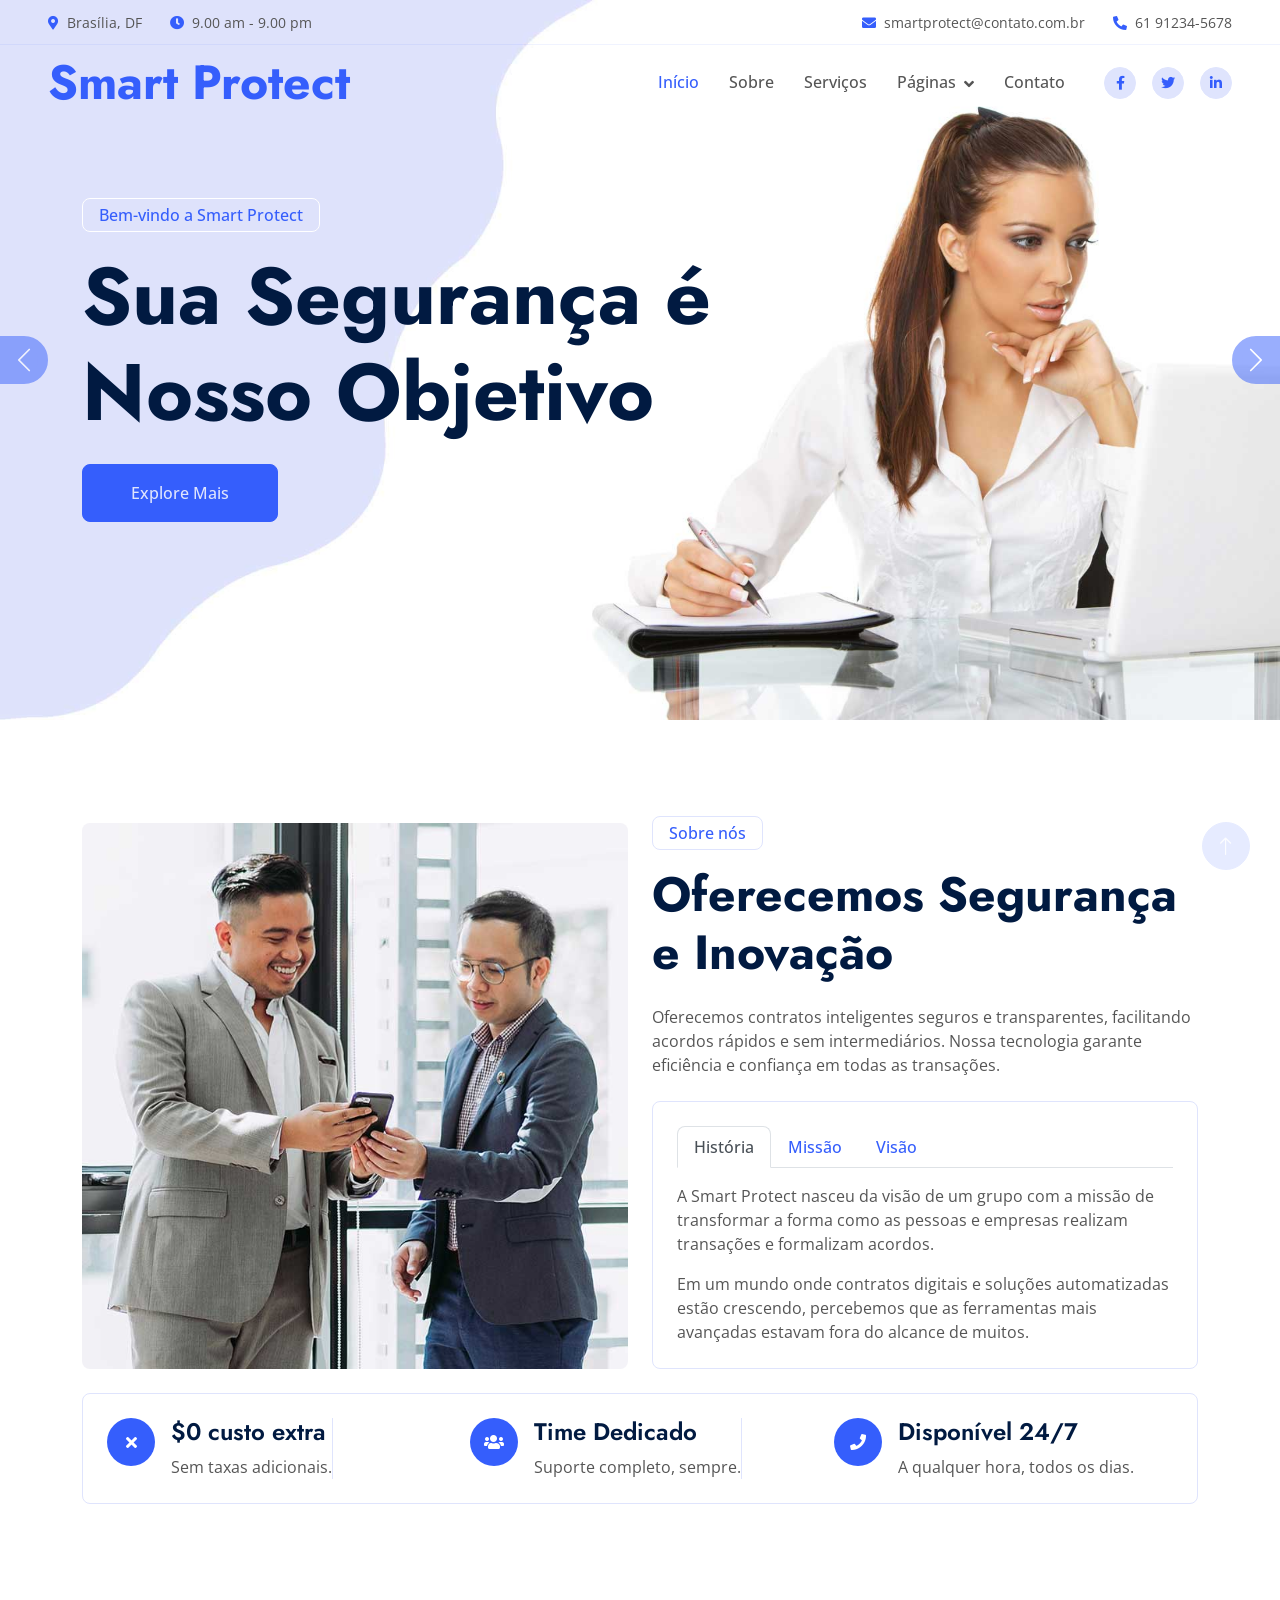
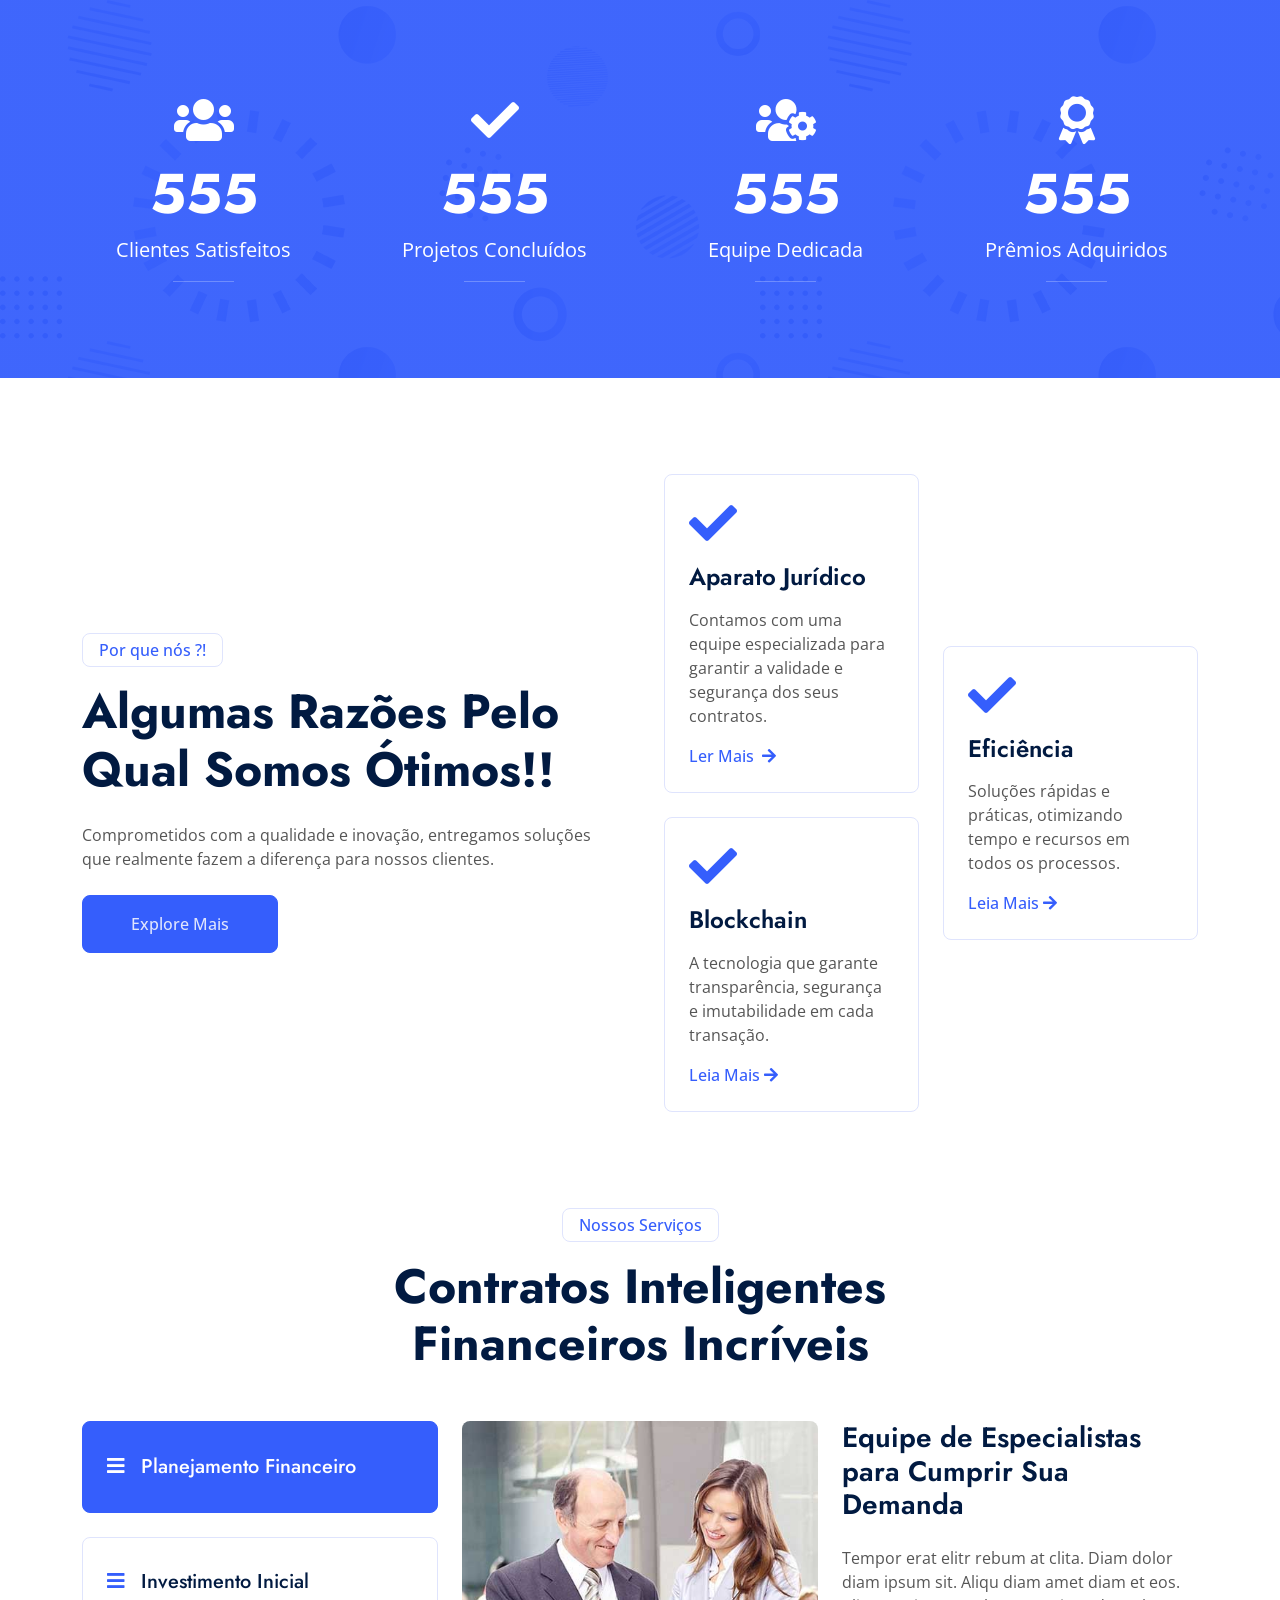
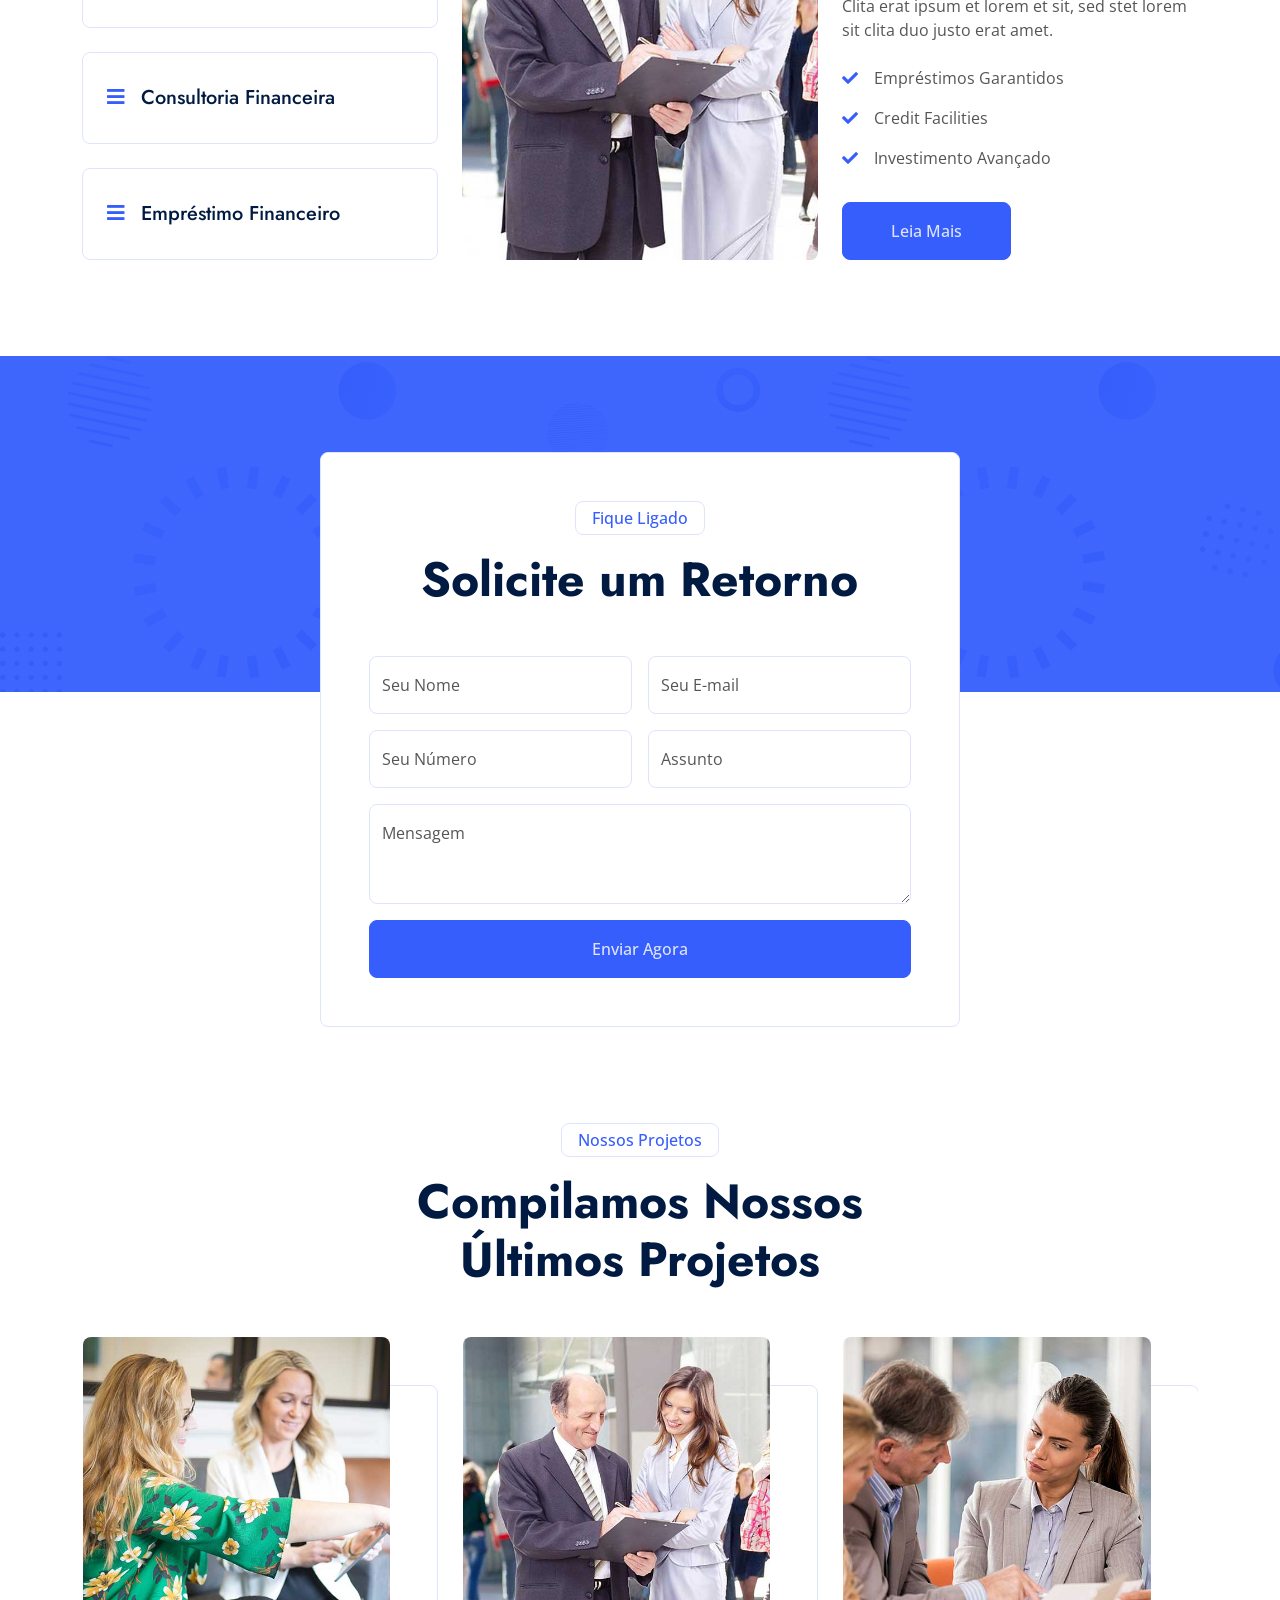
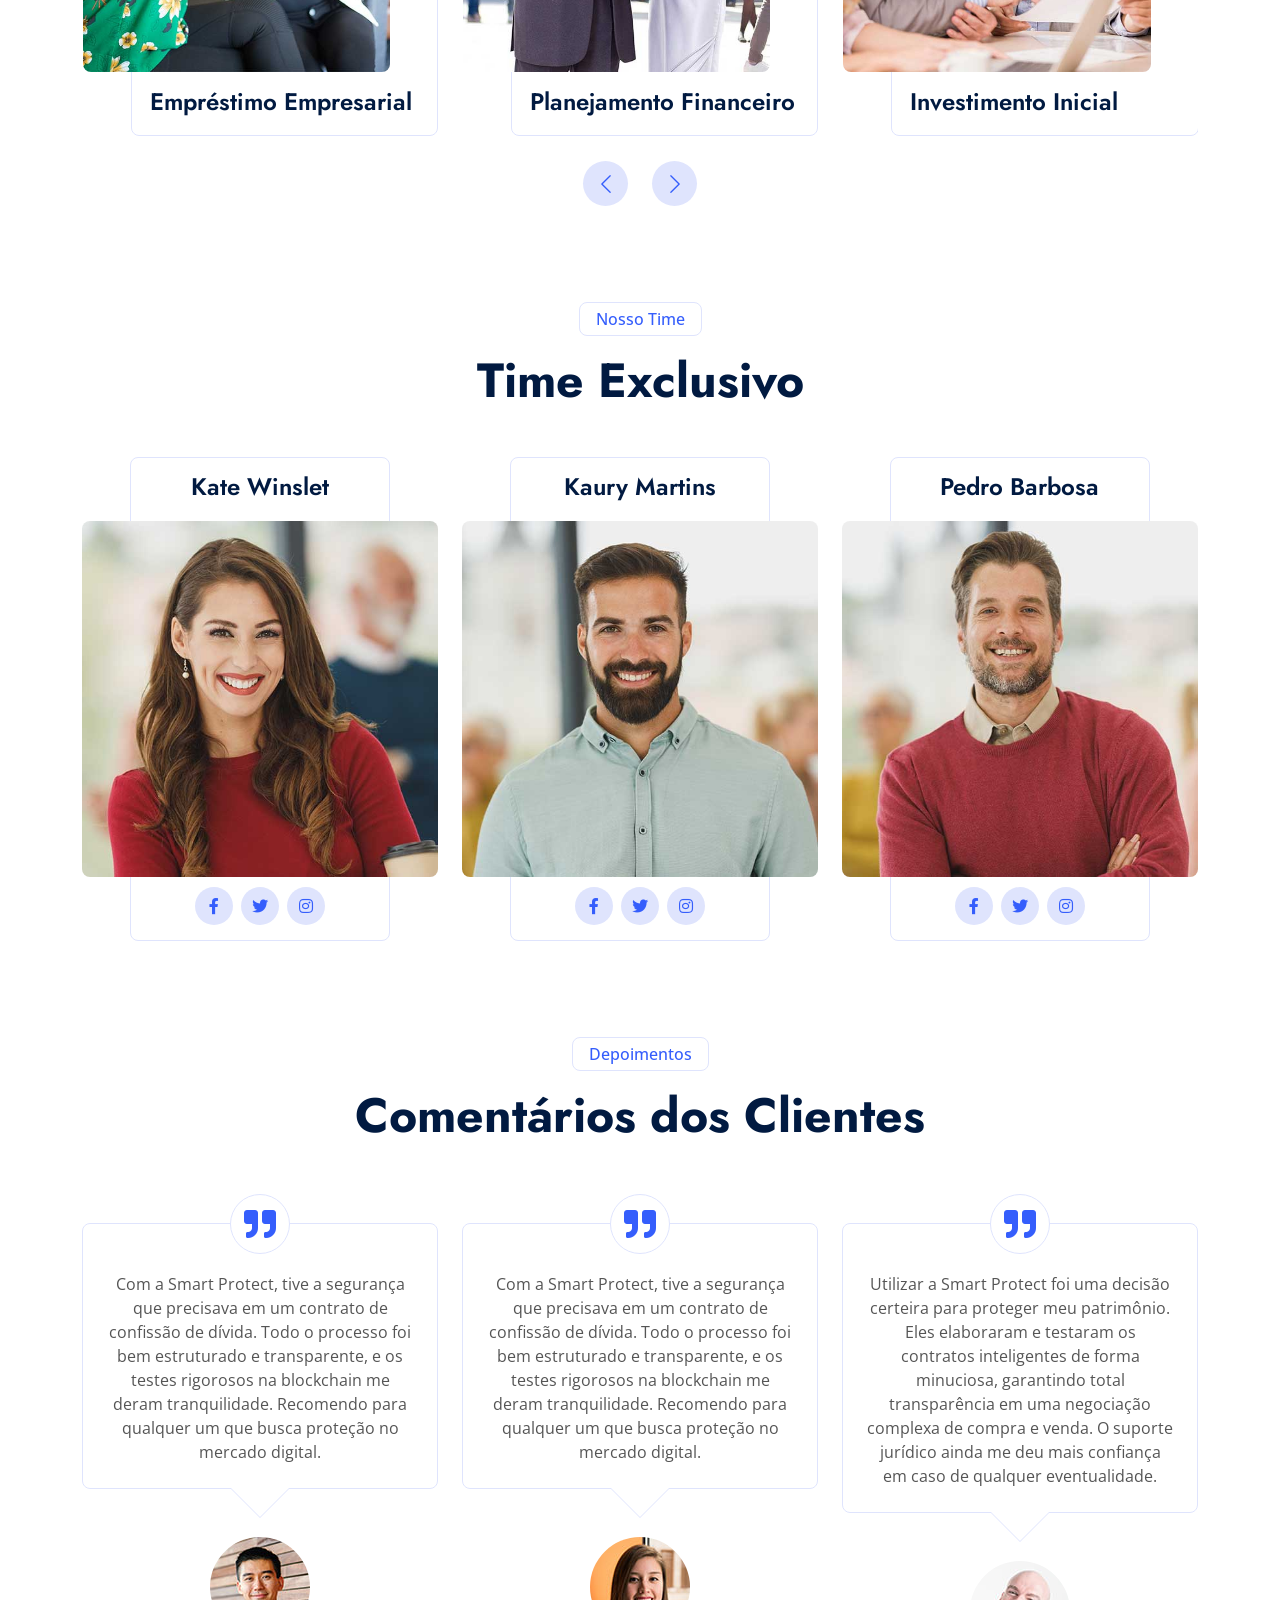
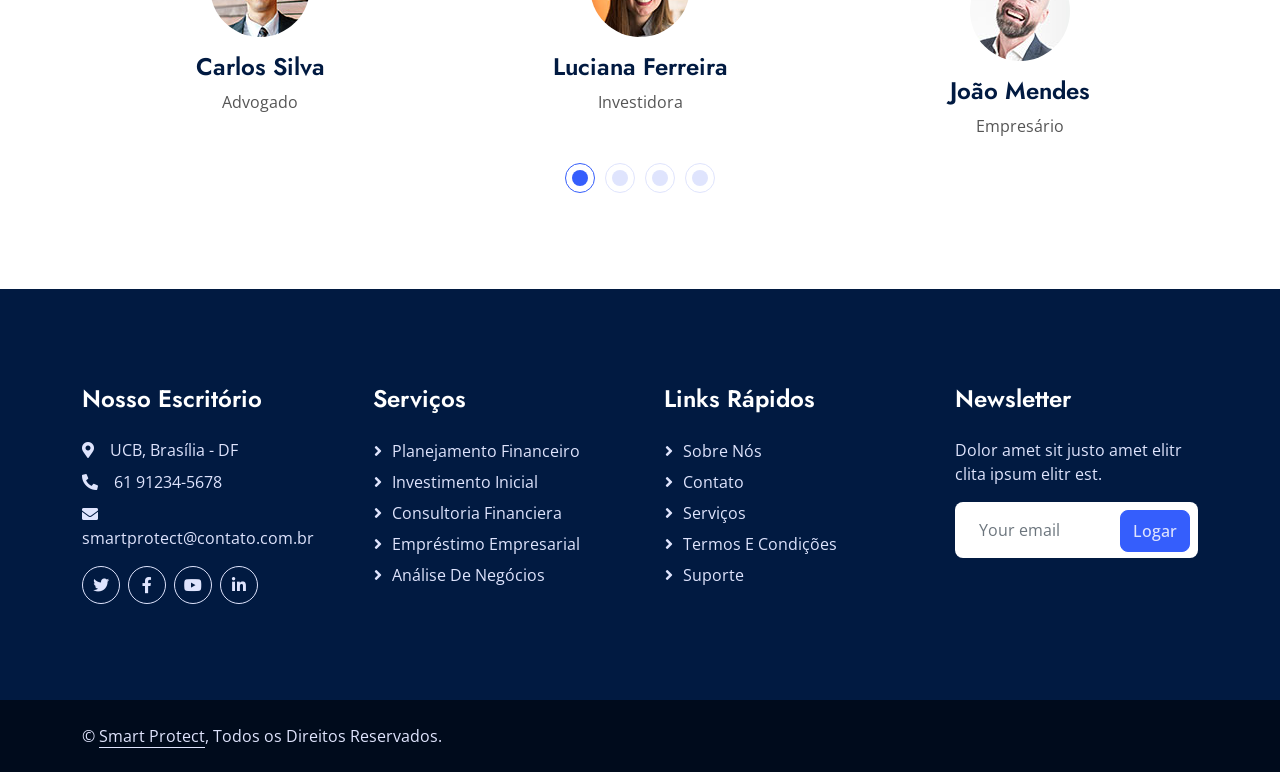
<file: index.html>
<!DOCTYPE html>
<html lang="en">

<head>
    <meta charset="utf-8">
    <title>Smart Protect</title>
    <meta content="width=device-width, initial-scale=1.0" name="viewport">
    <meta content="" name="keywords">
    <meta content="" name="description">

    <!-- Favicon -->
    <link href="img/favicon.ico" rel="icon">

    <!-- Google Web Fonts -->
    <link rel="preconnect" href="https://fonts.googleapis.com">
    <link rel="preconnect" href="https://fonts.gstatic.com" crossorigin>
    <link
        href="https://fonts.googleapis.com/css2?family=Jost:wght@500;600;700&family=Open+Sans:wght@400;500&display=swap"
        rel="stylesheet">

    <!-- Icon Font Stylesheet -->
    <link href="https://cdnjs.cloudflare.com/ajax/libs/font-awesome/5.10.0/css/all.min.css" rel="stylesheet">
    <link href="https://cdn.jsdelivr.net/npm/bootstrap-icons@1.4.1/font/bootstrap-icons.css" rel="stylesheet">

    <!-- Libraries Stylesheet -->
    <link href="lib/animate/animate.min.css" rel="stylesheet">
    <link href="lib/owlcarousel/assets/owl.carousel.min.css" rel="stylesheet">

    <!-- Customized Bootstrap Stylesheet -->
    <link href="css/bootstrap.min.css" rel="stylesheet">

    <!-- Template Stylesheet -->
    <link href="css/style.css" rel="stylesheet">
</head>

<body>
    <!-- Spinner Start -->
    <div id="spinner"
        class="show bg-white position-fixed translate-middle w-100 vh-100 top-50 start-50 d-flex align-items-center justify-content-center">
        <div class="spinner-border text-primary" role="status" style="width: 3rem; height: 3rem;"></div>
    </div>
    <!-- Spinner End -->


    <!-- Navbar Start -->
    <div class="container-fluid fixed-top px-0 wow fadeIn" data-wow-delay="0.1s">
        <div class="top-bar row gx-0 align-items-center d-none d-lg-flex">
            <div class="col-lg-6 px-5 text-start">
                <small><i class="fa fa-map-marker-alt text-primary me-2"></i>Brasília, DF</small>
                <small class="ms-4"><i class="fa fa-clock text-primary me-2"></i>9.00 am - 9.00 pm</small>
            </div>
            <div class="col-lg-6 px-5 text-end">
                <small><i class="fa fa-envelope text-primary me-2"></i>smartprotect@contato.com.br</small>
                <small class="ms-4"><i class="fa fa-phone-alt text-primary me-2"></i>61 91234-5678</small>
            </div>
        </div>

        <nav class="navbar navbar-expand-lg navbar-light py-lg-0 px-lg-5 wow fadeIn" data-wow-delay="0.1s">
            <a href="index.html" class="navbar-brand ms-4 ms-lg-0">
                <h1 class="display-5 text-primary m-0">Smart Protect</h1>
            </a>
            <button type="button" class="navbar-toggler me-4" data-bs-toggle="collapse"
                data-bs-target="#navbarCollapse">
                <span class="navbar-toggler-icon"></span>
            </button>
            <div class="collapse navbar-collapse" id="navbarCollapse">
                <div class="navbar-nav ms-auto p-4 p-lg-0">
                    <a href="index.html" class="nav-item nav-link active">Início</a>
                    <a href="about.html" class="nav-item nav-link">Sobre</a>
                    <a href="service.html" class="nav-item nav-link">Serviços</a>
                    <div class="nav-item dropdown">
                        <a href="#" class="nav-link dropdown-toggle" data-bs-toggle="dropdown">Páginas</a>
                        <div class="dropdown-menu border-light m-0">
                            <a href="project.html" class="dropdown-item">Projetos</a>
                            <a href="feature.html" class="dropdown-item">Features</a>
                            <a href="team.html" class="dropdown-item">Membros</a>
                            <a href="testimonial.html" class="dropdown-item">Depoimentos</a>
                            <a href="404.html" class="dropdown-item">404 Page</a>
                        </div>
                    </div>
                    <a href="contact.html" class="nav-item nav-link">Contato</a>
                </div>
                <div class="d-none d-lg-flex ms-2">
                    <a class="btn btn-light btn-sm-square rounded-circle ms-3" href="">
                        <small class="fab fa-facebook-f text-primary"></small>
                    </a>
                    <a class="btn btn-light btn-sm-square rounded-circle ms-3" href="">
                        <small class="fab fa-twitter text-primary"></small>
                    </a>
                    <a class="btn btn-light btn-sm-square rounded-circle ms-3" href="">
                        <small class="fab fa-linkedin-in text-primary"></small>
                    </a>
                </div>
            </div>
        </nav>
    </div>
    <!-- Navbar End -->


    <!-- Carousel Start -->
    <div class="container-fluid p-0 mb-5 wow fadeIn" data-wow-delay="0.1s">
        <div id="header-carousel" class="carousel slide carousel-fade" data-bs-ride="carousel">
            <div class="carousel-inner">
                <div class="carousel-item active">
                    <img class="w-100" src="img/carousel-1.jpg" alt="Image">
                    <div class="carousel-caption">
                        <div class="container">
                            <div class="row justify-content-start">
                                <div class="col-lg-8">
                                    <p
                                        class="d-inline-block border border-white rounded text-primary fw-semi-bold py-1 px-3 animated slideInDown">
                                        Bem-vindo a Smart Protect</p>
                                    <h1 class="display-1 mb-4 animated slideInDown">Sua Segurança é Nosso Objetivo
                                    </h1>
                                    <a href="" class="btn btn-primary py-3 px-5 animated slideInDown">Explore Mais</a>
                                </div>
                            </div>
                        </div>
                    </div>
                </div>
                <div class="carousel-item">
                    <img class="w-100" src="img/carousel-2.jpg" alt="Image">
                    <div class="carousel-caption">
                        <div class="container">
                            <div class="row justify-content-start">
                                <div class="col-lg-7">
                                    <p
                                        class="d-inline-block border border-white rounded text-primary fw-semi-bold py-1 px-3 animated slideInDown">
                                        Bem-vindo a SmartProtect</p>
                                    <h1 class="display-1 mb-4 animated slideInDown">Contratos Inteligentes Confiáveis</h1>
                                    <a href="" class="btn btn-primary py-3 px-5 animated slideInDown">Explore Mais</a>
                                </div>
                            </div>
                        </div>
                    </div>
                </div>
            </div>
            <button class="carousel-control-prev" type="button" data-bs-target="#header-carousel" data-bs-slide="prev">
                <span class="carousel-control-prev-icon" aria-hidden="true"></span>
                <span class="visually-hidden">Anterior</span>
            </button>
            <button class="carousel-control-next" type="button" data-bs-target="#header-carousel" data-bs-slide="next">
                <span class="carousel-control-next-icon" aria-hidden="true"></span>
                <span class="visually-hidden">Próximo</span>
            </button>
        </div>
    </div>
    <!-- Carousel End -->


    <!-- About Start -->
    <div class="container-xxl py-5">
        <div class="container">
            <div class="row g-4 align-items-end mb-4">
                <div class="col-lg-6 wow fadeInUp" data-wow-delay="0.1s">
                    <img class="img-fluid rounded" src="img/about.jpg">
                </div>
                <div class="col-lg-6 wow fadeInUp" data-wow-delay="0.3s">
                    <p class="d-inline-block border rounded text-primary fw-semi-bold py-1 px-3">Sobre nós</p>
                    <h1 class="display-5 mb-4">Oferecemos Segurança e Inovação</h1>
                    <p class="mb-4">Oferecemos contratos inteligentes seguros e transparentes, 
                        facilitando acordos rápidos e sem intermediários. Nossa tecnologia garante eficiência e confiança em todas as transações.
                    </p>
                    <div class="border rounded p-4">
                        <nav>
                            <div class="nav nav-tabs mb-3" id="nav-tab" role="tablist">
                                <button class="nav-link fw-semi-bold active" id="nav-story-tab" data-bs-toggle="tab"
                                    data-bs-target="#nav-story" type="button" role="tab" aria-controls="nav-story"
                                    aria-selected="true">História</button>
                                <button class="nav-link fw-semi-bold" id="nav-mission-tab" data-bs-toggle="tab"
                                    data-bs-target="#nav-mission" type="button" role="tab" aria-controls="nav-mission"
                                    aria-selected="false">Missão</button>
                                <button class="nav-link fw-semi-bold" id="nav-vision-tab" data-bs-toggle="tab"
                                    data-bs-target="#nav-vision" type="button" role="tab" aria-controls="nav-vision"
                                    aria-selected="false">Visão</button>
                            </div>
                        </nav>
                        <div class="tab-content" id="nav-tabContent">
                            <div class="tab-pane fade show active" id="nav-story" role="tabpanel"
                                aria-labelledby="nav-story-tab">
                                <p>A Smart Protect nasceu da visão de um grupo com a missão de transformar a forma como as pessoas e empresas realizam transações e formalizam acordos.  </p>
                                <p class="mb-0">Em um mundo onde contratos digitais e 
                                    soluções automatizadas estão crescendo, percebemos que as ferramentas mais avançadas estavam fora do alcance de muitos.</p>
                            </div>
                            <div class="tab-pane fade" id="nav-mission" role="tabpanel"
                                aria-labelledby="nav-mission-tab">
                                <p>Democratizar o acesso a contratos inteligentes, tornando-os acessíveis, simples e seguros para todos, 
                                    independentemente do seu conhecimento técnico.</p>
                                <p class="mb-0">Acreditamos que todos,
                                    devem ter a oportunidade de utilizar essa tecnologia inovadora para realizar transações de forma eficiente e transparente</p>
                            </div>
                            <div class="tab-pane fade" id="nav-vision" role="tabpanel" aria-labelledby="nav-vision-tab">
                                <p>Ser a plataforma líder em contratos inteligentes acessíveis, tornando essa tecnologia simples e segura para indivíduos e empresas, tornando os contratos inteligentes amplamente utilizados.</p>
                                <p class="mb-0">Queremos transformar a forma como as pessoas e empresas fazem acordos.</p>
                            </div>
                        </div>
                    </div>
                </div>
            </div>
            <div class="border rounded p-4 wow fadeInUp" data-wow-delay="0.1s">
                <div class="row g-4">
                    <div class="col-lg-4 wow fadeIn" data-wow-delay="0.1s">
                        <div class="h-100">
                            <div class="d-flex">
                                <div class="flex-shrink-0 btn-lg-square rounded-circle bg-primary">
                                    <i class="fa fa-times text-white"></i>
                                </div>
                                <div class="ps-3">
                                    <h4>$0 custo extra</h4>
                                    <span>Sem taxas adicionais.</span>
                                </div>
                                <div class="border-end d-none d-lg-block"></div>
                            </div>
                            <div class="border-bottom mt-4 d-block d-lg-none"></div>
                        </div>
                    </div>
                    <div class="col-lg-4 wow fadeIn" data-wow-delay="0.3s">
                        <div class="h-100">
                            <div class="d-flex">
                                <div class="flex-shrink-0 btn-lg-square rounded-circle bg-primary">
                                    <i class="fa fa-users text-white"></i>
                                </div>
                                <div class="ps-3">
                                    <h4>Time Dedicado</h4>
                                    <span>Suporte completo, sempre.</span>
                                </div>
                                <div class="border-end d-none d-lg-block"></div>
                            </div>
                            <div class="border-bottom mt-4 d-block d-lg-none"></div>
                        </div>
                    </div>
                    <div class="col-lg-4 wow fadeIn" data-wow-delay="0.5s">
                        <div class="h-100">
                            <div class="d-flex">
                                <div class="flex-shrink-0 btn-lg-square rounded-circle bg-primary">
                                    <i class="fa fa-phone text-white"></i>
                                </div>
                                <div class="ps-3">
                                    <h4>Disponível 24/7</h4>
                                    <span>A qualquer hora, todos os dias.</span>
                                </div>
                            </div>
                        </div>
                    </div>
                </div>
            </div>
        </div>
    </div>
    <!-- About End -->


    <!-- Facts Start -->
    <div class="container-fluid facts my-5 py-5">
        <div class="container py-5">
            <div class="row g-5">
                <div class="col-sm-6 col-lg-3 text-center wow fadeIn" data-wow-delay="0.1s">
                    <i class="fa fa-users fa-3x text-white mb-3"></i>
                    <h1 class="display-4 text-white" data-toggle="counter-up">1234</h1>
                    <span class="fs-5 text-white">Clientes Satisfeitos</span>
                    <hr class="bg-white w-25 mx-auto mb-0">
                </div>
                <div class="col-sm-6 col-lg-3 text-center wow fadeIn" data-wow-delay="0.3s">
                    <i class="fa fa-check fa-3x text-white mb-3"></i>
                    <h1 class="display-4 text-white" data-toggle="counter-up">1234</h1>
                    <span class="fs-5 text-white">Projetos Concluídos</span>
                    <hr class="bg-white w-25 mx-auto mb-0">
                </div>
                <div class="col-sm-6 col-lg-3 text-center wow fadeIn" data-wow-delay="0.5s">
                    <i class="fa fa-users-cog fa-3x text-white mb-3"></i>
                    <h1 class="display-4 text-white" data-toggle="counter-up">1234</h1>
                    <span class="fs-5 text-white">Equipe Dedicada</span>
                    <hr class="bg-white w-25 mx-auto mb-0">
                </div>
                <div class="col-sm-6 col-lg-3 text-center wow fadeIn" data-wow-delay="0.7s">
                    <i class="fa fa-award fa-3x text-white mb-3"></i>
                    <h1 class="display-4 text-white" data-toggle="counter-up">1234</h1>
                    <span class="fs-5 text-white">Prêmios Adquiridos</span>
                    <hr class="bg-white w-25 mx-auto mb-0">
                </div>
            </div>
        </div>
    </div>
    <!-- Facts End -->


    <!-- Features Start -->
    <div class="container-xxl feature py-5">
        <div class="container">
            <div class="row g-5 align-items-center">
                <div class="col-lg-6 wow fadeInUp" data-wow-delay="0.1s">
                    <p class="d-inline-block border rounded text-primary fw-semi-bold py-1 px-3">Por que nós ?!</p>
                    <h1 class="display-5 mb-4">Algumas Razões Pelo Qual Somos Ótimos!!</h1>
                    <p class="mb-4">Comprometidos com a qualidade e inovação, entregamos soluções que realmente fazem a diferença para nossos clientes.
                    </p>
                    <a class="btn btn-primary py-3 px-5" href="">Explore Mais</a>
                </div>
                <div class="col-lg-6">
                    <div class="row g-4 align-items-center">
                        <div class="col-md-6">
                            <div class="row g-4">
                                <div class="col-12 wow fadeIn" data-wow-delay="0.3s">
                                    <div class="feature-box border rounded p-4">
                                        <i class="fa fa-check fa-3x text-primary mb-3"></i>
                                        <h4 class="mb-3">Aparato Jurídico </h4>
                                        <p class="mb-3">Contamos com uma equipe especializada para garantir a validade e segurança dos seus contratos.</p>
                                        <a class="fw-semi-bold" href="">Ler Mais <i
                                                class="fa fa-arrow-right ms-1"></i></a>
                                    </div>
                                </div>
                                <div class="col-12 wow fadeIn" data-wow-delay="0.5s">
                                    <div class="feature-box border rounded p-4">
                                        <i class="fa fa-check fa-3x text-primary mb-3"></i>
                                        <h4 class="mb-3">Blockchain</h4>
                                        <p class="mb-3">A tecnologia que garante transparência, segurança e imutabilidade em cada transação.</p>
                                        <a class="fw-semi-bold" href="">Leia Mais<i
                                                class="fa fa-arrow-right ms-1"></i></a>
                                    </div>
                                </div>
                            </div>
                        </div>
                        <div class="col-md-6 wow fadeIn" data-wow-delay="0.7s">
                            <div class="feature-box border rounded p-4">
                                <i class="fa fa-check fa-3x text-primary mb-3"></i>
                                <h4 class="mb-3">Eficiência</h4>
                                <p class="mb-3">Soluções rápidas e práticas, otimizando tempo e recursos em todos os processos.</p>
                                <a class="fw-semi-bold" href="">Leia Mais<i class="fa fa-arrow-right ms-1"></i></a>
                            </div>
                        </div>
                    </div>
                </div>
            </div>
        </div>
    </div>
    <!-- Features End -->


    <!-- Service Start -->
    <div class="container-xxl service py-5">
        <div class="container">
            <div class="text-center mx-auto wow fadeInUp" data-wow-delay="0.1s" style="max-width: 600px;">
                <p class="d-inline-block border rounded text-primary fw-semi-bold py-1 px-3">Nossos Serviços</p>
                <h1 class="display-5 mb-5">Contratos Inteligentes Financeiros Incríveis</h1>
            </div>
            <div class="row g-4 wow fadeInUp" data-wow-delay="0.3s">
                <div class="col-lg-4">
                    <div class="nav nav-pills d-flex justify-content-between w-100 h-100 me-4">
                        <button class="nav-link w-100 d-flex align-items-center text-start border p-4 mb-4 active"
                            data-bs-toggle="pill" data-bs-target="#tab-pane-1" type="button">
                            <h5 class="m-0"><i class="fa fa-bars text-primary me-3"></i>Planejamento Financeiro</h5>
                        </button>
                        <button class="nav-link w-100 d-flex align-items-center text-start border p-4 mb-4"
                            data-bs-toggle="pill" data-bs-target="#tab-pane-2" type="button">
                            <h5 class="m-0"><i class="fa fa-bars text-primary me-3"></i>Investimento Inicial</h5>
                        </button>
                        <button class="nav-link w-100 d-flex align-items-center text-start border p-4 mb-4"
                            data-bs-toggle="pill" data-bs-target="#tab-pane-3" type="button">
                            <h5 class="m-0"><i class="fa fa-bars text-primary me-3"></i>Consultoria Financeira</h5>
                        </button>
                        <button class="nav-link w-100 d-flex align-items-center text-start border p-4 mb-0"
                            data-bs-toggle="pill" data-bs-target="#tab-pane-4" type="button">
                            <h5 class="m-0"><i class="fa fa-bars text-primary me-3"></i>Empréstimo Financeiro</h5>
                        </button>
                    </div>
                </div>
                <div class="col-lg-8">
                    <div class="tab-content w-100">
                        <div class="tab-pane fade show active" id="tab-pane-1">
                            <div class="row g-4">
                                <div class="col-md-6" style="min-height: 350px;">
                                    <div class="position-relative h-100">
                                        <img class="position-absolute rounded w-100 h-100" src="img/service-1.jpg"
                                            style="object-fit: cover;" alt="">
                                    </div>
                                </div>
                                <div class="col-md-6">
                                    <h3 class="mb-4">Equipe de Especialistas para Cumprir Sua Demanda</h3>
                                    <p class="mb-4">Tempor erat elitr rebum at clita. Diam dolor diam ipsum sit. Aliqu
                                        diam amet diam et eos. Clita erat ipsum et lorem et sit, sed stet lorem sit
                                        clita duo justo erat amet.</p>
                                    <p><i class="fa fa-check text-primary me-3"></i>Empréstimos Garantidos</p>
                                    <p><i class="fa fa-check text-primary me-3"></i>Credit Facilities</p>
                                    <p><i class="fa fa-check text-primary me-3"></i>Investimento Avançado</p>
                                    <a href="" class="btn btn-primary py-3 px-5 mt-3">Leia Mais </a>
                                </div>
                            </div>
                        </div>
                        <div class="tab-pane fade" id="tab-pane-2">
                            <div class="row g-4">
                                <div class="col-md-6" style="min-height: 350px;">
                                    <div class="position-relative h-100">
                                        <img class="position-absolute rounded w-100 h-100" src="img/service-2.jpg"
                                            style="object-fit: cover;" alt="">
                                    </div>
                                </div>
                                <div class="col-md-6">
                                    <h3 class="mb-4">Equipe de Especialistas para Cumprir Sua Demanda</h3>
                                    <p class="mb-4">Tempor erat elitr rebum at clita. Diam dolor diam ipsum sit. Aliqu
                                        diam amet diam et eos. Clita erat ipsum et lorem et sit, sed stet lorem sit
                                        clita duo justo erat amet.</p>
                                    <p><i class="fa fa-check text-primary me-3"></i>Empréstimos Garantidos</p>
                                    <p><i class="fa fa-check text-primary me-3"></i>Linhas de Crédito</p>
                                    <p><i class="fa fa-check text-primary me-3"></i>Investimento Avançado</p>
                                    <a href="" class="btn btn-primary py-3 px-5 mt-3">Leia Mais</a>
                                </div>
                            </div>
                        </div>
                        <div class="tab-pane fade" id="tab-pane-3">
                            <div class="row g-4">
                                <div class="col-md-6" style="min-height: 350px;">
                                    <div class="position-relative h-100">
                                        <img class="position-absolute rounded w-100 h-100" src="img/service-3.jpg"
                                            style="object-fit: cover;" alt="">
                                    </div>
                                </div>
                                <div class="col-md-6">
                                    <h3 class="mb-4">Equipe de Especialistas para Cumprir Sua Demanda</h3>
                                    <p class="mb-4">Tempor erat elitr rebum at clita. Diam dolor diam ipsum sit. Aliqu
                                        diam amet diam et eos. Clita erat ipsum et lorem et sit, sed stet lorem sit
                                        clita duo justo erat amet.</p>
                                    <p><i class="fa fa-check text-primary me-3"></i>Empréstimos Garantidos</p>
                                    <p><i class="fa fa-check text-primary me-3"></i>Linhas de Crédito</p>
                                    <p><i class="fa fa-check text-primary me-3"></i>Investimento Avançado</p>
                                    <a href="" class="btn btn-primary py-3 px-5 mt-3">Leia Mais </a>
                                </div>
                            </div>
                        </div>
                        <div class="tab-pane fade" id="tab-pane-4">
                            <div class="row g-4">
                                <div class="col-md-6" style="min-height: 350px;">
                                    <div class="position-relative h-100">
                                        <img class="position-absolute rounded w-100 h-100" src="img/service-4.jpg"
                                            style="object-fit: cover;" alt="">
                                    </div>
                                </div>
                                <div class="col-md-6">
                                    <h3 class="mb-4">Equipe de Especialistas para Cumprir Sua Demanda</h3>
                                    <p class="mb-4">Tempor erat elitr rebum at clita. Diam dolor diam ipsum sit. Aliqu
                                        diam amet diam et eos. Clita erat ipsum et lorem et sit, sed stet lorem sit
                                        clita duo justo erat amet.</p>
                                    <p><i class="fa fa-check text-primary me-3"></i>Empréstimos Garantidos</p>
                                    <p><i class="fa fa-check text-primary me-3"></i>Linhas de Crédito</p>
                                    <p><i class="fa fa-check text-primary me-3"></i>Investimento Avançado</p>
                                    <a href="" class="btn btn-primary py-3 px-5 mt-3">Leia Mais</a>
                                </div>
                            </div>
                        </div>
                    </div>
                </div>
            </div>
        </div>
    </div>
    <!-- Service End -->


    <!-- Callback Start -->
    <div class="container-fluid callback my-5 pt-5">
        <div class="container pt-5">
            <div class="row justify-content-center">
                <div class="col-lg-7">
                    <div class="bg-white border rounded p-4 p-sm-5 wow fadeInUp" data-wow-delay="0.5s">
                        <div class="text-center mx-auto wow fadeInUp" data-wow-delay="0.1s" style="max-width: 600px;">
                            <p class="d-inline-block border rounded text-primary fw-semi-bold py-1 px-3">Fique Ligado
                            </p>
                            <h1 class="display-5 mb-5">Solicite um Retorno</h1>
                        </div>
                        <div class="row g-3">
                            <div class="col-sm-6">
                                <div class="form-floating">
                                    <input type="text" class="form-control" id="name" placeholder="Your Name">
                                    <label for="name">Seu Nome</label>
                                </div>
                            </div>
                            <div class="col-sm-6">
                                <div class="form-floating">
                                    <input type="email" class="form-control" id="mail" placeholder="Your Email">
                                    <label for="mail">Seu E-mail </label>
                                </div>
                            </div>
                            <div class="col-sm-6">
                                <div class="form-floating">
                                    <input type="text" class="form-control" id="mobile" placeholder="Your Mobile">
                                    <label for="mobile">Seu Número</label>
                                </div>
                            </div>
                            <div class="col-sm-6">
                                <div class="form-floating">
                                    <input type="text" class="form-control" id="subject" placeholder="Subject">
                                    <label for="subject">Assunto</label>
                                </div>
                            </div>
                            <div class="col-12">
                                <div class="form-floating">
                                    <textarea class="form-control" placeholder="Leave a message here" id="message"
                                        style="height: 100px"></textarea>
                                    <label for="message">Mensagem</label>
                                </div>
                            </div>
                            <div class="col-12 text-center">
                                <button class="btn btn-primary w-100 py-3" type="submit">Enviar Agora</button>
                            </div>
                        </div>
                    </div>
                </div>
            </div>
        </div>
    </div>
    <!-- Callback End -->


    <!-- Projects Start -->
    <div class="container-xxl py-5">
        <div class="container">
            <div class="text-center mx-auto wow fadeInUp" data-wow-delay="0.1s" style="max-width: 600px;">
                <p class="d-inline-block border rounded text-primary fw-semi-bold py-1 px-3">Nossos Projetos</p>
                <h1 class="display-5 mb-5">Compilamos Nossos Últimos Projetos</h1>
            </div>
            <div class="owl-carousel project-carousel wow fadeInUp" data-wow-delay="0.3s">
                <div class="project-item pe-5 pb-5">
                    <div class="project-img mb-3">
                        <img class="img-fluid rounded" src="img/service-1.jpg" alt="">
                        <a href=""><i class="fa fa-link fa-3x text-primary"></i></a>
                    </div>
                    <div class="project-title">
                        <h4 class="mb-0">Planejamento Financeiro</h4>
                    </div>
                </div>
                <div class="project-item pe-5 pb-5">
                    <div class="project-img mb-3">
                        <img class="img-fluid rounded" src="img/service-2.jpg" alt="">
                        <a href=""><i class="fa fa-link fa-3x text-primary"></i></a>
                    </div>
                    <div class="project-title">
                        <h4 class="mb-0">Investimento Inicial</h4>
                    </div>
                </div>
                <div class="project-item pe-5 pb-5">
                    <div class="project-img mb-3">
                        <img class="img-fluid rounded" src="img/service-3.jpg" alt="">
                        <a href=""><i class="fa fa-link fa-3x text-primary"></i></a>
                    </div>
                    <div class="project-title">
                        <h4 class="mb-0">Consultoria Financeira</h4>
                    </div>
                </div>
                <div class="project-item pe-5 pb-5">
                    <div class="project-img mb-3">
                        <img class="img-fluid rounded" src="img/service-4.jpg" alt="">
                        <a href=""><i class="fa fa-link fa-3x text-primary"></i></a>
                    </div>
                    <div class="project-title">
                        <h4 class="mb-0">Empréstimo Empresarial</h4>
                    </div>
                </div>
            </div>
        </div>
    </div>
    <!-- Projects End -->


    <!-- Team Start -->
    <div class="container-xxl py-5">
        <div class="container">
            <div class="text-center mx-auto wow fadeInUp" data-wow-delay="0.1s" style="max-width: 600px;">
                <p class="d-inline-block border rounded text-primary fw-semi-bold py-1 px-3">Nosso Time</p>
                <h1 class="display-5 mb-5">Time Exclusivo</h1>
            </div>
            <div class="row g-4">
                <div class="col-lg-4 col-md-6 wow fadeInUp" data-wow-delay="0.1s">
                    <div class="team-item">
                        <img class="img-fluid rounded" src="img/team-1.jpg" alt="">
                        <div class="team-text">
                            <h4 class="mb-0">Kate Winslet</h4>
                            <div class="team-social d-flex">
                                <a class="btn btn-square rounded-circle mx-1" href=""><i
                                        class="fab fa-facebook-f"></i></a>
                                <a class="btn btn-square rounded-circle mx-1" href=""><i class="fab fa-twitter"></i></a>
                                <a class="btn btn-square rounded-circle mx-1" href=""><i
                                        class="fab fa-instagram"></i></a>
                            </div>
                        </div>
                    </div>
                </div>
                <div class="col-lg-4 col-md-6 wow fadeInUp" data-wow-delay="0.3s">
                    <div class="team-item">
                        <img class="img-fluid rounded" src="img/team-2.jpg" alt="">
                        <div class="team-text">
                            <h4 class="mb-0">Kaury Martins</h4>
                            <div class="team-social d-flex">
                                <a class="btn btn-square rounded-circle mx-1" href=""><i
                                        class="fab fa-facebook-f"></i></a>
                                <a class="btn btn-square rounded-circle mx-1" href=""><i class="fab fa-twitter"></i></a>
                                <a class="btn btn-square rounded-circle mx-1" href=""><i
                                        class="fab fa-instagram"></i></a>
                            </div>
                        </div>
                    </div>
                </div>
                <div class="col-lg-4 col-md-6 wow fadeInUp" data-wow-delay="0.5s">
                    <div class="team-item">
                        <img class="img-fluid rounded" src="img/team-3.jpg" alt="">
                        <div class="team-text">
                            <h4 class="mb-0">Pedro Barbosa</h4>
                            <div class="team-social d-flex">
                                <a class="btn btn-square rounded-circle mx-1" href=""><i
                                        class="fab fa-facebook-f"></i></a>
                                <a class="btn btn-square rounded-circle mx-1" href=""><i class="fab fa-twitter"></i></a>
                                <a class="btn btn-square rounded-circle mx-1" href=""><i
                                        class="fab fa-instagram"></i></a>
                            </div>
                        </div>
                    </div>
                </div>
            </div>
        </div>
    </div>
    <!-- Team End -->


    <!-- Testimonial Start -->
    <div class="container-xxl py-5">
        <div class="container">
            <div class="text-center mx-auto wow fadeInUp" data-wow-delay="0.1s" style="max-width: 600px;">
                <p class="d-inline-block border rounded text-primary fw-semi-bold py-1 px-3">Depoimentos</p>
                <h1 class="display-5 mb-5">Comentários dos Clientes</h1>
            </div>
            <div class="owl-carousel testimonial-carousel wow fadeInUp" data-wow-delay="0.3s">
                <div class="testimonial-item">
                    <div class="testimonial-text border rounded p-4 pt-5 mb-5">
                        <div class="btn-square bg-white border rounded-circle">
                            <i class="fa fa-quote-right fa-2x text-primary"></i>
                        </div>
                        Com a Smart Protect, tive a segurança que precisava em um contrato de confissão de dívida. 
                        Todo o processo foi bem estruturado e transparente, e os testes rigorosos na blockchain me deram tranquilidade. 
                        Recomendo para qualquer um que busca proteção no mercado digital.


                    </div>
                    <img class="rounded-circle mb-3" src="img/testimonial-1.jpg" alt="">
                    <h4>Luciana Ferreira</h4>
                    <span>Investidora</span>
                </div>
                <div class="testimonial-item">
                    <div class="testimonial-text border rounded p-4 pt-5 mb-5">
                        <div class="btn-square bg-white border rounded-circle">
                            <i class="fa fa-quote-right fa-2x text-primary"></i>
                        </div>
                        Utilizar a Smart Protect foi uma decisão certeira para proteger meu patrimônio.
                        Eles elaboraram e testaram os contratos inteligentes de forma minuciosa, garantindo total transparência em uma negociação 
                        complexa de compra e venda. 
                        O suporte jurídico ainda me deu mais confiança em caso de qualquer eventualidade.
                    </div>
                    <img class="rounded-circle mb-3" src="img/testimonial-2.jpg" alt="">
                    <h4>João Mendes</h4>
                    <span>Empresário</span>
                </div>
                <div class="testimonial-item">
                    <div class="testimonial-text border rounded p-4 pt-5 mb-5">
                        <div class="btn-square bg-white border rounded-circle">
                            <i class="fa fa-quote-right fa-2x text-primary"></i>
                        </div>
                        A Smart Protect foi essencial na elaboração de um contrato de compra a termo. 
                        Além de criar um documento seguro e testado, 
                        o suporte jurídico oferecido foi impecável. Me sinto protegido e confiante para futuras negociações
                    </div>
                    <img class="rounded-circle mb-3" src="img/testimonial-3.jpg" alt="">
                    <h4>Marcela Andrade</h4>
                    <span>Produtora Rural</span>
                </div>
                <div class="testimonial-item">
                    <div class="testimonial-text border rounded p-4 pt-5 mb-5">
                        <div class="btn-square bg-white border rounded-circle">
                            <i class="fa fa-quote-right fa-2x text-primary"></i>
                        </div>
                        Com a Smart Protect, tive a segurança que precisava em um contrato de confissão de dívida. 
                        Todo o processo foi bem estruturado e transparente, 
                        e os testes rigorosos na blockchain me deram tranquilidade. Recomendo para qualquer um que busca proteção no mercado digital.
                    </div>
                    <img class="rounded-circle mb-3" src="img/testimonial-4.jpg" alt="">
                    <h4>Carlos Silva</h4>
                    <span>Advogado</span>
                </div>
            </div>
        </div>
    </div>
    <!-- Testimonial End -->


    <!-- Footer Start -->
    <div class="container-fluid bg-dark text-light footer mt-5 py-5 wow fadeIn" data-wow-delay="0.1s">
        <div class="container py-5">
            <div class="row g-5">
                <div class="col-lg-3 col-md-6">
                    <h4 class="text-white mb-4">Nosso Escritório</h4>
                    <p class="mb-2"><i class="fa fa-map-marker-alt me-3"></i>UCB, Brasília - DF</p>
                    <p class="mb-2"><i class="fa fa-phone-alt me-3"></i>61 91234-5678</p>
                    <p class="mb-2"><i class="fa fa-envelope me-3"></i>smartprotect@contato.com.br</p>
                    <div class="d-flex pt-2">
                        <a class="btn btn-square btn-outline-light rounded-circle me-2" href=""><i
                                class="fab fa-twitter"></i></a>
                        <a class="btn btn-square btn-outline-light rounded-circle me-2" href=""><i
                                class="fab fa-facebook-f"></i></a>
                        <a class="btn btn-square btn-outline-light rounded-circle me-2" href=""><i
                                class="fab fa-youtube"></i></a>
                        <a class="btn btn-square btn-outline-light rounded-circle me-2" href=""><i
                                class="fab fa-linkedin-in"></i></a>
                    </div>
                </div>
                <div class="col-lg-3 col-md-6">
                    <h4 class="text-white mb-4">Serviços</h4>
                    <a class="btn btn-link" href="">Planejamento Financeiro</a>
                    <a class="btn btn-link" href="">Investimento Inicial</a>
                    <a class="btn btn-link" href="">Consultoria Financiera</a>
                    <a class="btn btn-link" href="">Empréstimo Empresarial</a>
                    <a class="btn btn-link" href="">Análise de Negócios</a>
                </div>
                <div class="col-lg-3 col-md-6">
                    <h4 class="text-white mb-4">Links Rápidos</h4>
                    <a class="btn btn-link" href="">Sobre nós</a>
                    <a class="btn btn-link" href="">Contato</a>
                    <a class="btn btn-link" href="">Serviços</a>
                    <a class="btn btn-link" href="">Termos e Condições</a>
                    <a class="btn btn-link" href="">Suporte</a>
                </div>
                <div class="col-lg-3 col-md-6">
                    <h4 class="text-white mb-4">Newsletter</h4>
                    <p>Dolor amet sit justo amet elitr clita ipsum elitr est.</p>
                    <div class="position-relative w-100">
                        <input class="form-control bg-white border-0 w-100 py-3 ps-4 pe-5" type="text"
                            placeholder="Your email">
                        <button type="button"
                            class="btn btn-primary py-2 position-absolute top-0 end-0 mt-2 me-2">Logar</button>
                    </div>
                </div>
            </div>
        </div>
    </div>
    <!-- Footer End -->


    <!-- Copyright Start -->
    <div class="container-fluid copyright py-4">
        <div class="container">
            <div class="row">
                <div class="col-md-6 text-center text-md-start mb-3 mb-md-0">
                    &copy; <a class="border-bottom" href="#">Smart Protect</a>, Todos os Direitos Reservados.
                </div>
            
            </div>
        </div>
    </div>
    <!-- Copyright End -->


    <!-- Back to Top -->
    <a href="#" class="btn btn-lg btn-primary btn-lg-square rounded-circle back-to-top"><i
            class="bi bi-arrow-up"></i></a>


    <!-- JavaScript Libraries -->
    <script src="https://code.jquery.com/jquery-3.4.1.min.js"></script>
    <script src="https://cdn.jsdelivr.net/npm/bootstrap@5.0.0/dist/js/bootstrap.bundle.min.js"></script>
    <script src="lib/wow/wow.min.js"></script>
    <script src="lib/easing/easing.min.js"></script>
    <script src="lib/waypoints/waypoints.min.js"></script>
    <script src="lib/owlcarousel/owl.carousel.min.js"></script>
    <script src="lib/counterup/counterup.min.js"></script>

    <!-- Template Javascript -->
    <script src="js/main.js"></script>
</body>

</html>
</file>
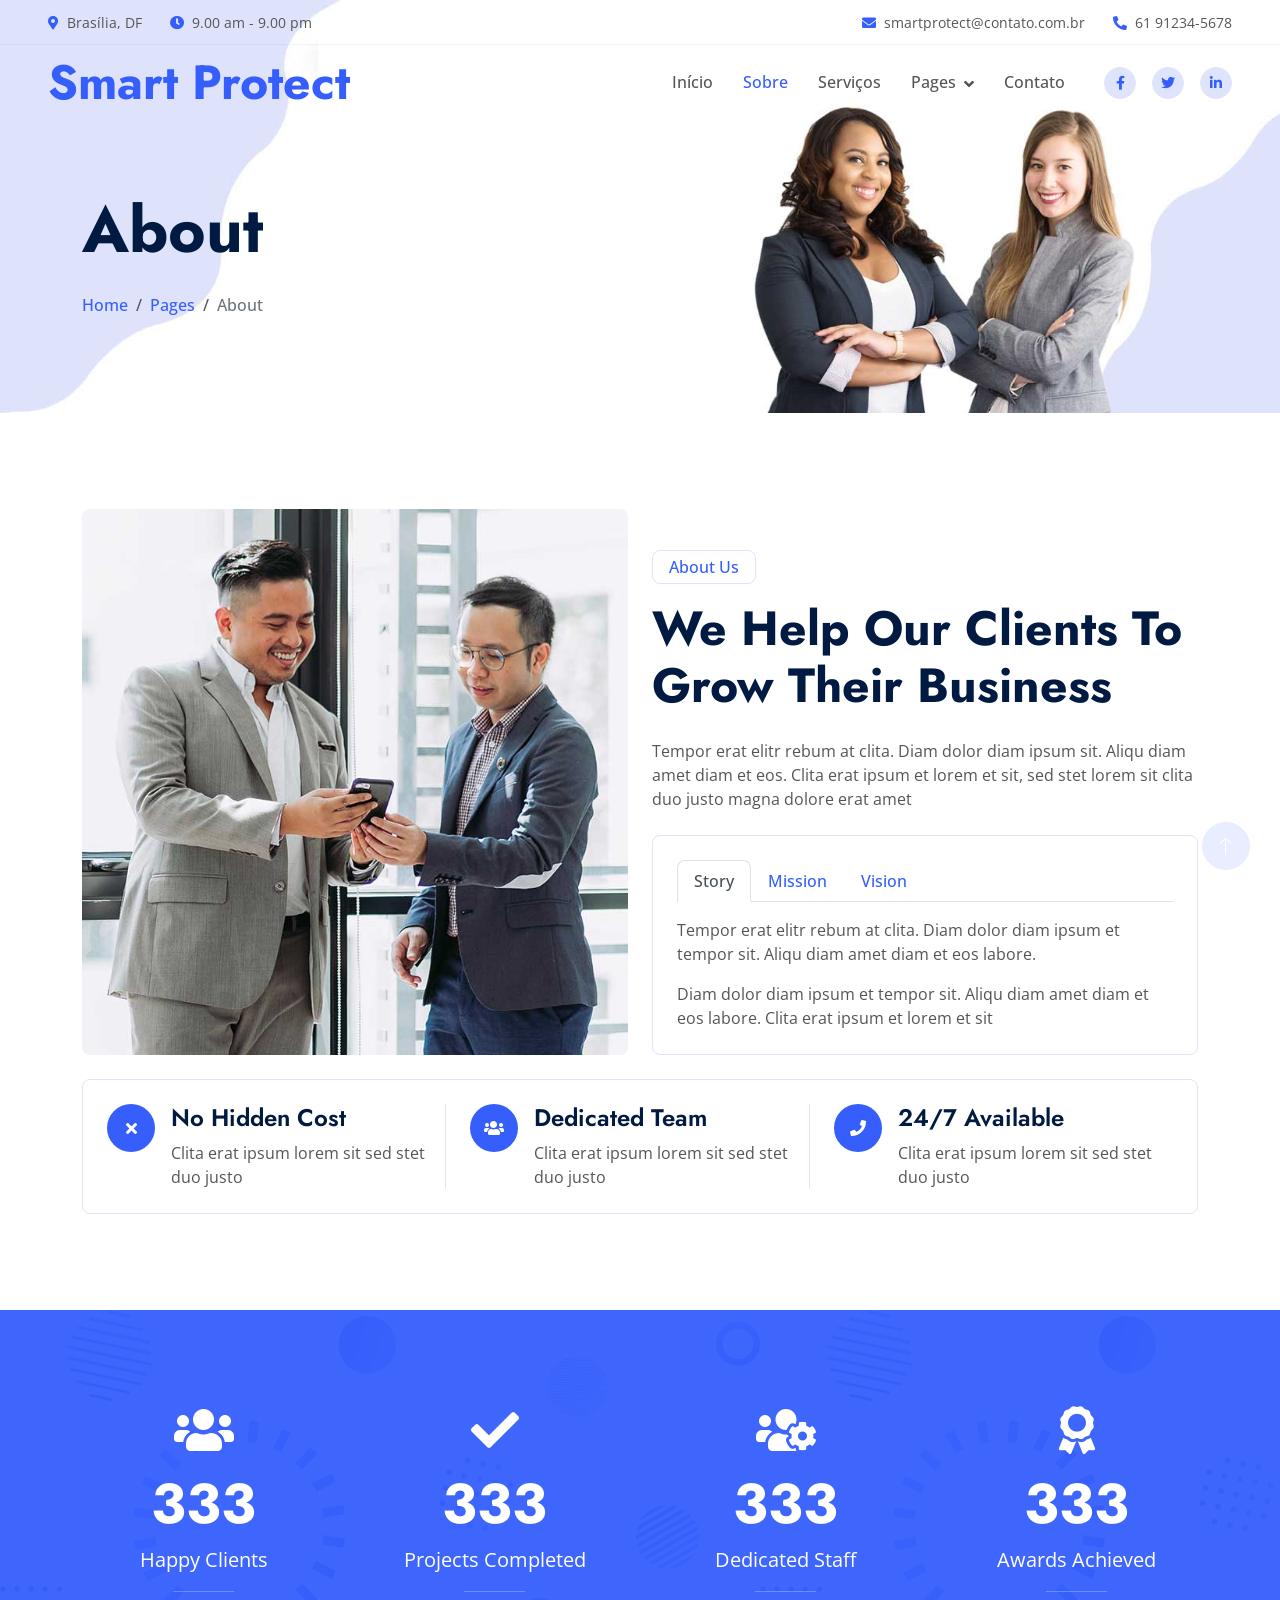
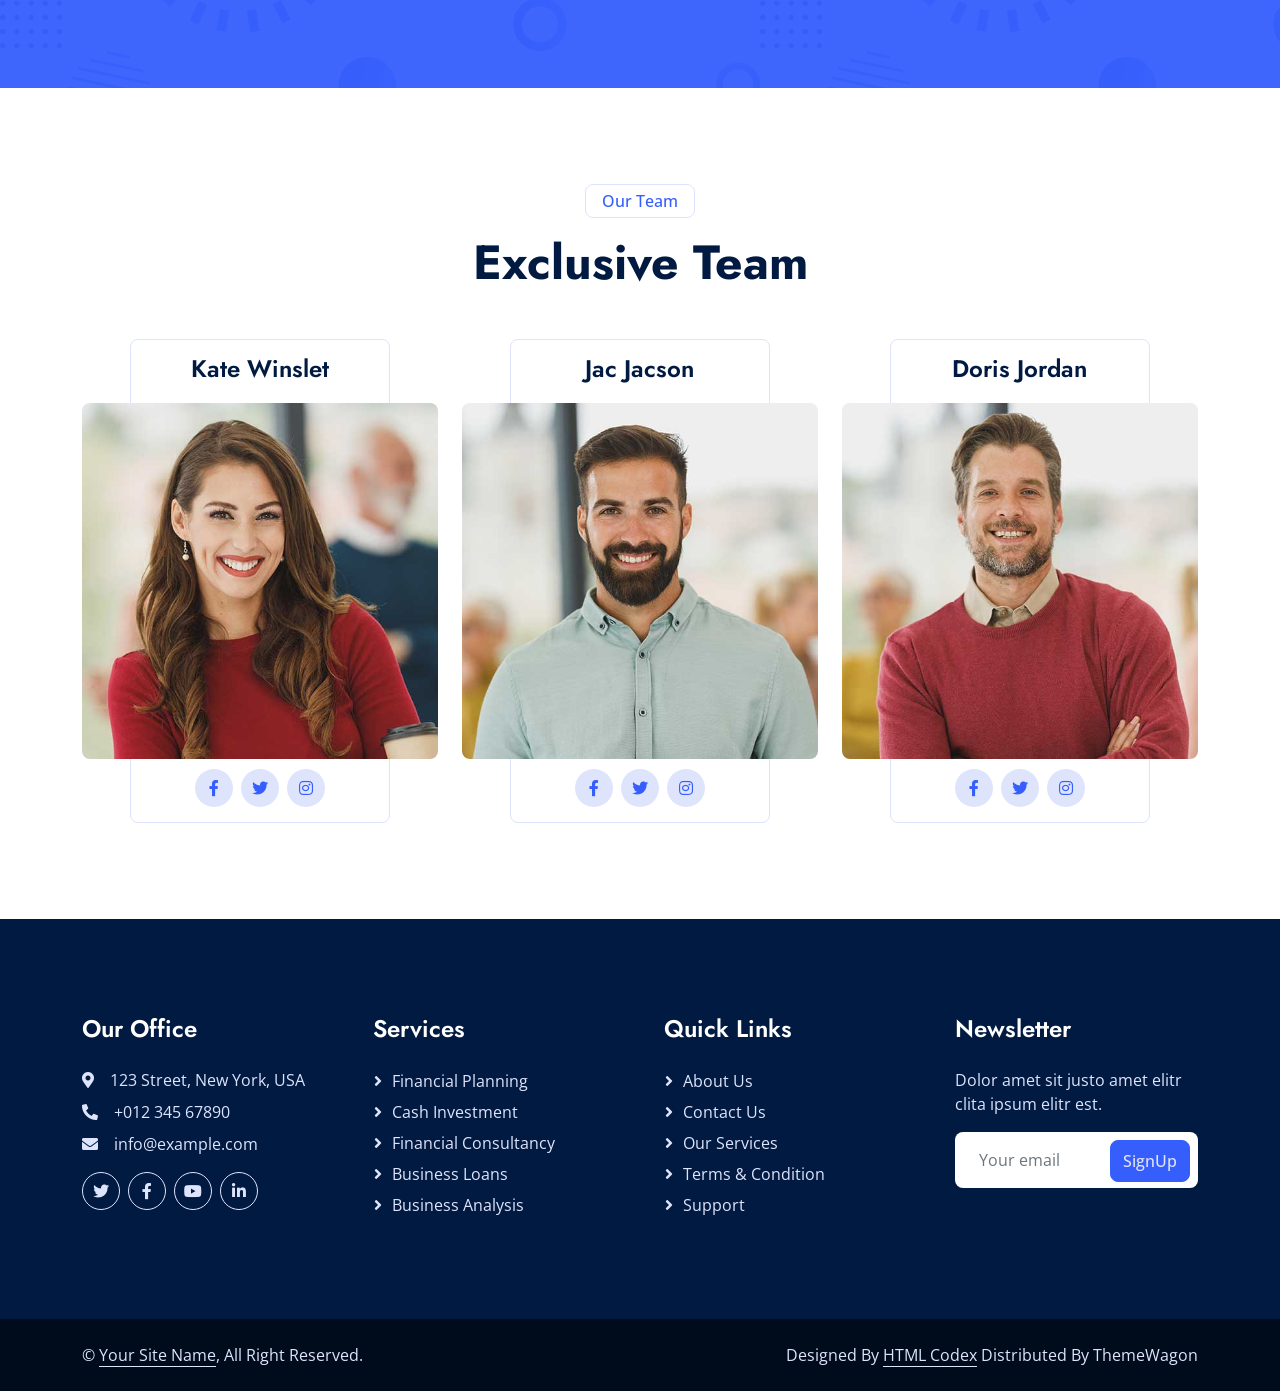
<file: about.html>
<!DOCTYPE html>
<html lang="en">

<head>
    <meta charset="utf-8">
    <title>Smart Contract</title>
    <meta content="width=device-width, initial-scale=1.0" name="viewport">
    <meta content="" name="keywords">
    <meta content="" name="description">

    <!-- Favicon -->
    <link href="img/favicon.ico" rel="icon">

    <!-- Google Web Fonts -->
    <link rel="preconnect" href="https://fonts.googleapis.com">
    <link rel="preconnect" href="https://fonts.gstatic.com" crossorigin>
    <link
        href="https://fonts.googleapis.com/css2?family=Jost:wght@500;600;700&family=Open+Sans:wght@400;500&display=swap"
        rel="stylesheet">

    <!-- Icon Font Stylesheet -->
    <link href="https://cdnjs.cloudflare.com/ajax/libs/font-awesome/5.10.0/css/all.min.css" rel="stylesheet">
    <link href="https://cdn.jsdelivr.net/npm/bootstrap-icons@1.4.1/font/bootstrap-icons.css" rel="stylesheet">

    <!-- Libraries Stylesheet -->
    <link href="lib/animate/animate.min.css" rel="stylesheet">
    <link href="lib/owlcarousel/assets/owl.carousel.min.css" rel="stylesheet">

    <!-- Customized Bootstrap Stylesheet -->
    <link href="css/bootstrap.min.css" rel="stylesheet">

    <!-- Template Stylesheet -->
    <link href="css/style.css" rel="stylesheet">
</head>

<body>
    <!-- Spinner Start -->
    <div id="spinner"
        class="show bg-white position-fixed translate-middle w-100 vh-100 top-50 start-50 d-flex align-items-center justify-content-center">
        <div class="spinner-border text-primary" role="status" style="width: 3rem; height: 3rem;"></div>
    </div>
    <!-- Spinner End -->


    <!-- Navbar Start -->
    <div class="container-fluid fixed-top px-0 wow fadeIn" data-wow-delay="0.1s">
        <div class="top-bar row gx-0 align-items-center d-none d-lg-flex">
            <div class="col-lg-6 px-5 text-start">
                <small><i class="fa fa-map-marker-alt text-primary me-2"></i>Brasília, DF</small>
                <small class="ms-4"><i class="fa fa-clock text-primary me-2"></i>9.00 am - 9.00 pm</small>
            </div>
            <div class="col-lg-6 px-5 text-end">
                <small><i class="fa fa-envelope text-primary me-2"></i>smartprotect@contato.com.br</small>
                <small class="ms-4"><i class="fa fa-phone-alt text-primary me-2"></i>61 91234-5678</small>
            </div>
        </div>

        <nav class="navbar navbar-expand-lg navbar-light py-lg-0 px-lg-5 wow fadeIn" data-wow-delay="0.1s">
            <a href="index.html" class="navbar-brand ms-4 ms-lg-0">
                <h1 class="display-5 text-primary m-0">Smart Protect</h1>
            </a>
            <button type="button" class="navbar-toggler me-4" data-bs-toggle="collapse"
                data-bs-target="#navbarCollapse">
                <span class="navbar-toggler-icon"></span>
            </button>
            <div class="collapse navbar-collapse" id="navbarCollapse">
                <div class="navbar-nav ms-auto p-4 p-lg-0">
                    <a href="index.html" class="nav-item nav-link">Início</a>
                    <a href="about.html" class="nav-item nav-link active">Sobre</a>
                    <a href="service.html" class="nav-item nav-link">Serviços</a>
                    <div class="nav-item dropdown">
                        <a href="#" class="nav-link dropdown-toggle" data-bs-toggle="dropdown">Pages</a>
                        <div class="dropdown-menu border-light m-0">
                            <a href="project.html" class="dropdown-item">Projetos</a>
                            <a href="feature.html" class="dropdown-item">Features</a>
                            <a href="team.html" class="dropdown-item">Membros</a>
                            <a href="testimonial.html" class="dropdown-item">Testimonial</a>
                            <a href="404.html" class="dropdown-item">404 Page</a>
                        </div>
                    </div>
                    <a href="contact.html" class="nav-item nav-link">Contato</a>
                </div>
                <div class="d-none d-lg-flex ms-2">
                    <a class="btn btn-light btn-sm-square rounded-circle ms-3" href="">
                        <small class="fab fa-facebook-f text-primary"></small>
                    </a>
                    <a class="btn btn-light btn-sm-square rounded-circle ms-3" href="">
                        <small class="fab fa-twitter text-primary"></small>
                    </a>
                    <a class="btn btn-light btn-sm-square rounded-circle ms-3" href="">
                        <small class="fab fa-linkedin-in text-primary"></small>
                    </a>
                </div>
            </div>
        </nav>
    </div>
    <!-- Navbar End -->


    <!-- Page Header Start -->
    <div class="container-fluid page-header mb-5 wow fadeIn" data-wow-delay="0.1s">
        <div class="container">
            <h1 class="display-3 mb-4 animated slideInDown">About</h1>
            <nav aria-label="breadcrumb animated slideInDown">
                <ol class="breadcrumb mb-0">
                    <li class="breadcrumb-item"><a href="#">Home</a></li>
                    <li class="breadcrumb-item"><a href="#">Pages</a></li>
                    <li class="breadcrumb-item active" aria-current="page">About</li>
                </ol>
            </nav>
        </div>
    </div>
    <!-- Page Header End -->


    <!-- About Start -->
    <div class="container-xxl py-5">
        <div class="container">
            <div class="row g-4 align-items-end mb-4">
                <div class="col-lg-6 wow fadeInUp" data-wow-delay="0.1s">
                    <img class="img-fluid rounded" src="img/about.jpg">
                </div>
                <div class="col-lg-6 wow fadeInUp" data-wow-delay="0.3s">
                    <p class="d-inline-block border rounded text-primary fw-semi-bold py-1 px-3">About Us</p>
                    <h1 class="display-5 mb-4">We Help Our Clients To Grow Their Business</h1>
                    <p class="mb-4">Tempor erat elitr rebum at clita. Diam dolor diam ipsum sit. Aliqu diam amet diam et
                        eos. Clita erat ipsum et lorem et sit, sed stet lorem sit clita duo justo magna dolore erat amet
                    </p>
                    <div class="border rounded p-4">
                        <nav>
                            <div class="nav nav-tabs mb-3" id="nav-tab" role="tablist">
                                <button class="nav-link fw-semi-bold active" id="nav-story-tab" data-bs-toggle="tab"
                                    data-bs-target="#nav-story" type="button" role="tab" aria-controls="nav-story"
                                    aria-selected="true">Story</button>
                                <button class="nav-link fw-semi-bold" id="nav-mission-tab" data-bs-toggle="tab"
                                    data-bs-target="#nav-mission" type="button" role="tab" aria-controls="nav-mission"
                                    aria-selected="false">Mission</button>
                                <button class="nav-link fw-semi-bold" id="nav-vision-tab" data-bs-toggle="tab"
                                    data-bs-target="#nav-vision" type="button" role="tab" aria-controls="nav-vision"
                                    aria-selected="false">Vision</button>
                            </div>
                        </nav>
                        <div class="tab-content" id="nav-tabContent">
                            <div class="tab-pane fade show active" id="nav-story" role="tabpanel"
                                aria-labelledby="nav-story-tab">
                                <p>Tempor erat elitr rebum at clita. Diam dolor diam ipsum et tempor sit. Aliqu diam
                                    amet diam et eos labore.</p>
                                <p class="mb-0">Diam dolor diam ipsum et tempor sit. Aliqu diam amet diam et eos labore.
                                    Clita erat ipsum et lorem et sit</p>
                            </div>
                            <div class="tab-pane fade" id="nav-mission" role="tabpanel"
                                aria-labelledby="nav-mission-tab">
                                <p>Tempor erat elitr rebum at clita. Diam dolor diam ipsum et tempor sit. Aliqu diam
                                    amet diam et eos labore.</p>
                                <p class="mb-0">Diam dolor diam ipsum et tempor sit. Aliqu diam amet diam et eos labore.
                                    Clita erat ipsum et lorem et sit</p>
                            </div>
                            <div class="tab-pane fade" id="nav-vision" role="tabpanel" aria-labelledby="nav-vision-tab">
                                <p>Tempor erat elitr rebum at clita. Diam dolor diam ipsum et tempor sit. Aliqu diam
                                    amet diam et eos labore.</p>
                                <p class="mb-0">Diam dolor diam ipsum et tempor sit. Aliqu diam amet diam et eos labore.
                                    Clita erat ipsum et lorem et sit</p>
                            </div>
                        </div>
                    </div>
                </div>
            </div>
            <div class="border rounded p-4 wow fadeInUp" data-wow-delay="0.1s">
                <div class="row g-4">
                    <div class="col-lg-4 wow fadeIn" data-wow-delay="0.1s">
                        <div class="h-100">
                            <div class="d-flex">
                                <div class="flex-shrink-0 btn-lg-square rounded-circle bg-primary">
                                    <i class="fa fa-times text-white"></i>
                                </div>
                                <div class="ps-3">
                                    <h4>No Hidden Cost</h4>
                                    <span>Clita erat ipsum lorem sit sed stet duo justo</span>
                                </div>
                                <div class="border-end d-none d-lg-block"></div>
                            </div>
                            <div class="border-bottom mt-4 d-block d-lg-none"></div>
                        </div>
                    </div>
                    <div class="col-lg-4 wow fadeIn" data-wow-delay="0.3s">
                        <div class="h-100">
                            <div class="d-flex">
                                <div class="flex-shrink-0 btn-lg-square rounded-circle bg-primary">
                                    <i class="fa fa-users text-white"></i>
                                </div>
                                <div class="ps-3">
                                    <h4>Dedicated Team</h4>
                                    <span>Clita erat ipsum lorem sit sed stet duo justo</span>
                                </div>
                                <div class="border-end d-none d-lg-block"></div>
                            </div>
                            <div class="border-bottom mt-4 d-block d-lg-none"></div>
                        </div>
                    </div>
                    <div class="col-lg-4 wow fadeIn" data-wow-delay="0.5s">
                        <div class="h-100">
                            <div class="d-flex">
                                <div class="flex-shrink-0 btn-lg-square rounded-circle bg-primary">
                                    <i class="fa fa-phone text-white"></i>
                                </div>
                                <div class="ps-3">
                                    <h4>24/7 Available</h4>
                                    <span>Clita erat ipsum lorem sit sed stet duo justo</span>
                                </div>
                            </div>
                        </div>
                    </div>
                </div>
            </div>
        </div>
    </div>
    <!-- About End -->


    <!-- Facts Start -->
    <div class="container-fluid facts my-5 py-5">
        <div class="container py-5">
            <div class="row g-5">
                <div class="col-sm-6 col-lg-3 text-center wow fadeIn" data-wow-delay="0.1s">
                    <i class="fa fa-users fa-3x text-white mb-3"></i>
                    <h1 class="display-4 text-white" data-toggle="counter-up">1234</h1>
                    <span class="fs-5 text-white">Happy Clients</span>
                    <hr class="bg-white w-25 mx-auto mb-0">
                </div>
                <div class="col-sm-6 col-lg-3 text-center wow fadeIn" data-wow-delay="0.3s">
                    <i class="fa fa-check fa-3x text-white mb-3"></i>
                    <h1 class="display-4 text-white" data-toggle="counter-up">1234</h1>
                    <span class="fs-5 text-white">Projects Completed</span>
                    <hr class="bg-white w-25 mx-auto mb-0">
                </div>
                <div class="col-sm-6 col-lg-3 text-center wow fadeIn" data-wow-delay="0.5s">
                    <i class="fa fa-users-cog fa-3x text-white mb-3"></i>
                    <h1 class="display-4 text-white" data-toggle="counter-up">1234</h1>
                    <span class="fs-5 text-white">Dedicated Staff</span>
                    <hr class="bg-white w-25 mx-auto mb-0">
                </div>
                <div class="col-sm-6 col-lg-3 text-center wow fadeIn" data-wow-delay="0.7s">
                    <i class="fa fa-award fa-3x text-white mb-3"></i>
                    <h1 class="display-4 text-white" data-toggle="counter-up">1234</h1>
                    <span class="fs-5 text-white">Awards Achieved</span>
                    <hr class="bg-white w-25 mx-auto mb-0">
                </div>
            </div>
        </div>
    </div>
    <!-- Facts End -->


    <!-- Team Start -->
    <div class="container-xxl py-5">
        <div class="container">
            <div class="text-center mx-auto wow fadeInUp" data-wow-delay="0.1s" style="max-width: 600px;">
                <p class="d-inline-block border rounded text-primary fw-semi-bold py-1 px-3">Our Team</p>
                <h1 class="display-5 mb-5">Exclusive Team</h1>
            </div>
            <div class="row g-4">
                <div class="col-lg-4 col-md-6 wow fadeInUp" data-wow-delay="0.1s">
                    <div class="team-item">
                        <img class="img-fluid rounded" src="img/team-1.jpg" alt="">
                        <div class="team-text">
                            <h4 class="mb-0">Kate Winslet</h4>
                            <div class="team-social d-flex">
                                <a class="btn btn-square rounded-circle mx-1" href=""><i
                                        class="fab fa-facebook-f"></i></a>
                                <a class="btn btn-square rounded-circle mx-1" href=""><i class="fab fa-twitter"></i></a>
                                <a class="btn btn-square rounded-circle mx-1" href=""><i
                                        class="fab fa-instagram"></i></a>
                            </div>
                        </div>
                    </div>
                </div>
                <div class="col-lg-4 col-md-6 wow fadeInUp" data-wow-delay="0.3s">
                    <div class="team-item">
                        <img class="img-fluid rounded" src="img/team-2.jpg" alt="">
                        <div class="team-text">
                            <h4 class="mb-0">Jac Jacson</h4>
                            <div class="team-social d-flex">
                                <a class="btn btn-square rounded-circle mx-1" href=""><i
                                        class="fab fa-facebook-f"></i></a>
                                <a class="btn btn-square rounded-circle mx-1" href=""><i class="fab fa-twitter"></i></a>
                                <a class="btn btn-square rounded-circle mx-1" href=""><i
                                        class="fab fa-instagram"></i></a>
                            </div>
                        </div>
                    </div>
                </div>
                <div class="col-lg-4 col-md-6 wow fadeInUp" data-wow-delay="0.5s">
                    <div class="team-item">
                        <img class="img-fluid rounded" src="img/team-3.jpg" alt="">
                        <div class="team-text">
                            <h4 class="mb-0">Doris Jordan</h4>
                            <div class="team-social d-flex">
                                <a class="btn btn-square rounded-circle mx-1" href=""><i
                                        class="fab fa-facebook-f"></i></a>
                                <a class="btn btn-square rounded-circle mx-1" href=""><i class="fab fa-twitter"></i></a>
                                <a class="btn btn-square rounded-circle mx-1" href=""><i
                                        class="fab fa-instagram"></i></a>
                            </div>
                        </div>
                    </div>
                </div>
            </div>
        </div>
    </div>
    <!-- Team End -->


    <!-- Footer Start -->
    <div class="container-fluid bg-dark text-light footer mt-5 py-5 wow fadeIn" data-wow-delay="0.1s">
        <div class="container py-5">
            <div class="row g-5">
                <div class="col-lg-3 col-md-6">
                    <h4 class="text-white mb-4">Our Office</h4>
                    <p class="mb-2"><i class="fa fa-map-marker-alt me-3"></i>123 Street, New York, USA</p>
                    <p class="mb-2"><i class="fa fa-phone-alt me-3"></i>+012 345 67890</p>
                    <p class="mb-2"><i class="fa fa-envelope me-3"></i>info@example.com</p>
                    <div class="d-flex pt-2">
                        <a class="btn btn-square btn-outline-light rounded-circle me-2" href=""><i
                                class="fab fa-twitter"></i></a>
                        <a class="btn btn-square btn-outline-light rounded-circle me-2" href=""><i
                                class="fab fa-facebook-f"></i></a>
                        <a class="btn btn-square btn-outline-light rounded-circle me-2" href=""><i
                                class="fab fa-youtube"></i></a>
                        <a class="btn btn-square btn-outline-light rounded-circle me-2" href=""><i
                                class="fab fa-linkedin-in"></i></a>
                    </div>
                </div>
                <div class="col-lg-3 col-md-6">
                    <h4 class="text-white mb-4">Services</h4>
                    <a class="btn btn-link" href="">Financial Planning</a>
                    <a class="btn btn-link" href="">Cash Investment</a>
                    <a class="btn btn-link" href="">Financial Consultancy</a>
                    <a class="btn btn-link" href="">Business Loans</a>
                    <a class="btn btn-link" href="">Business Analysis</a>
                </div>
                <div class="col-lg-3 col-md-6">
                    <h4 class="text-white mb-4">Quick Links</h4>
                    <a class="btn btn-link" href="">About Us</a>
                    <a class="btn btn-link" href="">Contact Us</a>
                    <a class="btn btn-link" href="">Our Services</a>
                    <a class="btn btn-link" href="">Terms & Condition</a>
                    <a class="btn btn-link" href="">Support</a>
                </div>
                <div class="col-lg-3 col-md-6">
                    <h4 class="text-white mb-4">Newsletter</h4>
                    <p>Dolor amet sit justo amet elitr clita ipsum elitr est.</p>
                    <div class="position-relative w-100">
                        <input class="form-control bg-white border-0 w-100 py-3 ps-4 pe-5" type="text"
                            placeholder="Your email">
                        <button type="button"
                            class="btn btn-primary py-2 position-absolute top-0 end-0 mt-2 me-2">SignUp</button>
                    </div>
                </div>
            </div>
        </div>
    </div>
    <!-- Footer End -->


    <!-- Copyright Start -->
    <div class="container-fluid copyright py-4">
        <div class="container">
            <div class="row">
                <div class="col-md-6 text-center text-md-start mb-3 mb-md-0">
                    &copy; <a class="border-bottom" href="#">Your Site Name</a>, All Right Reserved.
                </div>
                <div class="col-md-6 text-center text-md-end">
                    <!--/*** This template is free as long as you keep the footer author’s credit link/attribution link/backlink. If you'd like to use the template without the footer author’s credit link/attribution link/backlink, you can purchase the Credit Removal License from "https://htmlcodex.com/credit-removal". Thank you for your support. ***/-->
                    Designed By <a class="border-bottom" href="https://htmlcodex.com">HTML Codex</a> Distributed By <a
                        href="https://themewagon.com">ThemeWagon</a>
                </div>
            </div>
        </div>
    </div>
    <!-- Copyright End -->


    <!-- Back to Top -->
    <a href="#" class="btn btn-lg btn-primary btn-lg-square rounded-circle back-to-top"><i
            class="bi bi-arrow-up"></i></a>


    <!-- JavaScript Libraries -->
    <script src="https://code.jquery.com/jquery-3.4.1.min.js"></script>
    <script src="https://cdn.jsdelivr.net/npm/bootstrap@5.0.0/dist/js/bootstrap.bundle.min.js"></script>
    <script src="lib/wow/wow.min.js"></script>
    <script src="lib/easing/easing.min.js"></script>
    <script src="lib/waypoints/waypoints.min.js"></script>
    <script src="lib/owlcarousel/owl.carousel.min.js"></script>
    <script src="lib/counterup/counterup.min.js"></script>

    <!-- Template Javascript -->
    <script src="js/main.js"></script>
</body>

</html>
</file>
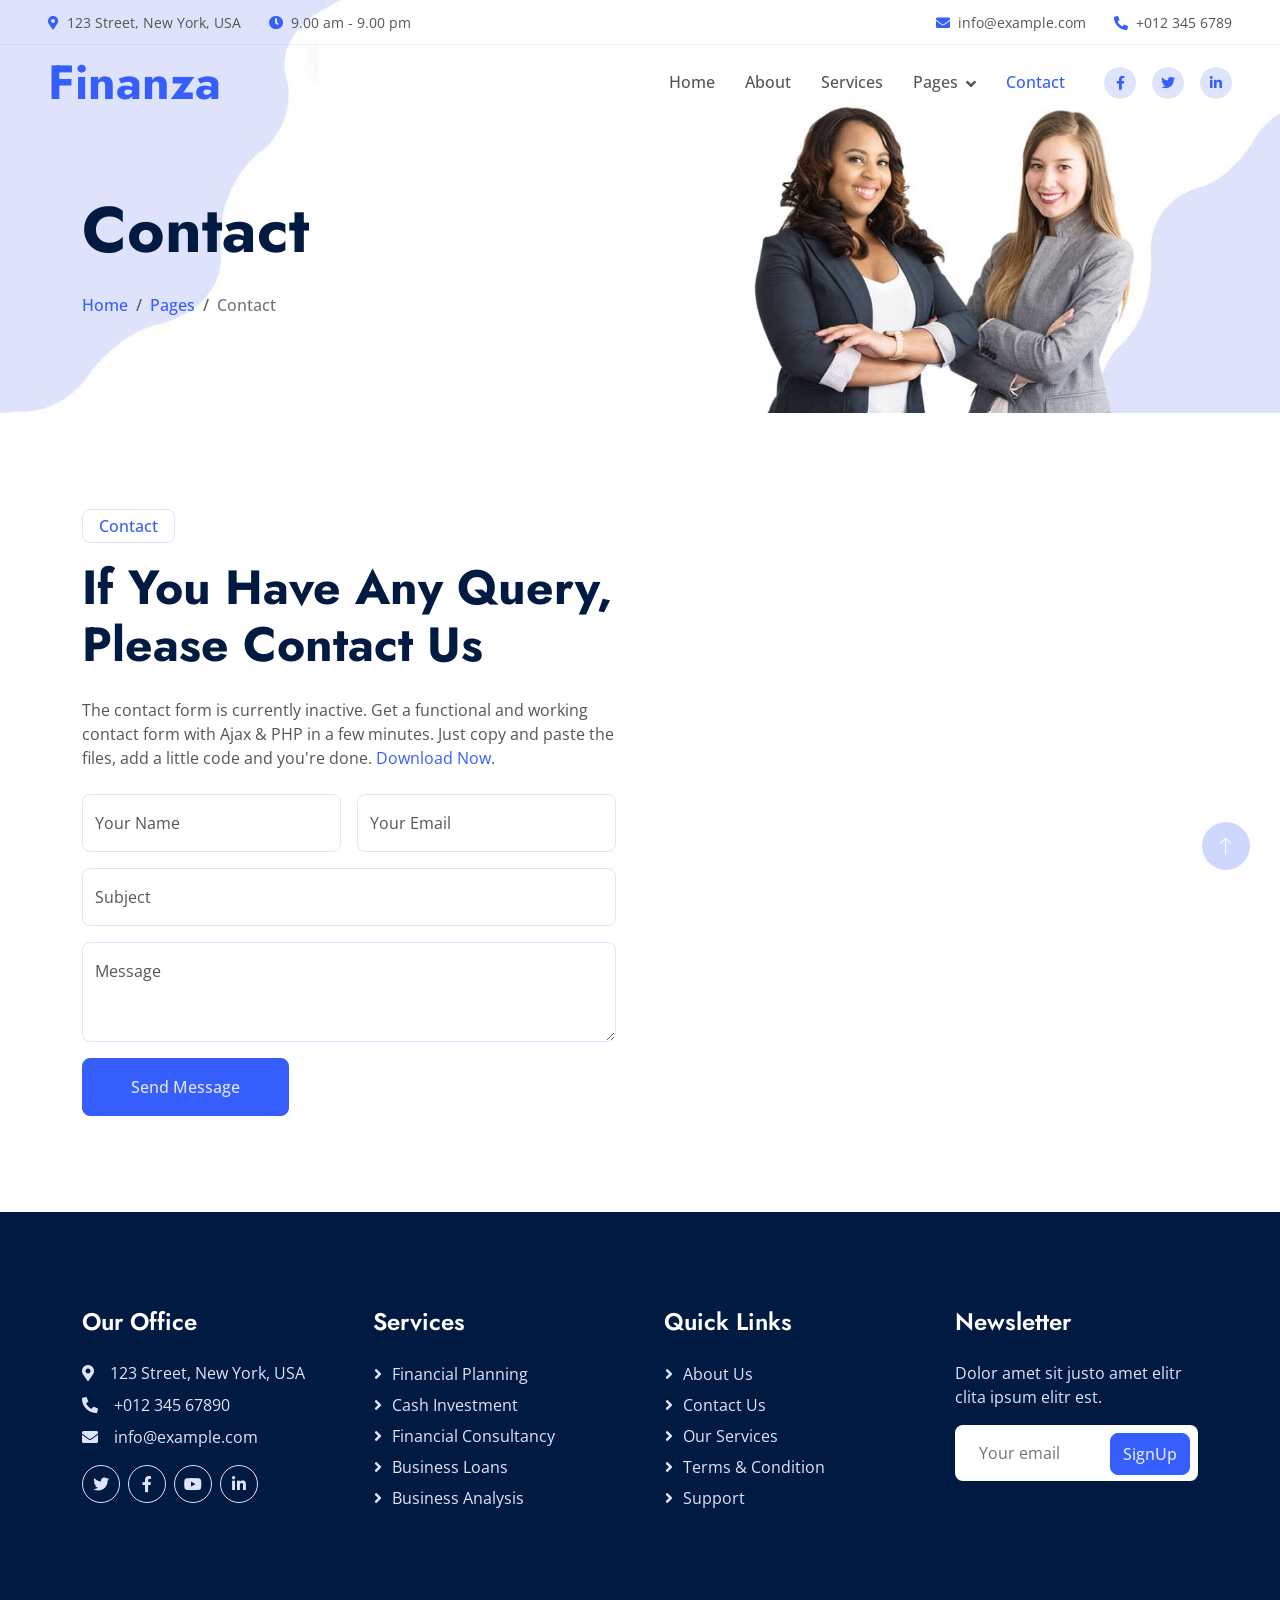
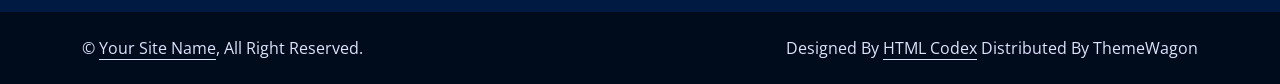
<file: contact.html>
<!DOCTYPE html>
<html lang="en">

<head>
    <meta charset="utf-8">
    <title>Finanza - Financial Services Website Template</title>
    <meta content="width=device-width, initial-scale=1.0" name="viewport">
    <meta content="" name="keywords">
    <meta content="" name="description">

    <!-- Favicon -->
    <link href="img/favicon.ico" rel="icon">

    <!-- Google Web Fonts -->
    <link rel="preconnect" href="https://fonts.googleapis.com">
    <link rel="preconnect" href="https://fonts.gstatic.com" crossorigin>
    <link
        href="https://fonts.googleapis.com/css2?family=Jost:wght@500;600;700&family=Open+Sans:wght@400;500&display=swap"
        rel="stylesheet">

    <!-- Icon Font Stylesheet -->
    <link href="https://cdnjs.cloudflare.com/ajax/libs/font-awesome/5.10.0/css/all.min.css" rel="stylesheet">
    <link href="https://cdn.jsdelivr.net/npm/bootstrap-icons@1.4.1/font/bootstrap-icons.css" rel="stylesheet">

    <!-- Libraries Stylesheet -->
    <link href="lib/animate/animate.min.css" rel="stylesheet">
    <link href="lib/owlcarousel/assets/owl.carousel.min.css" rel="stylesheet">

    <!-- Customized Bootstrap Stylesheet -->
    <link href="css/bootstrap.min.css" rel="stylesheet">

    <!-- Template Stylesheet -->
    <link href="css/style.css" rel="stylesheet">
</head>

<body>
    <!-- Spinner Start -->
    <div id="spinner"
        class="show bg-white position-fixed translate-middle w-100 vh-100 top-50 start-50 d-flex align-items-center justify-content-center">
        <div class="spinner-border text-primary" role="status" style="width: 3rem; height: 3rem;"></div>
    </div>
    <!-- Spinner End -->


    <!-- Navbar Start -->
    <div class="container-fluid fixed-top px-0 wow fadeIn" data-wow-delay="0.1s">
        <div class="top-bar row gx-0 align-items-center d-none d-lg-flex">
            <div class="col-lg-6 px-5 text-start">
                <small><i class="fa fa-map-marker-alt text-primary me-2"></i>123 Street, New York, USA</small>
                <small class="ms-4"><i class="fa fa-clock text-primary me-2"></i>9.00 am - 9.00 pm</small>
            </div>
            <div class="col-lg-6 px-5 text-end">
                <small><i class="fa fa-envelope text-primary me-2"></i>info@example.com</small>
                <small class="ms-4"><i class="fa fa-phone-alt text-primary me-2"></i>+012 345 6789</small>
            </div>
        </div>

        <nav class="navbar navbar-expand-lg navbar-light py-lg-0 px-lg-5 wow fadeIn" data-wow-delay="0.1s">
            <a href="index.html" class="navbar-brand ms-4 ms-lg-0">
                <h1 class="display-5 text-primary m-0">Finanza</h1>
            </a>
            <button type="button" class="navbar-toggler me-4" data-bs-toggle="collapse"
                data-bs-target="#navbarCollapse">
                <span class="navbar-toggler-icon"></span>
            </button>
            <div class="collapse navbar-collapse" id="navbarCollapse">
                <div class="navbar-nav ms-auto p-4 p-lg-0">
                    <a href="index.html" class="nav-item nav-link">Home</a>
                    <a href="about.html" class="nav-item nav-link">About</a>
                    <a href="service.html" class="nav-item nav-link">Services</a>
                    <div class="nav-item dropdown">
                        <a href="#" class="nav-link dropdown-toggle" data-bs-toggle="dropdown">Pages</a>
                        <div class="dropdown-menu border-light m-0">
                            <a href="project.html" class="dropdown-item">Projects</a>
                            <a href="feature.html" class="dropdown-item">Features</a>
                            <a href="team.html" class="dropdown-item">Team Member</a>
                            <a href="testimonial.html" class="dropdown-item">Testimonial</a>
                            <a href="404.html" class="dropdown-item">404 Page</a>
                        </div>
                    </div>
                    <a href="contact.html" class="nav-item nav-link active">Contact</a>
                </div>
                <div class="d-none d-lg-flex ms-2">
                    <a class="btn btn-light btn-sm-square rounded-circle ms-3" href="">
                        <small class="fab fa-facebook-f text-primary"></small>
                    </a>
                    <a class="btn btn-light btn-sm-square rounded-circle ms-3" href="">
                        <small class="fab fa-twitter text-primary"></small>
                    </a>
                    <a class="btn btn-light btn-sm-square rounded-circle ms-3" href="">
                        <small class="fab fa-linkedin-in text-primary"></small>
                    </a>
                </div>
            </div>
        </nav>
    </div>
    <!-- Navbar End -->


    <!-- Page Header Start -->
    <div class="container-fluid page-header mb-5 wow fadeIn" data-wow-delay="0.1s">
        <div class="container">
            <h1 class="display-3 mb-4 animated slideInDown">Contact</h1>
            <nav aria-label="breadcrumb animated slideInDown">
                <ol class="breadcrumb mb-0">
                    <li class="breadcrumb-item"><a href="#">Home</a></li>
                    <li class="breadcrumb-item"><a href="#">Pages</a></li>
                    <li class="breadcrumb-item active" aria-current="page">Contact</li>
                </ol>
            </nav>
        </div>
    </div>
    <!-- Page Header End -->


    <!-- Contact Start -->
    <div class="container-xxl py-5">
        <div class="container">
            <div class="row g-5">
                <div class="col-lg-6 wow fadeIn" data-wow-delay="0.1s">
                    <p class="d-inline-block border rounded text-primary fw-semi-bold py-1 px-3">Contact</p>
                    <h1 class="display-5 mb-4">If You Have Any Query, Please Contact Us</h1>
                    <p class="mb-4">The contact form is currently inactive. Get a functional and working contact form
                        with Ajax & PHP in a few minutes. Just copy and paste the files, add a little code and you're
                        done. <a href="https://htmlcodex.com/contact-form">Download Now</a>.</p>
                    <form>
                        <div class="row g-3">
                            <div class="col-md-6">
                                <div class="form-floating">
                                    <input type="text" class="form-control" id="name" placeholder="Your Name">
                                    <label for="name">Your Name</label>
                                </div>
                            </div>
                            <div class="col-md-6">
                                <div class="form-floating">
                                    <input type="email" class="form-control" id="email" placeholder="Your Email">
                                    <label for="email">Your Email</label>
                                </div>
                            </div>
                            <div class="col-12">
                                <div class="form-floating">
                                    <input type="text" class="form-control" id="subject" placeholder="Subject">
                                    <label for="subject">Subject</label>
                                </div>
                            </div>
                            <div class="col-12">
                                <div class="form-floating">
                                    <textarea class="form-control" placeholder="Leave a message here" id="message"
                                        style="height: 100px"></textarea>
                                    <label for="message">Message</label>
                                </div>
                            </div>
                            <div class="col-12">
                                <button class="btn btn-primary py-3 px-5" type="submit">Send Message</button>
                            </div>
                        </div>
                    </form>
                </div>
                <div class="col-lg-6 wow fadeIn" data-wow-delay="0.5s" style="min-height: 450px;">
                    <div class="position-relative rounded overflow-hidden h-100">
                        <iframe class="position-relative w-100 h-100"
                            src="https://www.google.com/maps/embed?pb=!1m18!1m12!1m3!1d3001156.4288297426!2d-78.01371936852176!3d42.72876761954724!2m3!1f0!2f0!3f0!3m2!1i1024!2i768!4f13.1!3m3!1m2!1s0x4ccc4bf0f123a5a9%3A0xddcfc6c1de189567!2sNew%20York%2C%20USA!5e0!3m2!1sen!2sbd!4v1603794290143!5m2!1sen!2sbd"
                            frameborder="0" style="min-height: 450px; border:0;" allowfullscreen="" aria-hidden="false"
                            tabindex="0"></iframe>
                    </div>
                </div>
            </div>
        </div>
    </div>
    <!-- Contact End -->


    <!-- Footer Start -->
    <div class="container-fluid bg-dark text-light footer mt-5 py-5 wow fadeIn" data-wow-delay="0.1s">
        <div class="container py-5">
            <div class="row g-5">
                <div class="col-lg-3 col-md-6">
                    <h4 class="text-white mb-4">Our Office</h4>
                    <p class="mb-2"><i class="fa fa-map-marker-alt me-3"></i>123 Street, New York, USA</p>
                    <p class="mb-2"><i class="fa fa-phone-alt me-3"></i>+012 345 67890</p>
                    <p class="mb-2"><i class="fa fa-envelope me-3"></i>info@example.com</p>
                    <div class="d-flex pt-2">
                        <a class="btn btn-square btn-outline-light rounded-circle me-2" href=""><i
                                class="fab fa-twitter"></i></a>
                        <a class="btn btn-square btn-outline-light rounded-circle me-2" href=""><i
                                class="fab fa-facebook-f"></i></a>
                        <a class="btn btn-square btn-outline-light rounded-circle me-2" href=""><i
                                class="fab fa-youtube"></i></a>
                        <a class="btn btn-square btn-outline-light rounded-circle me-2" href=""><i
                                class="fab fa-linkedin-in"></i></a>
                    </div>
                </div>
                <div class="col-lg-3 col-md-6">
                    <h4 class="text-white mb-4">Services</h4>
                    <a class="btn btn-link" href="">Financial Planning</a>
                    <a class="btn btn-link" href="">Cash Investment</a>
                    <a class="btn btn-link" href="">Financial Consultancy</a>
                    <a class="btn btn-link" href="">Business Loans</a>
                    <a class="btn btn-link" href="">Business Analysis</a>
                </div>
                <div class="col-lg-3 col-md-6">
                    <h4 class="text-white mb-4">Quick Links</h4>
                    <a class="btn btn-link" href="">About Us</a>
                    <a class="btn btn-link" href="">Contact Us</a>
                    <a class="btn btn-link" href="">Our Services</a>
                    <a class="btn btn-link" href="">Terms & Condition</a>
                    <a class="btn btn-link" href="">Support</a>
                </div>
                <div class="col-lg-3 col-md-6">
                    <h4 class="text-white mb-4">Newsletter</h4>
                    <p>Dolor amet sit justo amet elitr clita ipsum elitr est.</p>
                    <div class="position-relative w-100">
                        <input class="form-control bg-white border-0 w-100 py-3 ps-4 pe-5" type="text"
                            placeholder="Your email">
                        <button type="button"
                            class="btn btn-primary py-2 position-absolute top-0 end-0 mt-2 me-2">SignUp</button>
                    </div>
                </div>
            </div>
        </div>
    </div>
    <!-- Footer End -->


    <!-- Copyright Start -->
    <div class="container-fluid copyright py-4">
        <div class="container">
            <div class="row">
                <div class="col-md-6 text-center text-md-start mb-3 mb-md-0">
                    &copy; <a class="border-bottom" href="#">Your Site Name</a>, All Right Reserved.
                </div>
                <div class="col-md-6 text-center text-md-end">
                    <!--/*** This template is free as long as you keep the footer author’s credit link/attribution link/backlink. If you'd like to use the template without the footer author’s credit link/attribution link/backlink, you can purchase the Credit Removal License from "https://htmlcodex.com/credit-removal". Thank you for your support. ***/-->
                    Designed By <a class="border-bottom" href="https://htmlcodex.com">HTML Codex</a> Distributed By <a
                        href="https://themewagon.com">ThemeWagon</a>
                </div>
            </div>
        </div>
    </div>
    <!-- Copyright End -->


    <!-- Back to Top -->
    <a href="#" class="btn btn-lg btn-primary btn-lg-square rounded-circle back-to-top"><i
            class="bi bi-arrow-up"></i></a>


    <!-- JavaScript Libraries -->
    <script src="https://code.jquery.com/jquery-3.4.1.min.js"></script>
    <script src="https://cdn.jsdelivr.net/npm/bootstrap@5.0.0/dist/js/bootstrap.bundle.min.js"></script>
    <script src="lib/wow/wow.min.js"></script>
    <script src="lib/easing/easing.min.js"></script>
    <script src="lib/waypoints/waypoints.min.js"></script>
    <script src="lib/owlcarousel/owl.carousel.min.js"></script>
    <script src="lib/counterup/counterup.min.js"></script>

    <!-- Template Javascript -->
    <script src="js/main.js"></script>
</body>

</html>
</file>
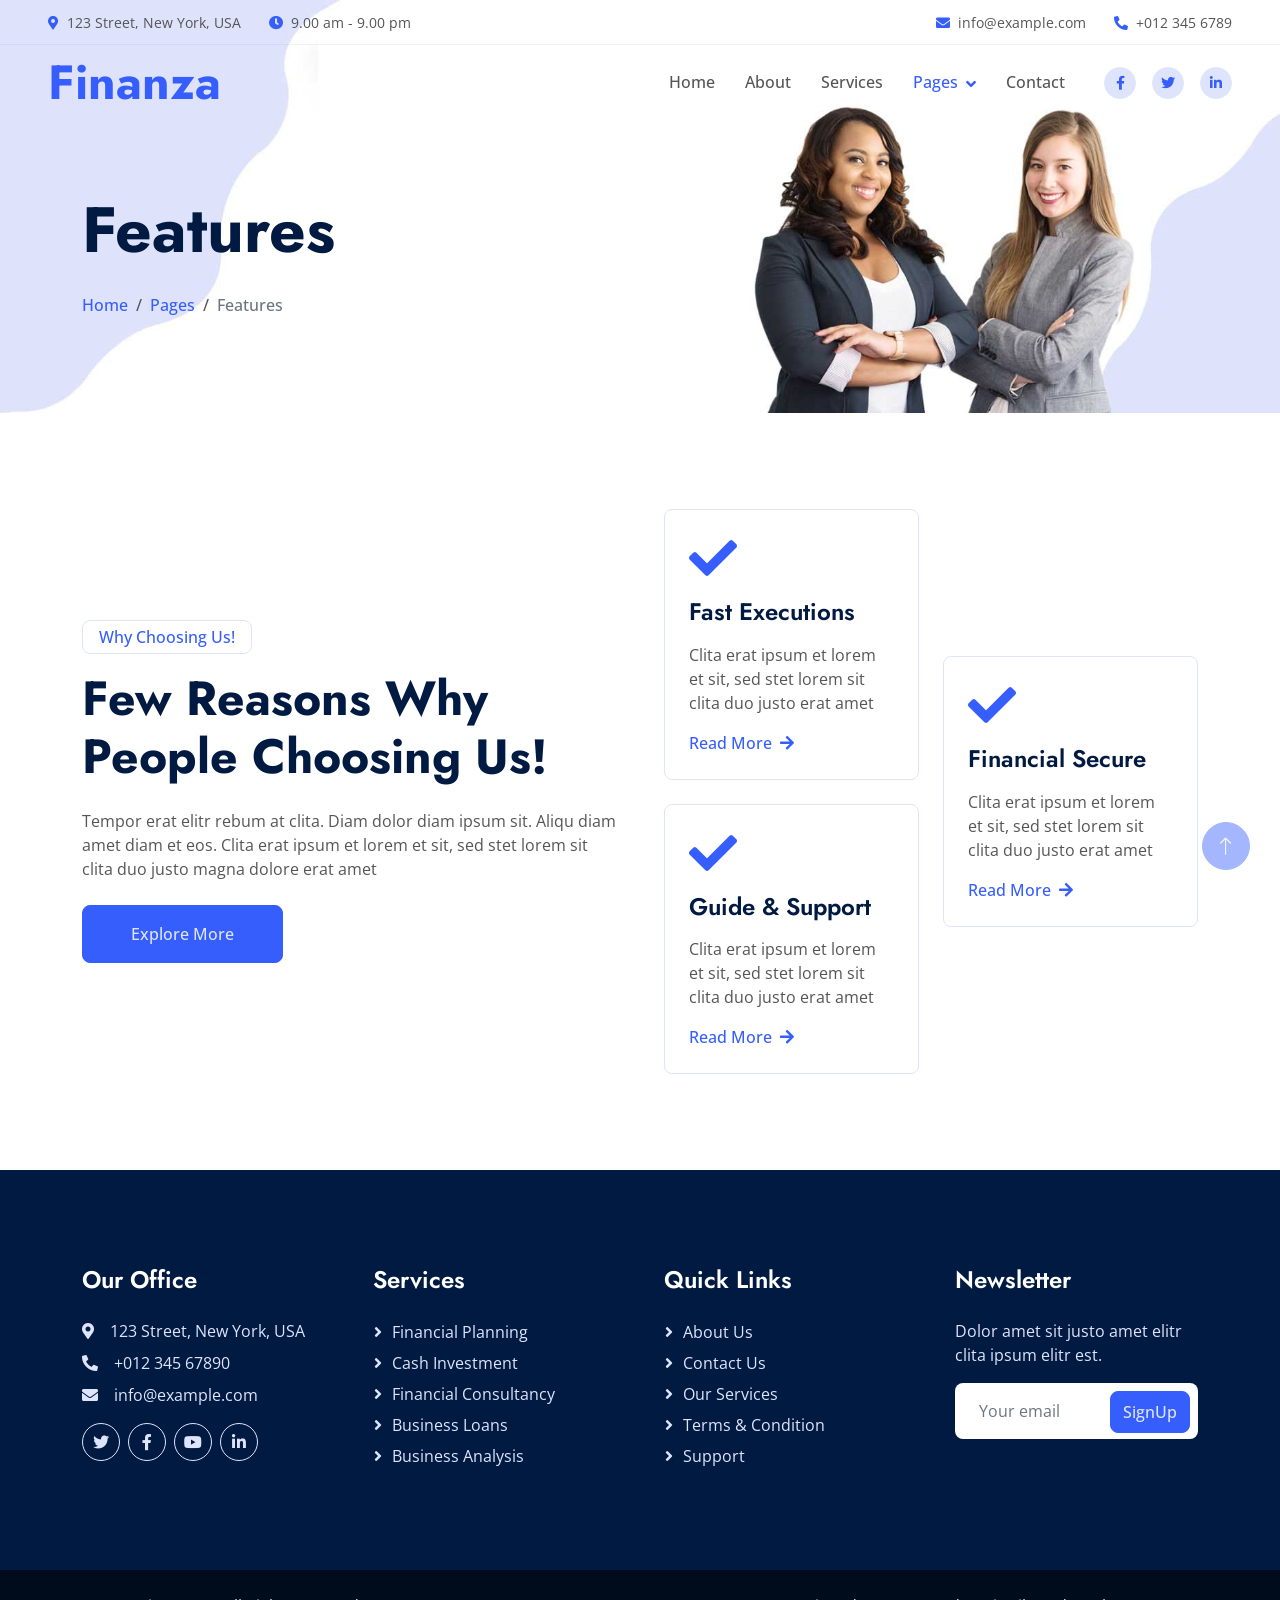
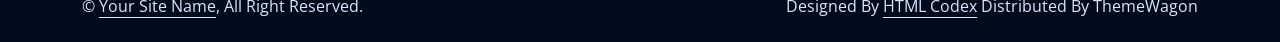
<file: feature.html>
<!DOCTYPE html>
<html lang="en">

<head>
    <meta charset="utf-8">
    <title>Finanza - Financial Services Website Template</title>
    <meta content="width=device-width, initial-scale=1.0" name="viewport">
    <meta content="" name="keywords">
    <meta content="" name="description">

    <!-- Favicon -->
    <link href="img/favicon.ico" rel="icon">

    <!-- Google Web Fonts -->
    <link rel="preconnect" href="https://fonts.googleapis.com">
    <link rel="preconnect" href="https://fonts.gstatic.com" crossorigin>
    <link
        href="https://fonts.googleapis.com/css2?family=Jost:wght@500;600;700&family=Open+Sans:wght@400;500&display=swap"
        rel="stylesheet">

    <!-- Icon Font Stylesheet -->
    <link href="https://cdnjs.cloudflare.com/ajax/libs/font-awesome/5.10.0/css/all.min.css" rel="stylesheet">
    <link href="https://cdn.jsdelivr.net/npm/bootstrap-icons@1.4.1/font/bootstrap-icons.css" rel="stylesheet">

    <!-- Libraries Stylesheet -->
    <link href="lib/animate/animate.min.css" rel="stylesheet">
    <link href="lib/owlcarousel/assets/owl.carousel.min.css" rel="stylesheet">

    <!-- Customized Bootstrap Stylesheet -->
    <link href="css/bootstrap.min.css" rel="stylesheet">

    <!-- Template Stylesheet -->
    <link href="css/style.css" rel="stylesheet">
</head>

<body>
    <!-- Spinner Start -->
    <div id="spinner"
        class="show bg-white position-fixed translate-middle w-100 vh-100 top-50 start-50 d-flex align-items-center justify-content-center">
        <div class="spinner-border text-primary" role="status" style="width: 3rem; height: 3rem;"></div>
    </div>
    <!-- Spinner End -->


    <!-- Navbar Start -->
    <div class="container-fluid fixed-top px-0 wow fadeIn" data-wow-delay="0.1s">
        <div class="top-bar row gx-0 align-items-center d-none d-lg-flex">
            <div class="col-lg-6 px-5 text-start">
                <small><i class="fa fa-map-marker-alt text-primary me-2"></i>123 Street, New York, USA</small>
                <small class="ms-4"><i class="fa fa-clock text-primary me-2"></i>9.00 am - 9.00 pm</small>
            </div>
            <div class="col-lg-6 px-5 text-end">
                <small><i class="fa fa-envelope text-primary me-2"></i>info@example.com</small>
                <small class="ms-4"><i class="fa fa-phone-alt text-primary me-2"></i>+012 345 6789</small>
            </div>
        </div>

        <nav class="navbar navbar-expand-lg navbar-light py-lg-0 px-lg-5 wow fadeIn" data-wow-delay="0.1s">
            <a href="index.html" class="navbar-brand ms-4 ms-lg-0">
                <h1 class="display-5 text-primary m-0">Finanza</h1>
            </a>
            <button type="button" class="navbar-toggler me-4" data-bs-toggle="collapse"
                data-bs-target="#navbarCollapse">
                <span class="navbar-toggler-icon"></span>
            </button>
            <div class="collapse navbar-collapse" id="navbarCollapse">
                <div class="navbar-nav ms-auto p-4 p-lg-0">
                    <a href="index.html" class="nav-item nav-link">Home</a>
                    <a href="about.html" class="nav-item nav-link">About</a>
                    <a href="service.html" class="nav-item nav-link">Services</a>
                    <div class="nav-item dropdown">
                        <a href="#" class="nav-link dropdown-toggle active" data-bs-toggle="dropdown">Pages</a>
                        <div class="dropdown-menu border-light m-0">
                            <a href="project.html" class="dropdown-item">Projects</a>
                            <a href="feature.html" class="dropdown-item active">Features</a>
                            <a href="team.html" class="dropdown-item">Team Member</a>
                            <a href="testimonial.html" class="dropdown-item">Testimonial</a>
                            <a href="404.html" class="dropdown-item">404 Page</a>
                        </div>
                    </div>
                    <a href="contact.html" class="nav-item nav-link">Contact</a>
                </div>
                <div class="d-none d-lg-flex ms-2">
                    <a class="btn btn-light btn-sm-square rounded-circle ms-3" href="">
                        <small class="fab fa-facebook-f text-primary"></small>
                    </a>
                    <a class="btn btn-light btn-sm-square rounded-circle ms-3" href="">
                        <small class="fab fa-twitter text-primary"></small>
                    </a>
                    <a class="btn btn-light btn-sm-square rounded-circle ms-3" href="">
                        <small class="fab fa-linkedin-in text-primary"></small>
                    </a>
                </div>
            </div>
        </nav>
    </div>
    <!-- Navbar End -->


    <!-- Page Header Start -->
    <div class="container-fluid page-header mb-5 wow fadeIn" data-wow-delay="0.1s">
        <div class="container">
            <h1 class="display-3 mb-4 animated slideInDown">Features</h1>
            <nav aria-label="breadcrumb animated slideInDown">
                <ol class="breadcrumb mb-0">
                    <li class="breadcrumb-item"><a href="#">Home</a></li>
                    <li class="breadcrumb-item"><a href="#">Pages</a></li>
                    <li class="breadcrumb-item active" aria-current="page">Features</li>
                </ol>
            </nav>
        </div>
    </div>
    <!-- Page Header End -->


    <!-- Features Start -->
    <div class="container-xxl feature py-5">
        <div class="container">
            <div class="row g-5 align-items-center">
                <div class="col-lg-6 wow fadeInUp" data-wow-delay="0.1s">
                    <p class="d-inline-block border rounded text-primary fw-semi-bold py-1 px-3">Why Choosing Us!</p>
                    <h1 class="display-5 mb-4">Few Reasons Why People Choosing Us!</h1>
                    <p class="mb-4">Tempor erat elitr rebum at clita. Diam dolor diam ipsum sit. Aliqu diam amet diam et
                        eos. Clita erat ipsum et lorem et sit, sed stet lorem sit clita duo justo magna dolore erat amet
                    </p>
                    <a class="btn btn-primary py-3 px-5" href="">Explore More</a>
                </div>
                <div class="col-lg-6">
                    <div class="row g-4 align-items-center">
                        <div class="col-md-6">
                            <div class="row g-4">
                                <div class="col-12 wow fadeIn" data-wow-delay="0.3s">
                                    <div class="feature-box border rounded p-4">
                                        <i class="fa fa-check fa-3x text-primary mb-3"></i>
                                        <h4 class="mb-3">Fast Executions</h4>
                                        <p class="mb-3">Clita erat ipsum et lorem et sit, sed stet lorem sit clita duo
                                            justo erat amet</p>
                                        <a class="fw-semi-bold" href="">Read More <i
                                                class="fa fa-arrow-right ms-1"></i></a>
                                    </div>
                                </div>
                                <div class="col-12 wow fadeIn" data-wow-delay="0.5s">
                                    <div class="feature-box border rounded p-4">
                                        <i class="fa fa-check fa-3x text-primary mb-3"></i>
                                        <h4 class="mb-3">Guide & Support</h4>
                                        <p class="mb-3">Clita erat ipsum et lorem et sit, sed stet lorem sit clita duo
                                            justo erat amet</p>
                                        <a class="fw-semi-bold" href="">Read More <i
                                                class="fa fa-arrow-right ms-1"></i></a>
                                    </div>
                                </div>
                            </div>
                        </div>
                        <div class="col-md-6 wow fadeIn" data-wow-delay="0.7s">
                            <div class="feature-box border rounded p-4">
                                <i class="fa fa-check fa-3x text-primary mb-3"></i>
                                <h4 class="mb-3">Financial Secure</h4>
                                <p class="mb-3">Clita erat ipsum et lorem et sit, sed stet lorem sit clita duo justo
                                    erat amet</p>
                                <a class="fw-semi-bold" href="">Read More <i class="fa fa-arrow-right ms-1"></i></a>
                            </div>
                        </div>
                    </div>
                </div>
            </div>
        </div>
    </div>
    <!-- Features End -->


    <!-- Footer Start -->
    <div class="container-fluid bg-dark text-light footer mt-5 py-5 wow fadeIn" data-wow-delay="0.1s">
        <div class="container py-5">
            <div class="row g-5">
                <div class="col-lg-3 col-md-6">
                    <h4 class="text-white mb-4">Our Office</h4>
                    <p class="mb-2"><i class="fa fa-map-marker-alt me-3"></i>123 Street, New York, USA</p>
                    <p class="mb-2"><i class="fa fa-phone-alt me-3"></i>+012 345 67890</p>
                    <p class="mb-2"><i class="fa fa-envelope me-3"></i>info@example.com</p>
                    <div class="d-flex pt-2">
                        <a class="btn btn-square btn-outline-light rounded-circle me-2" href=""><i
                                class="fab fa-twitter"></i></a>
                        <a class="btn btn-square btn-outline-light rounded-circle me-2" href=""><i
                                class="fab fa-facebook-f"></i></a>
                        <a class="btn btn-square btn-outline-light rounded-circle me-2" href=""><i
                                class="fab fa-youtube"></i></a>
                        <a class="btn btn-square btn-outline-light rounded-circle me-2" href=""><i
                                class="fab fa-linkedin-in"></i></a>
                    </div>
                </div>
                <div class="col-lg-3 col-md-6">
                    <h4 class="text-white mb-4">Services</h4>
                    <a class="btn btn-link" href="">Financial Planning</a>
                    <a class="btn btn-link" href="">Cash Investment</a>
                    <a class="btn btn-link" href="">Financial Consultancy</a>
                    <a class="btn btn-link" href="">Business Loans</a>
                    <a class="btn btn-link" href="">Business Analysis</a>
                </div>
                <div class="col-lg-3 col-md-6">
                    <h4 class="text-white mb-4">Quick Links</h4>
                    <a class="btn btn-link" href="">About Us</a>
                    <a class="btn btn-link" href="">Contact Us</a>
                    <a class="btn btn-link" href="">Our Services</a>
                    <a class="btn btn-link" href="">Terms & Condition</a>
                    <a class="btn btn-link" href="">Support</a>
                </div>
                <div class="col-lg-3 col-md-6">
                    <h4 class="text-white mb-4">Newsletter</h4>
                    <p>Dolor amet sit justo amet elitr clita ipsum elitr est.</p>
                    <div class="position-relative w-100">
                        <input class="form-control bg-white border-0 w-100 py-3 ps-4 pe-5" type="text"
                            placeholder="Your email">
                        <button type="button"
                            class="btn btn-primary py-2 position-absolute top-0 end-0 mt-2 me-2">SignUp</button>
                    </div>
                </div>
            </div>
        </div>
    </div>
    <!-- Footer End -->


    <!-- Copyright Start -->
    <div class="container-fluid copyright py-4">
        <div class="container">
            <div class="row">
                <div class="col-md-6 text-center text-md-start mb-3 mb-md-0">
                    &copy; <a class="border-bottom" href="#">Your Site Name</a>, All Right Reserved.
                </div>
                <div class="col-md-6 text-center text-md-end">
                    <!--/*** This template is free as long as you keep the footer author’s credit link/attribution link/backlink. If you'd like to use the template without the footer author’s credit link/attribution link/backlink, you can purchase the Credit Removal License from "https://htmlcodex.com/credit-removal". Thank you for your support. ***/-->
                    Designed By <a class="border-bottom" href="https://htmlcodex.com">HTML Codex</a> Distributed By <a
                        href="https://themewagon.com">ThemeWagon</a>
                </div>
            </div>
        </div>
    </div>
    <!-- Copyright End -->


    <!-- Back to Top -->
    <a href="#" class="btn btn-lg btn-primary btn-lg-square rounded-circle back-to-top"><i
            class="bi bi-arrow-up"></i></a>


    <!-- JavaScript Libraries -->
    <script src="https://code.jquery.com/jquery-3.4.1.min.js"></script>
    <script src="https://cdn.jsdelivr.net/npm/bootstrap@5.0.0/dist/js/bootstrap.bundle.min.js"></script>
    <script src="lib/wow/wow.min.js"></script>
    <script src="lib/easing/easing.min.js"></script>
    <script src="lib/waypoints/waypoints.min.js"></script>
    <script src="lib/owlcarousel/owl.carousel.min.js"></script>
    <script src="lib/counterup/counterup.min.js"></script>

    <!-- Template Javascript -->
    <script src="js/main.js"></script>
</body>

</html>
</file>
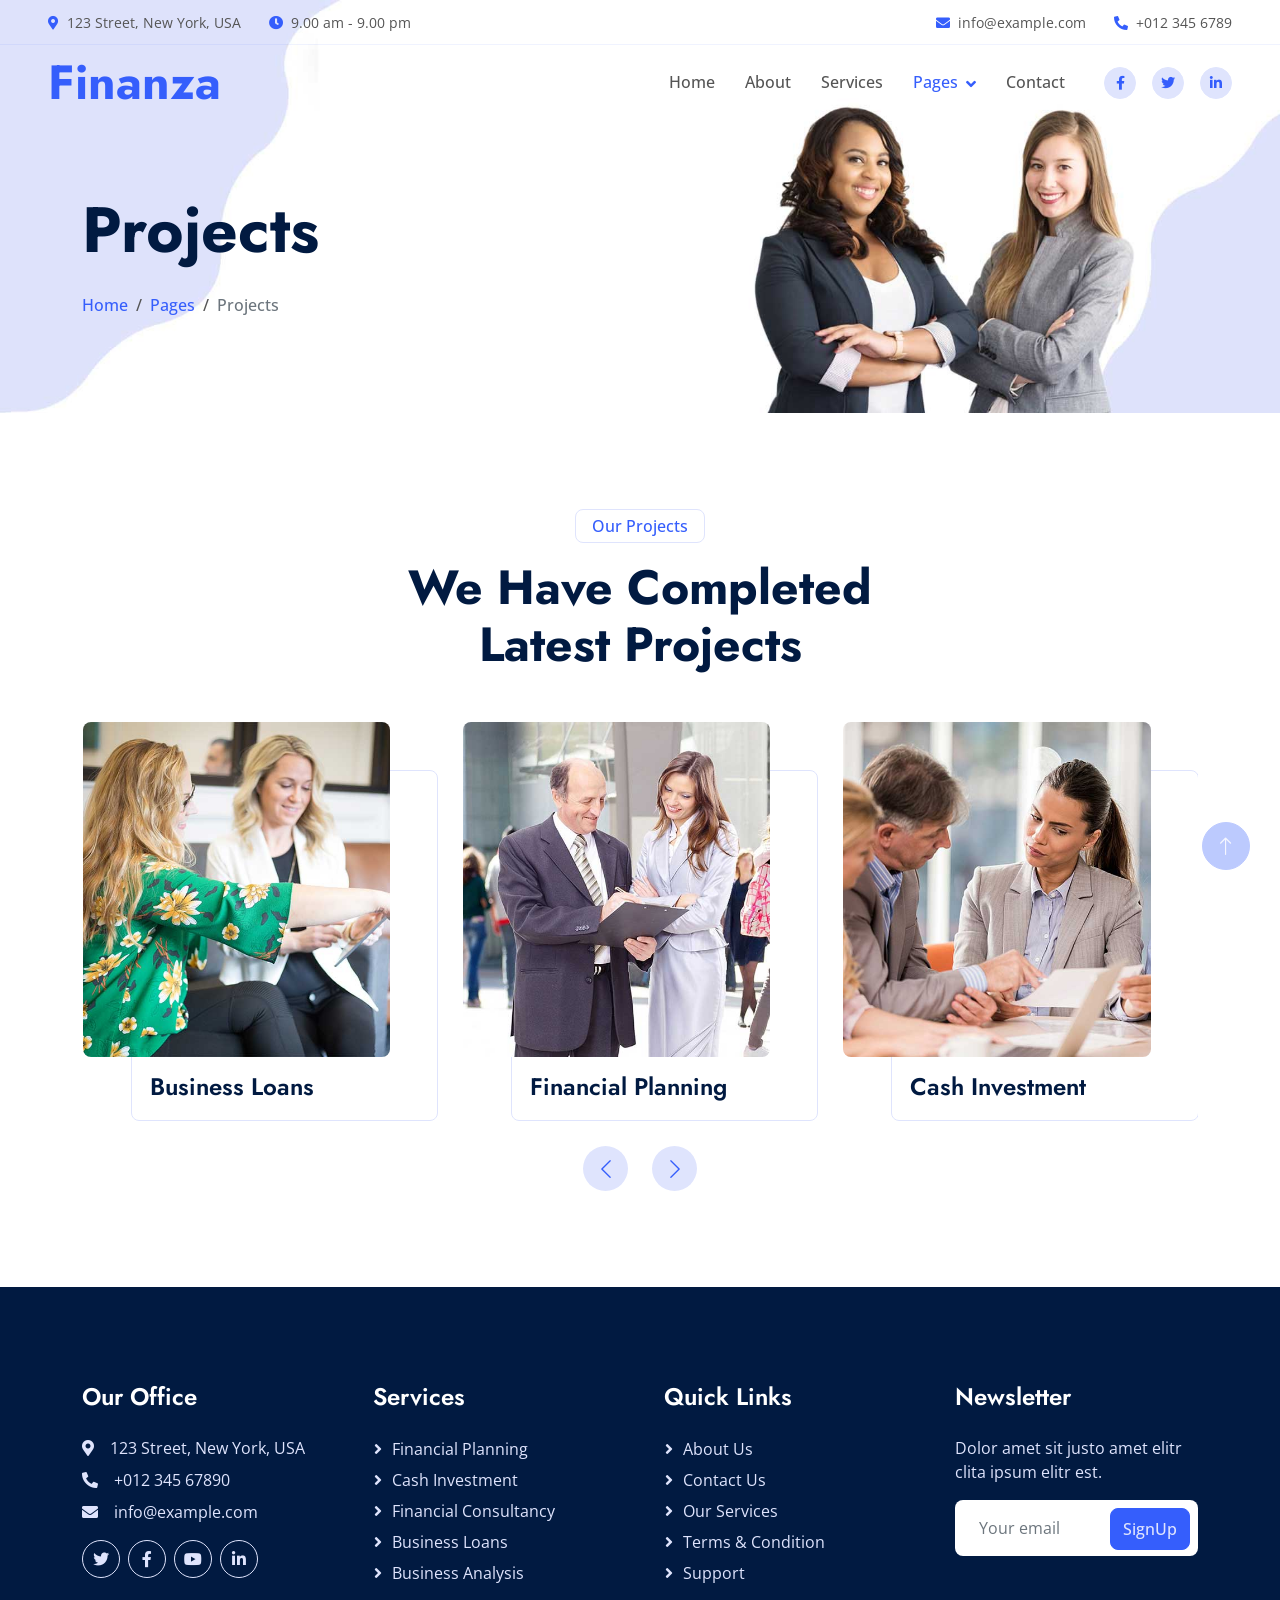
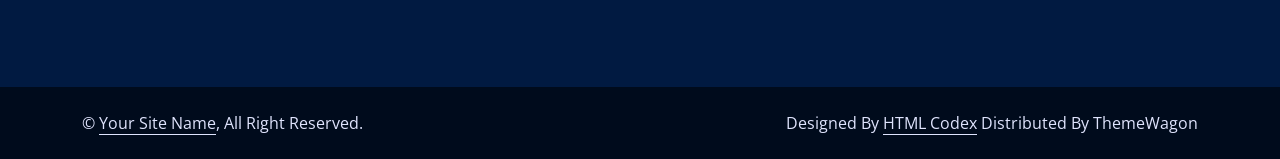
<file: project.html>
<!DOCTYPE html>
<html lang="en">

<head>
    <meta charset="utf-8">
    <title>Finanza - Financial Services Website Template</title>
    <meta content="width=device-width, initial-scale=1.0" name="viewport">
    <meta content="" name="keywords">
    <meta content="" name="description">

    <!-- Favicon -->
    <link href="img/favicon.ico" rel="icon">

    <!-- Google Web Fonts -->
    <link rel="preconnect" href="https://fonts.googleapis.com">
    <link rel="preconnect" href="https://fonts.gstatic.com" crossorigin>
    <link
        href="https://fonts.googleapis.com/css2?family=Jost:wght@500;600;700&family=Open+Sans:wght@400;500&display=swap"
        rel="stylesheet">

    <!-- Icon Font Stylesheet -->
    <link href="https://cdnjs.cloudflare.com/ajax/libs/font-awesome/5.10.0/css/all.min.css" rel="stylesheet">
    <link href="https://cdn.jsdelivr.net/npm/bootstrap-icons@1.4.1/font/bootstrap-icons.css" rel="stylesheet">

    <!-- Libraries Stylesheet -->
    <link href="lib/animate/animate.min.css" rel="stylesheet">
    <link href="lib/owlcarousel/assets/owl.carousel.min.css" rel="stylesheet">

    <!-- Customized Bootstrap Stylesheet -->
    <link href="css/bootstrap.min.css" rel="stylesheet">

    <!-- Template Stylesheet -->
    <link href="css/style.css" rel="stylesheet">
</head>

<body>
    <!-- Spinner Start -->
    <div id="spinner"
        class="show bg-white position-fixed translate-middle w-100 vh-100 top-50 start-50 d-flex align-items-center justify-content-center">
        <div class="spinner-border text-primary" role="status" style="width: 3rem; height: 3rem;"></div>
    </div>
    <!-- Spinner End -->


    <!-- Navbar Start -->
    <div class="container-fluid fixed-top px-0 wow fadeIn" data-wow-delay="0.1s">
        <div class="top-bar row gx-0 align-items-center d-none d-lg-flex">
            <div class="col-lg-6 px-5 text-start">
                <small><i class="fa fa-map-marker-alt text-primary me-2"></i>123 Street, New York, USA</small>
                <small class="ms-4"><i class="fa fa-clock text-primary me-2"></i>9.00 am - 9.00 pm</small>
            </div>
            <div class="col-lg-6 px-5 text-end">
                <small><i class="fa fa-envelope text-primary me-2"></i>info@example.com</small>
                <small class="ms-4"><i class="fa fa-phone-alt text-primary me-2"></i>+012 345 6789</small>
            </div>
        </div>

        <nav class="navbar navbar-expand-lg navbar-light py-lg-0 px-lg-5 wow fadeIn" data-wow-delay="0.1s">
            <a href="index.html" class="navbar-brand ms-4 ms-lg-0">
                <h1 class="display-5 text-primary m-0">Finanza</h1>
            </a>
            <button type="button" class="navbar-toggler me-4" data-bs-toggle="collapse"
                data-bs-target="#navbarCollapse">
                <span class="navbar-toggler-icon"></span>
            </button>
            <div class="collapse navbar-collapse" id="navbarCollapse">
                <div class="navbar-nav ms-auto p-4 p-lg-0">
                    <a href="index.html" class="nav-item nav-link">Home</a>
                    <a href="about.html" class="nav-item nav-link">About</a>
                    <a href="service.html" class="nav-item nav-link">Services</a>
                    <div class="nav-item dropdown">
                        <a href="#" class="nav-link dropdown-toggle active" data-bs-toggle="dropdown">Pages</a>
                        <div class="dropdown-menu border-light m-0">
                            <a href="project.html" class="dropdown-item active">Projects</a>
                            <a href="feature.html" class="dropdown-item">Features</a>
                            <a href="team.html" class="dropdown-item">Team Member</a>
                            <a href="testimonial.html" class="dropdown-item">Testimonial</a>
                            <a href="404.html" class="dropdown-item">404 Page</a>
                        </div>
                    </div>
                    <a href="contact.html" class="nav-item nav-link">Contact</a>
                </div>
                <div class="d-none d-lg-flex ms-2">
                    <a class="btn btn-light btn-sm-square rounded-circle ms-3" href="">
                        <small class="fab fa-facebook-f text-primary"></small>
                    </a>
                    <a class="btn btn-light btn-sm-square rounded-circle ms-3" href="">
                        <small class="fab fa-twitter text-primary"></small>
                    </a>
                    <a class="btn btn-light btn-sm-square rounded-circle ms-3" href="">
                        <small class="fab fa-linkedin-in text-primary"></small>
                    </a>
                </div>
            </div>
        </nav>
    </div>
    <!-- Navbar End -->


    <!-- Page Header Start -->
    <div class="container-fluid page-header mb-5 wow fadeIn" data-wow-delay="0.1s">
        <div class="container">
            <h1 class="display-3 mb-4 animated slideInDown">Projects</h1>
            <nav aria-label="breadcrumb animated slideInDown">
                <ol class="breadcrumb mb-0">
                    <li class="breadcrumb-item"><a href="#">Home</a></li>
                    <li class="breadcrumb-item"><a href="#">Pages</a></li>
                    <li class="breadcrumb-item active" aria-current="page">Projects</li>
                </ol>
            </nav>
        </div>
    </div>
    <!-- Page Header End -->


    <!-- Projects Start -->
    <div class="container-xxl py-5">
        <div class="container">
            <div class="text-center mx-auto wow fadeInUp" data-wow-delay="0.1s" style="max-width: 600px;">
                <p class="d-inline-block border rounded text-primary fw-semi-bold py-1 px-3">Our Projects</p>
                <h1 class="display-5 mb-5">We Have Completed Latest Projects</h1>
            </div>
            <div class="owl-carousel project-carousel wow fadeInUp" data-wow-delay="0.3s">
                <div class="project-item pe-5 pb-5">
                    <div class="project-img mb-3">
                        <img class="img-fluid rounded" src="img/service-1.jpg" alt="">
                        <a href=""><i class="fa fa-link fa-3x text-primary"></i></a>
                    </div>
                    <div class="project-title">
                        <h4 class="mb-0">Financial Planning</h4>
                    </div>
                </div>
                <div class="project-item pe-5 pb-5">
                    <div class="project-img mb-3">
                        <img class="img-fluid rounded" src="img/service-2.jpg" alt="">
                        <a href=""><i class="fa fa-link fa-3x text-primary"></i></a>
                    </div>
                    <div class="project-title">
                        <h4 class="mb-0">Cash Investment</h4>
                    </div>
                </div>
                <div class="project-item pe-5 pb-5">
                    <div class="project-img mb-3">
                        <img class="img-fluid rounded" src="img/service-3.jpg" alt="">
                        <a href=""><i class="fa fa-link fa-3x text-primary"></i></a>
                    </div>
                    <div class="project-title">
                        <h4 class="mb-0">Financial Consultancy</h4>
                    </div>
                </div>
                <div class="project-item pe-5 pb-5">
                    <div class="project-img mb-3">
                        <img class="img-fluid rounded" src="img/service-4.jpg" alt="">
                        <a href=""><i class="fa fa-link fa-3x text-primary"></i></a>
                    </div>
                    <div class="project-title">
                        <h4 class="mb-0">Business Loans</h4>
                    </div>
                </div>
            </div>
        </div>
    </div>
    <!-- Projects End -->


    <!-- Footer Start -->
    <div class="container-fluid bg-dark text-light footer mt-5 py-5 wow fadeIn" data-wow-delay="0.1s">
        <div class="container py-5">
            <div class="row g-5">
                <div class="col-lg-3 col-md-6">
                    <h4 class="text-white mb-4">Our Office</h4>
                    <p class="mb-2"><i class="fa fa-map-marker-alt me-3"></i>123 Street, New York, USA</p>
                    <p class="mb-2"><i class="fa fa-phone-alt me-3"></i>+012 345 67890</p>
                    <p class="mb-2"><i class="fa fa-envelope me-3"></i>info@example.com</p>
                    <div class="d-flex pt-2">
                        <a class="btn btn-square btn-outline-light rounded-circle me-2" href=""><i
                                class="fab fa-twitter"></i></a>
                        <a class="btn btn-square btn-outline-light rounded-circle me-2" href=""><i
                                class="fab fa-facebook-f"></i></a>
                        <a class="btn btn-square btn-outline-light rounded-circle me-2" href=""><i
                                class="fab fa-youtube"></i></a>
                        <a class="btn btn-square btn-outline-light rounded-circle me-2" href=""><i
                                class="fab fa-linkedin-in"></i></a>
                    </div>
                </div>
                <div class="col-lg-3 col-md-6">
                    <h4 class="text-white mb-4">Services</h4>
                    <a class="btn btn-link" href="">Financial Planning</a>
                    <a class="btn btn-link" href="">Cash Investment</a>
                    <a class="btn btn-link" href="">Financial Consultancy</a>
                    <a class="btn btn-link" href="">Business Loans</a>
                    <a class="btn btn-link" href="">Business Analysis</a>
                </div>
                <div class="col-lg-3 col-md-6">
                    <h4 class="text-white mb-4">Quick Links</h4>
                    <a class="btn btn-link" href="">About Us</a>
                    <a class="btn btn-link" href="">Contact Us</a>
                    <a class="btn btn-link" href="">Our Services</a>
                    <a class="btn btn-link" href="">Terms & Condition</a>
                    <a class="btn btn-link" href="">Support</a>
                </div>
                <div class="col-lg-3 col-md-6">
                    <h4 class="text-white mb-4">Newsletter</h4>
                    <p>Dolor amet sit justo amet elitr clita ipsum elitr est.</p>
                    <div class="position-relative w-100">
                        <input class="form-control bg-white border-0 w-100 py-3 ps-4 pe-5" type="text"
                            placeholder="Your email">
                        <button type="button"
                            class="btn btn-primary py-2 position-absolute top-0 end-0 mt-2 me-2">SignUp</button>
                    </div>
                </div>
            </div>
        </div>
    </div>
    <!-- Footer End -->


    <!-- Copyright Start -->
    <div class="container-fluid copyright py-4">
        <div class="container">
            <div class="row">
                <div class="col-md-6 text-center text-md-start mb-3 mb-md-0">
                    &copy; <a class="border-bottom" href="#">Your Site Name</a>, All Right Reserved.
                </div>
                <div class="col-md-6 text-center text-md-end">
                    <!--/*** This template is free as long as you keep the footer author’s credit link/attribution link/backlink. If you'd like to use the template without the footer author’s credit link/attribution link/backlink, you can purchase the Credit Removal License from "https://htmlcodex.com/credit-removal". Thank you for your support. ***/-->
                    Designed By <a class="border-bottom" href="https://htmlcodex.com">HTML Codex</a> Distributed By <a
                        href="https://themewagon.com">ThemeWagon</a>
                </div>
            </div>
        </div>
    </div>
    <!-- Copyright End -->


    <!-- Back to Top -->
    <a href="#" class="btn btn-lg btn-primary btn-lg-square rounded-circle back-to-top"><i
            class="bi bi-arrow-up"></i></a>


    <!-- JavaScript Libraries -->
    <script src="https://code.jquery.com/jquery-3.4.1.min.js"></script>
    <script src="https://cdn.jsdelivr.net/npm/bootstrap@5.0.0/dist/js/bootstrap.bundle.min.js"></script>
    <script src="lib/wow/wow.min.js"></script>
    <script src="lib/easing/easing.min.js"></script>
    <script src="lib/waypoints/waypoints.min.js"></script>
    <script src="lib/owlcarousel/owl.carousel.min.js"></script>
    <script src="lib/counterup/counterup.min.js"></script>

    <!-- Template Javascript -->
    <script src="js/main.js"></script>
</body>

</html>
</file>
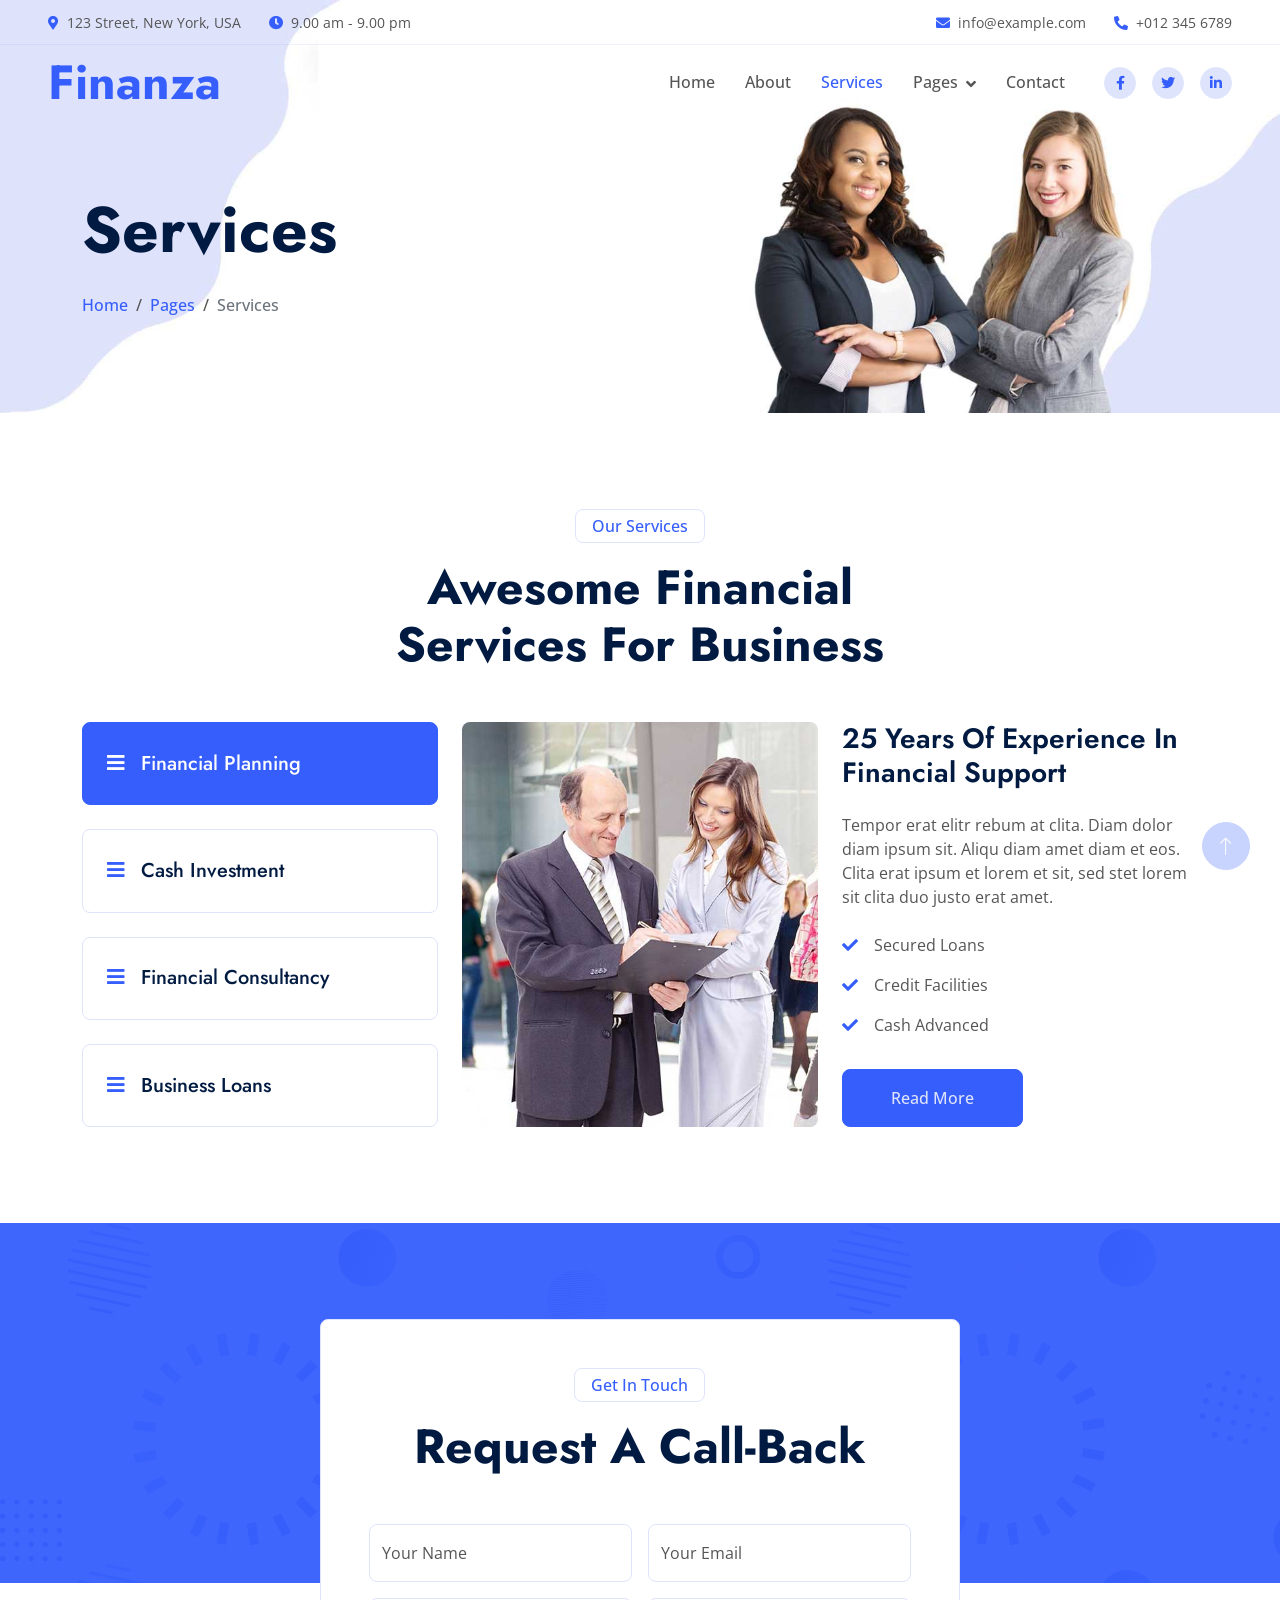
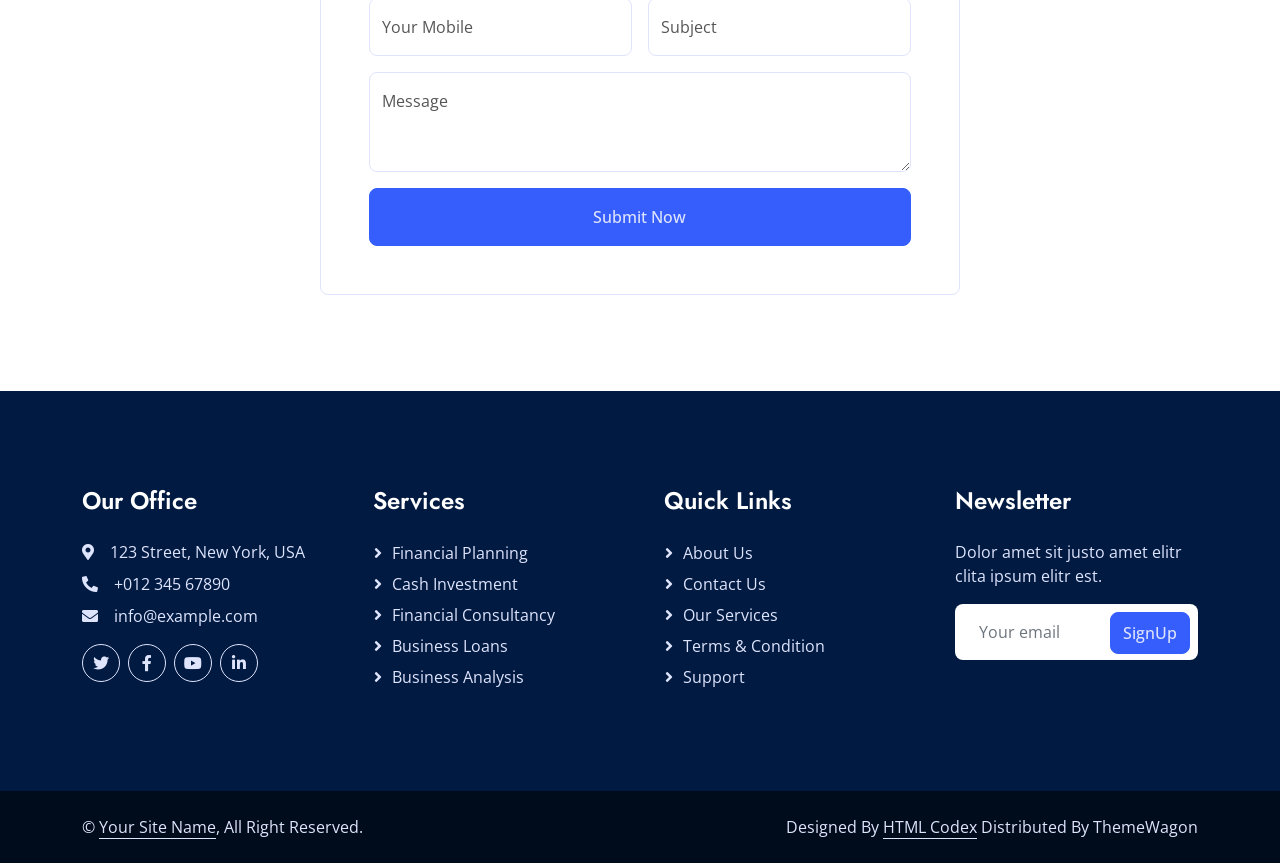
<file: service.html>
<!DOCTYPE html>
<html lang="en">

<head>
    <meta charset="utf-8">
    <title>Finanza - Financial Services Website Template</title>
    <meta content="width=device-width, initial-scale=1.0" name="viewport">
    <meta content="" name="keywords">
    <meta content="" name="description">

    <!-- Favicon -->
    <link href="img/favicon.ico" rel="icon">

    <!-- Google Web Fonts -->
    <link rel="preconnect" href="https://fonts.googleapis.com">
    <link rel="preconnect" href="https://fonts.gstatic.com" crossorigin>
    <link
        href="https://fonts.googleapis.com/css2?family=Jost:wght@500;600;700&family=Open+Sans:wght@400;500&display=swap"
        rel="stylesheet">

    <!-- Icon Font Stylesheet -->
    <link href="https://cdnjs.cloudflare.com/ajax/libs/font-awesome/5.10.0/css/all.min.css" rel="stylesheet">
    <link href="https://cdn.jsdelivr.net/npm/bootstrap-icons@1.4.1/font/bootstrap-icons.css" rel="stylesheet">

    <!-- Libraries Stylesheet -->
    <link href="lib/animate/animate.min.css" rel="stylesheet">
    <link href="lib/owlcarousel/assets/owl.carousel.min.css" rel="stylesheet">

    <!-- Customized Bootstrap Stylesheet -->
    <link href="css/bootstrap.min.css" rel="stylesheet">

    <!-- Template Stylesheet -->
    <link href="css/style.css" rel="stylesheet">
</head>

<body>
    <!-- Spinner Start -->
    <div id="spinner"
        class="show bg-white position-fixed translate-middle w-100 vh-100 top-50 start-50 d-flex align-items-center justify-content-center">
        <div class="spinner-border text-primary" role="status" style="width: 3rem; height: 3rem;"></div>
    </div>
    <!-- Spinner End -->


    <!-- Navbar Start -->
    <div class="container-fluid fixed-top px-0 wow fadeIn" data-wow-delay="0.1s">
        <div class="top-bar row gx-0 align-items-center d-none d-lg-flex">
            <div class="col-lg-6 px-5 text-start">
                <small><i class="fa fa-map-marker-alt text-primary me-2"></i>123 Street, New York, USA</small>
                <small class="ms-4"><i class="fa fa-clock text-primary me-2"></i>9.00 am - 9.00 pm</small>
            </div>
            <div class="col-lg-6 px-5 text-end">
                <small><i class="fa fa-envelope text-primary me-2"></i>info@example.com</small>
                <small class="ms-4"><i class="fa fa-phone-alt text-primary me-2"></i>+012 345 6789</small>
            </div>
        </div>

        <nav class="navbar navbar-expand-lg navbar-light py-lg-0 px-lg-5 wow fadeIn" data-wow-delay="0.1s">
            <a href="index.html" class="navbar-brand ms-4 ms-lg-0">
                <h1 class="display-5 text-primary m-0">Finanza</h1>
            </a>
            <button type="button" class="navbar-toggler me-4" data-bs-toggle="collapse"
                data-bs-target="#navbarCollapse">
                <span class="navbar-toggler-icon"></span>
            </button>
            <div class="collapse navbar-collapse" id="navbarCollapse">
                <div class="navbar-nav ms-auto p-4 p-lg-0">
                    <a href="index.html" class="nav-item nav-link">Home</a>
                    <a href="about.html" class="nav-item nav-link">About</a>
                    <a href="service.html" class="nav-item nav-link active">Services</a>
                    <div class="nav-item dropdown">
                        <a href="#" class="nav-link dropdown-toggle" data-bs-toggle="dropdown">Pages</a>
                        <div class="dropdown-menu border-light m-0">
                            <a href="project.html" class="dropdown-item">Projects</a>
                            <a href="feature.html" class="dropdown-item">Features</a>
                            <a href="team.html" class="dropdown-item">Team Member</a>
                            <a href="testimonial.html" class="dropdown-item">Testimonial</a>
                            <a href="404.html" class="dropdown-item">404 Page</a>
                        </div>
                    </div>
                    <a href="contact.html" class="nav-item nav-link">Contact</a>
                </div>
                <div class="d-none d-lg-flex ms-2">
                    <a class="btn btn-light btn-sm-square rounded-circle ms-3" href="">
                        <small class="fab fa-facebook-f text-primary"></small>
                    </a>
                    <a class="btn btn-light btn-sm-square rounded-circle ms-3" href="">
                        <small class="fab fa-twitter text-primary"></small>
                    </a>
                    <a class="btn btn-light btn-sm-square rounded-circle ms-3" href="">
                        <small class="fab fa-linkedin-in text-primary"></small>
                    </a>
                </div>
            </div>
        </nav>
    </div>
    <!-- Navbar End -->


    <!-- Page Header Start -->
    <div class="container-fluid page-header mb-5 wow fadeIn" data-wow-delay="0.1s">
        <div class="container">
            <h1 class="display-3 mb-4 animated slideInDown">Services</h1>
            <nav aria-label="breadcrumb animated slideInDown">
                <ol class="breadcrumb mb-0">
                    <li class="breadcrumb-item"><a href="#">Home</a></li>
                    <li class="breadcrumb-item"><a href="#">Pages</a></li>
                    <li class="breadcrumb-item active" aria-current="page">Services</li>
                </ol>
            </nav>
        </div>
    </div>
    <!-- Page Header End -->


    <!-- Service Start -->
    <div class="container-xxl service py-5">
        <div class="container">
            <div class="text-center mx-auto wow fadeInUp" data-wow-delay="0.1s" style="max-width: 600px;">
                <p class="d-inline-block border rounded text-primary fw-semi-bold py-1 px-3">Our Services</p>
                <h1 class="display-5 mb-5">Awesome Financial Services For Business</h1>
            </div>
            <div class="row g-4 wow fadeInUp" data-wow-delay="0.3s">
                <div class="col-lg-4">
                    <div class="nav nav-pills d-flex justify-content-between w-100 h-100 me-4">
                        <button class="nav-link w-100 d-flex align-items-center text-start border p-4 mb-4 active"
                            data-bs-toggle="pill" data-bs-target="#tab-pane-1" type="button">
                            <h5 class="m-0"><i class="fa fa-bars text-primary me-3"></i>Financial Planning</h5>
                        </button>
                        <button class="nav-link w-100 d-flex align-items-center text-start border p-4 mb-4"
                            data-bs-toggle="pill" data-bs-target="#tab-pane-2" type="button">
                            <h5 class="m-0"><i class="fa fa-bars text-primary me-3"></i>Cash Investment</h5>
                        </button>
                        <button class="nav-link w-100 d-flex align-items-center text-start border p-4 mb-4"
                            data-bs-toggle="pill" data-bs-target="#tab-pane-3" type="button">
                            <h5 class="m-0"><i class="fa fa-bars text-primary me-3"></i>Financial Consultancy</h5>
                        </button>
                        <button class="nav-link w-100 d-flex align-items-center text-start border p-4 mb-0"
                            data-bs-toggle="pill" data-bs-target="#tab-pane-4" type="button">
                            <h5 class="m-0"><i class="fa fa-bars text-primary me-3"></i>Business Loans</h5>
                        </button>
                    </div>
                </div>
                <div class="col-lg-8">
                    <div class="tab-content w-100">
                        <div class="tab-pane fade show active" id="tab-pane-1">
                            <div class="row g-4">
                                <div class="col-md-6" style="min-height: 350px;">
                                    <div class="position-relative h-100">
                                        <img class="position-absolute rounded w-100 h-100" src="img/service-1.jpg"
                                            style="object-fit: cover;" alt="">
                                    </div>
                                </div>
                                <div class="col-md-6">
                                    <h3 class="mb-4">25 Years Of Experience In Financial Support</h3>
                                    <p class="mb-4">Tempor erat elitr rebum at clita. Diam dolor diam ipsum sit. Aliqu
                                        diam amet diam et eos. Clita erat ipsum et lorem et sit, sed stet lorem sit
                                        clita duo justo erat amet.</p>
                                    <p><i class="fa fa-check text-primary me-3"></i>Secured Loans</p>
                                    <p><i class="fa fa-check text-primary me-3"></i>Credit Facilities</p>
                                    <p><i class="fa fa-check text-primary me-3"></i>Cash Advanced</p>
                                    <a href="" class="btn btn-primary py-3 px-5 mt-3">Read More</a>
                                </div>
                            </div>
                        </div>
                        <div class="tab-pane fade" id="tab-pane-2">
                            <div class="row g-4">
                                <div class="col-md-6" style="min-height: 350px;">
                                    <div class="position-relative h-100">
                                        <img class="position-absolute rounded w-100 h-100" src="img/service-2.jpg"
                                            style="object-fit: cover;" alt="">
                                    </div>
                                </div>
                                <div class="col-md-6">
                                    <h3 class="mb-4">25 Years Of Experience In Financial Support</h3>
                                    <p class="mb-4">Tempor erat elitr rebum at clita. Diam dolor diam ipsum sit. Aliqu
                                        diam amet diam et eos. Clita erat ipsum et lorem et sit, sed stet lorem sit
                                        clita duo justo erat amet.</p>
                                    <p><i class="fa fa-check text-primary me-3"></i>Secured Loans</p>
                                    <p><i class="fa fa-check text-primary me-3"></i>Credit Facilities</p>
                                    <p><i class="fa fa-check text-primary me-3"></i>Cash Advanced</p>
                                    <a href="" class="btn btn-primary py-3 px-5 mt-3">Read More</a>
                                </div>
                            </div>
                        </div>
                        <div class="tab-pane fade" id="tab-pane-3">
                            <div class="row g-4">
                                <div class="col-md-6" style="min-height: 350px;">
                                    <div class="position-relative h-100">
                                        <img class="position-absolute rounded w-100 h-100" src="img/service-3.jpg"
                                            style="object-fit: cover;" alt="">
                                    </div>
                                </div>
                                <div class="col-md-6">
                                    <h3 class="mb-4">25 Years Of Experience In Financial Support</h3>
                                    <p class="mb-4">Tempor erat elitr rebum at clita. Diam dolor diam ipsum sit. Aliqu
                                        diam amet diam et eos. Clita erat ipsum et lorem et sit, sed stet lorem sit
                                        clita duo justo erat amet.</p>
                                    <p><i class="fa fa-check text-primary me-3"></i>Secured Loans</p>
                                    <p><i class="fa fa-check text-primary me-3"></i>Credit Facilities</p>
                                    <p><i class="fa fa-check text-primary me-3"></i>Cash Advanced</p>
                                    <a href="" class="btn btn-primary py-3 px-5 mt-3">Read More</a>
                                </div>
                            </div>
                        </div>
                        <div class="tab-pane fade" id="tab-pane-4">
                            <div class="row g-4">
                                <div class="col-md-6" style="min-height: 350px;">
                                    <div class="position-relative h-100">
                                        <img class="position-absolute rounded w-100 h-100" src="img/service-4.jpg"
                                            style="object-fit: cover;" alt="">
                                    </div>
                                </div>
                                <div class="col-md-6">
                                    <h3 class="mb-4">25 Years Of Experience In Financial Support</h3>
                                    <p class="mb-4">Tempor erat elitr rebum at clita. Diam dolor diam ipsum sit. Aliqu
                                        diam amet diam et eos. Clita erat ipsum et lorem et sit, sed stet lorem sit
                                        clita duo justo erat amet.</p>
                                    <p><i class="fa fa-check text-primary me-3"></i>Secured Loans</p>
                                    <p><i class="fa fa-check text-primary me-3"></i>Credit Facilities</p>
                                    <p><i class="fa fa-check text-primary me-3"></i>Cash Advanced</p>
                                    <a href="" class="btn btn-primary py-3 px-5 mt-3">Read More</a>
                                </div>
                            </div>
                        </div>
                    </div>
                </div>
            </div>
        </div>
    </div>
    <!-- Service End -->


    <!-- Callback Start -->
    <div class="container-fluid callback mt-5 py-5">
        <div class="container pt-5">
            <div class="row justify-content-center">
                <div class="col-lg-7">
                    <div class="bg-white border rounded p-4 p-sm-5 wow fadeInUp" data-wow-delay="0.5s">
                        <div class="text-center mx-auto wow fadeInUp" data-wow-delay="0.1s" style="max-width: 600px;">
                            <p class="d-inline-block border rounded text-primary fw-semi-bold py-1 px-3">Get In Touch
                            </p>
                            <h1 class="display-5 mb-5">Request A Call-Back</h1>
                        </div>
                        <div class="row g-3">
                            <div class="col-sm-6">
                                <div class="form-floating">
                                    <input type="text" class="form-control" id="name" placeholder="Your Name">
                                    <label for="name">Your Name</label>
                                </div>
                            </div>
                            <div class="col-sm-6">
                                <div class="form-floating">
                                    <input type="email" class="form-control" id="mail" placeholder="Your Email">
                                    <label for="mail">Your Email</label>
                                </div>
                            </div>
                            <div class="col-sm-6">
                                <div class="form-floating">
                                    <input type="text" class="form-control" id="mobile" placeholder="Your Mobile">
                                    <label for="mobile">Your Mobile</label>
                                </div>
                            </div>
                            <div class="col-sm-6">
                                <div class="form-floating">
                                    <input type="text" class="form-control" id="subject" placeholder="Subject">
                                    <label for="subject">Subject</label>
                                </div>
                            </div>
                            <div class="col-12">
                                <div class="form-floating">
                                    <textarea class="form-control" placeholder="Leave a message here" id="message"
                                        style="height: 100px"></textarea>
                                    <label for="message">Message</label>
                                </div>
                            </div>
                            <div class="col-12 text-center">
                                <button class="btn btn-primary w-100 py-3" type="submit">Submit Now</button>
                            </div>
                        </div>
                    </div>
                </div>
            </div>
        </div>
    </div>
    <!-- Callback End -->


    <!-- Footer Start -->
    <div class="container-fluid bg-dark text-light footer mt-5 py-5 wow fadeIn" data-wow-delay="0.1s">
        <div class="container py-5">
            <div class="row g-5">
                <div class="col-lg-3 col-md-6">
                    <h4 class="text-white mb-4">Our Office</h4>
                    <p class="mb-2"><i class="fa fa-map-marker-alt me-3"></i>123 Street, New York, USA</p>
                    <p class="mb-2"><i class="fa fa-phone-alt me-3"></i>+012 345 67890</p>
                    <p class="mb-2"><i class="fa fa-envelope me-3"></i>info@example.com</p>
                    <div class="d-flex pt-2">
                        <a class="btn btn-square btn-outline-light rounded-circle me-2" href=""><i
                                class="fab fa-twitter"></i></a>
                        <a class="btn btn-square btn-outline-light rounded-circle me-2" href=""><i
                                class="fab fa-facebook-f"></i></a>
                        <a class="btn btn-square btn-outline-light rounded-circle me-2" href=""><i
                                class="fab fa-youtube"></i></a>
                        <a class="btn btn-square btn-outline-light rounded-circle me-2" href=""><i
                                class="fab fa-linkedin-in"></i></a>
                    </div>
                </div>
                <div class="col-lg-3 col-md-6">
                    <h4 class="text-white mb-4">Services</h4>
                    <a class="btn btn-link" href="">Financial Planning</a>
                    <a class="btn btn-link" href="">Cash Investment</a>
                    <a class="btn btn-link" href="">Financial Consultancy</a>
                    <a class="btn btn-link" href="">Business Loans</a>
                    <a class="btn btn-link" href="">Business Analysis</a>
                </div>
                <div class="col-lg-3 col-md-6">
                    <h4 class="text-white mb-4">Quick Links</h4>
                    <a class="btn btn-link" href="">About Us</a>
                    <a class="btn btn-link" href="">Contact Us</a>
                    <a class="btn btn-link" href="">Our Services</a>
                    <a class="btn btn-link" href="">Terms & Condition</a>
                    <a class="btn btn-link" href="">Support</a>
                </div>
                <div class="col-lg-3 col-md-6">
                    <h4 class="text-white mb-4">Newsletter</h4>
                    <p>Dolor amet sit justo amet elitr clita ipsum elitr est.</p>
                    <div class="position-relative w-100">
                        <input class="form-control bg-white border-0 w-100 py-3 ps-4 pe-5" type="text"
                            placeholder="Your email">
                        <button type="button"
                            class="btn btn-primary py-2 position-absolute top-0 end-0 mt-2 me-2">SignUp</button>
                    </div>
                </div>
            </div>
        </div>
    </div>
    <!-- Footer End -->


    <!-- Copyright Start -->
    <div class="container-fluid copyright py-4">
        <div class="container">
            <div class="row">
                <div class="col-md-6 text-center text-md-start mb-3 mb-md-0">
                    &copy; <a class="border-bottom" href="#">Your Site Name</a>, All Right Reserved.
                </div>
                <div class="col-md-6 text-center text-md-end">
                    <!--/*** This template is free as long as you keep the footer author’s credit link/attribution link/backlink. If you'd like to use the template without the footer author’s credit link/attribution link/backlink, you can purchase the Credit Removal License from "https://htmlcodex.com/credit-removal". Thank you for your support. ***/-->
                    Designed By <a class="border-bottom" href="https://htmlcodex.com">HTML Codex</a> Distributed By <a
                        href="https://themewagon.com">ThemeWagon</a>
                </div>
            </div>
        </div>
    </div>
    <!-- Copyright End -->


    <!-- Back to Top -->
    <a href="#" class="btn btn-lg btn-primary btn-lg-square rounded-circle back-to-top"><i
            class="bi bi-arrow-up"></i></a>


    <!-- JavaScript Libraries -->
    <script src="https://code.jquery.com/jquery-3.4.1.min.js"></script>
    <script src="https://cdn.jsdelivr.net/npm/bootstrap@5.0.0/dist/js/bootstrap.bundle.min.js"></script>
    <script src="lib/wow/wow.min.js"></script>
    <script src="lib/easing/easing.min.js"></script>
    <script src="lib/waypoints/waypoints.min.js"></script>
    <script src="lib/owlcarousel/owl.carousel.min.js"></script>
    <script src="lib/counterup/counterup.min.js"></script>

    <!-- Template Javascript -->
    <script src="js/main.js"></script>
</body>

</html>
</file>
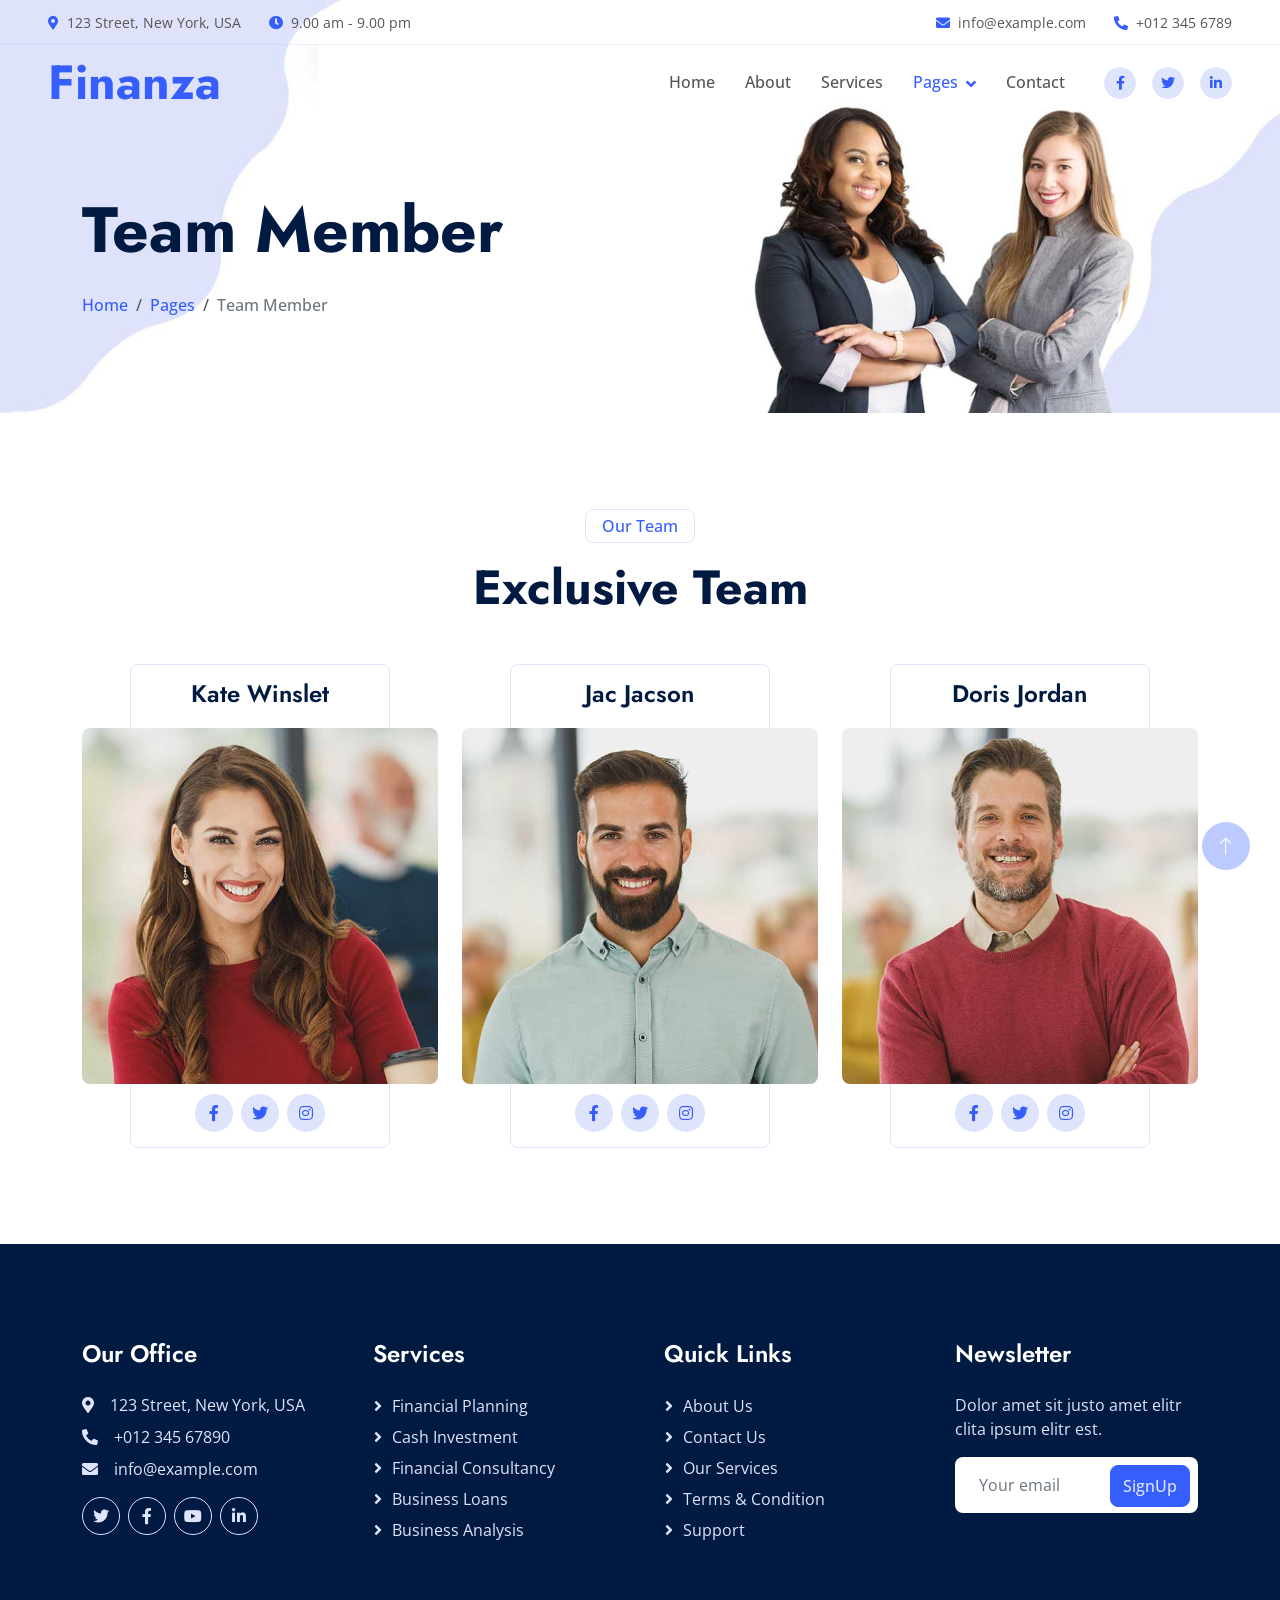
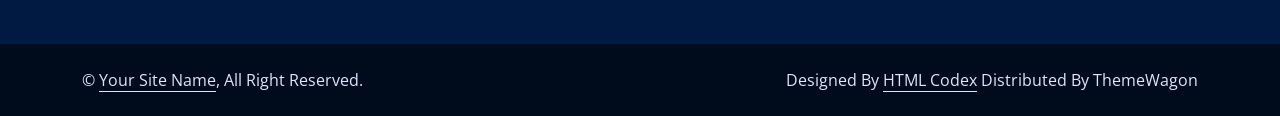
<file: team.html>
<!DOCTYPE html>
<html lang="en">

<head>
    <meta charset="utf-8">
    <title>Finanza - Financial Services Website Template</title>
    <meta content="width=device-width, initial-scale=1.0" name="viewport">
    <meta content="" name="keywords">
    <meta content="" name="description">

    <!-- Favicon -->
    <link href="img/favicon.ico" rel="icon">

    <!-- Google Web Fonts -->
    <link rel="preconnect" href="https://fonts.googleapis.com">
    <link rel="preconnect" href="https://fonts.gstatic.com" crossorigin>
    <link
        href="https://fonts.googleapis.com/css2?family=Jost:wght@500;600;700&family=Open+Sans:wght@400;500&display=swap"
        rel="stylesheet">

    <!-- Icon Font Stylesheet -->
    <link href="https://cdnjs.cloudflare.com/ajax/libs/font-awesome/5.10.0/css/all.min.css" rel="stylesheet">
    <link href="https://cdn.jsdelivr.net/npm/bootstrap-icons@1.4.1/font/bootstrap-icons.css" rel="stylesheet">

    <!-- Libraries Stylesheet -->
    <link href="lib/animate/animate.min.css" rel="stylesheet">
    <link href="lib/owlcarousel/assets/owl.carousel.min.css" rel="stylesheet">

    <!-- Customized Bootstrap Stylesheet -->
    <link href="css/bootstrap.min.css" rel="stylesheet">

    <!-- Template Stylesheet -->
    <link href="css/style.css" rel="stylesheet">
</head>

<body>
    <!-- Spinner Start -->
    <div id="spinner"
        class="show bg-white position-fixed translate-middle w-100 vh-100 top-50 start-50 d-flex align-items-center justify-content-center">
        <div class="spinner-border text-primary" role="status" style="width: 3rem; height: 3rem;"></div>
    </div>
    <!-- Spinner End -->


    <!-- Navbar Start -->
    <div class="container-fluid fixed-top px-0 wow fadeIn" data-wow-delay="0.1s">
        <div class="top-bar row gx-0 align-items-center d-none d-lg-flex">
            <div class="col-lg-6 px-5 text-start">
                <small><i class="fa fa-map-marker-alt text-primary me-2"></i>123 Street, New York, USA</small>
                <small class="ms-4"><i class="fa fa-clock text-primary me-2"></i>9.00 am - 9.00 pm</small>
            </div>
            <div class="col-lg-6 px-5 text-end">
                <small><i class="fa fa-envelope text-primary me-2"></i>info@example.com</small>
                <small class="ms-4"><i class="fa fa-phone-alt text-primary me-2"></i>+012 345 6789</small>
            </div>
        </div>

        <nav class="navbar navbar-expand-lg navbar-light py-lg-0 px-lg-5 wow fadeIn" data-wow-delay="0.1s">
            <a href="index.html" class="navbar-brand ms-4 ms-lg-0">
                <h1 class="display-5 text-primary m-0">Finanza</h1>
            </a>
            <button type="button" class="navbar-toggler me-4" data-bs-toggle="collapse"
                data-bs-target="#navbarCollapse">
                <span class="navbar-toggler-icon"></span>
            </button>
            <div class="collapse navbar-collapse" id="navbarCollapse">
                <div class="navbar-nav ms-auto p-4 p-lg-0">
                    <a href="index.html" class="nav-item nav-link">Home</a>
                    <a href="about.html" class="nav-item nav-link">About</a>
                    <a href="service.html" class="nav-item nav-link">Services</a>
                    <div class="nav-item dropdown">
                        <a href="#" class="nav-link dropdown-toggle active" data-bs-toggle="dropdown">Pages</a>
                        <div class="dropdown-menu border-light m-0">
                            <a href="project.html" class="dropdown-item">Projects</a>
                            <a href="feature.html" class="dropdown-item">Features</a>
                            <a href="team.html" class="dropdown-item active">Team Member</a>
                            <a href="testimonial.html" class="dropdown-item">Testimonial</a>
                            <a href="404.html" class="dropdown-item">404 Page</a>
                        </div>
                    </div>
                    <a href="contact.html" class="nav-item nav-link">Contact</a>
                </div>
                <div class="d-none d-lg-flex ms-2">
                    <a class="btn btn-light btn-sm-square rounded-circle ms-3" href="">
                        <small class="fab fa-facebook-f text-primary"></small>
                    </a>
                    <a class="btn btn-light btn-sm-square rounded-circle ms-3" href="">
                        <small class="fab fa-twitter text-primary"></small>
                    </a>
                    <a class="btn btn-light btn-sm-square rounded-circle ms-3" href="">
                        <small class="fab fa-linkedin-in text-primary"></small>
                    </a>
                </div>
            </div>
        </nav>
    </div>
    <!-- Navbar End -->


    <!-- Page Header Start -->
    <div class="container-fluid page-header mb-5 wow fadeIn" data-wow-delay="0.1s">
        <div class="container">
            <h1 class="display-3 mb-4 animated slideInDown">Team Member</h1>
            <nav aria-label="breadcrumb animated slideInDown">
                <ol class="breadcrumb mb-0">
                    <li class="breadcrumb-item"><a href="#">Home</a></li>
                    <li class="breadcrumb-item"><a href="#">Pages</a></li>
                    <li class="breadcrumb-item active" aria-current="page">Team Member</li>
                </ol>
            </nav>
        </div>
    </div>
    <!-- Page Header End -->


    <!-- Team Start -->
    <div class="container-xxl py-5">
        <div class="container">
            <div class="text-center mx-auto wow fadeInUp" data-wow-delay="0.1s" style="max-width: 600px;">
                <p class="d-inline-block border rounded text-primary fw-semi-bold py-1 px-3">Our Team</p>
                <h1 class="display-5 mb-5">Exclusive Team</h1>
            </div>
            <div class="row g-4">
                <div class="col-lg-4 col-md-6 wow fadeInUp" data-wow-delay="0.1s">
                    <div class="team-item">
                        <img class="img-fluid rounded" src="img/team-1.jpg" alt="">
                        <div class="team-text">
                            <h4 class="mb-0">Kate Winslet</h4>
                            <div class="team-social d-flex">
                                <a class="btn btn-square rounded-circle mx-1" href=""><i
                                        class="fab fa-facebook-f"></i></a>
                                <a class="btn btn-square rounded-circle mx-1" href=""><i class="fab fa-twitter"></i></a>
                                <a class="btn btn-square rounded-circle mx-1" href=""><i
                                        class="fab fa-instagram"></i></a>
                            </div>
                        </div>
                    </div>
                </div>
                <div class="col-lg-4 col-md-6 wow fadeInUp" data-wow-delay="0.3s">
                    <div class="team-item">
                        <img class="img-fluid rounded" src="img/team-2.jpg" alt="">
                        <div class="team-text">
                            <h4 class="mb-0">Jac Jacson</h4>
                            <div class="team-social d-flex">
                                <a class="btn btn-square rounded-circle mx-1" href=""><i
                                        class="fab fa-facebook-f"></i></a>
                                <a class="btn btn-square rounded-circle mx-1" href=""><i class="fab fa-twitter"></i></a>
                                <a class="btn btn-square rounded-circle mx-1" href=""><i
                                        class="fab fa-instagram"></i></a>
                            </div>
                        </div>
                    </div>
                </div>
                <div class="col-lg-4 col-md-6 wow fadeInUp" data-wow-delay="0.5s">
                    <div class="team-item">
                        <img class="img-fluid rounded" src="img/team-3.jpg" alt="">
                        <div class="team-text">
                            <h4 class="mb-0">Doris Jordan</h4>
                            <div class="team-social d-flex">
                                <a class="btn btn-square rounded-circle mx-1" href=""><i
                                        class="fab fa-facebook-f"></i></a>
                                <a class="btn btn-square rounded-circle mx-1" href=""><i class="fab fa-twitter"></i></a>
                                <a class="btn btn-square rounded-circle mx-1" href=""><i
                                        class="fab fa-instagram"></i></a>
                            </div>
                        </div>
                    </div>
                </div>
            </div>
        </div>
    </div>
    <!-- Team End -->


    <!-- Footer Start -->
    <div class="container-fluid bg-dark text-light footer mt-5 py-5 wow fadeIn" data-wow-delay="0.1s">
        <div class="container py-5">
            <div class="row g-5">
                <div class="col-lg-3 col-md-6">
                    <h4 class="text-white mb-4">Our Office</h4>
                    <p class="mb-2"><i class="fa fa-map-marker-alt me-3"></i>123 Street, New York, USA</p>
                    <p class="mb-2"><i class="fa fa-phone-alt me-3"></i>+012 345 67890</p>
                    <p class="mb-2"><i class="fa fa-envelope me-3"></i>info@example.com</p>
                    <div class="d-flex pt-2">
                        <a class="btn btn-square btn-outline-light rounded-circle me-2" href=""><i
                                class="fab fa-twitter"></i></a>
                        <a class="btn btn-square btn-outline-light rounded-circle me-2" href=""><i
                                class="fab fa-facebook-f"></i></a>
                        <a class="btn btn-square btn-outline-light rounded-circle me-2" href=""><i
                                class="fab fa-youtube"></i></a>
                        <a class="btn btn-square btn-outline-light rounded-circle me-2" href=""><i
                                class="fab fa-linkedin-in"></i></a>
                    </div>
                </div>
                <div class="col-lg-3 col-md-6">
                    <h4 class="text-white mb-4">Services</h4>
                    <a class="btn btn-link" href="">Financial Planning</a>
                    <a class="btn btn-link" href="">Cash Investment</a>
                    <a class="btn btn-link" href="">Financial Consultancy</a>
                    <a class="btn btn-link" href="">Business Loans</a>
                    <a class="btn btn-link" href="">Business Analysis</a>
                </div>
                <div class="col-lg-3 col-md-6">
                    <h4 class="text-white mb-4">Quick Links</h4>
                    <a class="btn btn-link" href="">About Us</a>
                    <a class="btn btn-link" href="">Contact Us</a>
                    <a class="btn btn-link" href="">Our Services</a>
                    <a class="btn btn-link" href="">Terms & Condition</a>
                    <a class="btn btn-link" href="">Support</a>
                </div>
                <div class="col-lg-3 col-md-6">
                    <h4 class="text-white mb-4">Newsletter</h4>
                    <p>Dolor amet sit justo amet elitr clita ipsum elitr est.</p>
                    <div class="position-relative w-100">
                        <input class="form-control bg-white border-0 w-100 py-3 ps-4 pe-5" type="text"
                            placeholder="Your email">
                        <button type="button"
                            class="btn btn-primary py-2 position-absolute top-0 end-0 mt-2 me-2">SignUp</button>
                    </div>
                </div>
            </div>
        </div>
    </div>
    <!-- Footer End -->


    <!-- Copyright Start -->
    <div class="container-fluid copyright py-4">
        <div class="container">
            <div class="row">
                <div class="col-md-6 text-center text-md-start mb-3 mb-md-0">
                    &copy; <a class="border-bottom" href="#">Your Site Name</a>, All Right Reserved.
                </div>
                <div class="col-md-6 text-center text-md-end">
                    <!--/*** This template is free as long as you keep the footer author’s credit link/attribution link/backlink. If you'd like to use the template without the footer author’s credit link/attribution link/backlink, you can purchase the Credit Removal License from "https://htmlcodex.com/credit-removal". Thank you for your support. ***/-->
                    Designed By <a class="border-bottom" href="https://htmlcodex.com">HTML Codex</a>  Distributed By <a
                    href="https://themewagon.com">ThemeWagon</a>
                </div>
            </div>
        </div>
    </div>
    <!-- Copyright End -->


    <!-- Back to Top -->
    <a href="#" class="btn btn-lg btn-primary btn-lg-square rounded-circle back-to-top"><i
            class="bi bi-arrow-up"></i></a>


    <!-- JavaScript Libraries -->
    <script src="https://code.jquery.com/jquery-3.4.1.min.js"></script>
    <script src="https://cdn.jsdelivr.net/npm/bootstrap@5.0.0/dist/js/bootstrap.bundle.min.js"></script>
    <script src="lib/wow/wow.min.js"></script>
    <script src="lib/easing/easing.min.js"></script>
    <script src="lib/waypoints/waypoints.min.js"></script>
    <script src="lib/owlcarousel/owl.carousel.min.js"></script>
    <script src="lib/counterup/counterup.min.js"></script>

    <!-- Template Javascript -->
    <script src="js/main.js"></script>
</body>

</html>
</file>
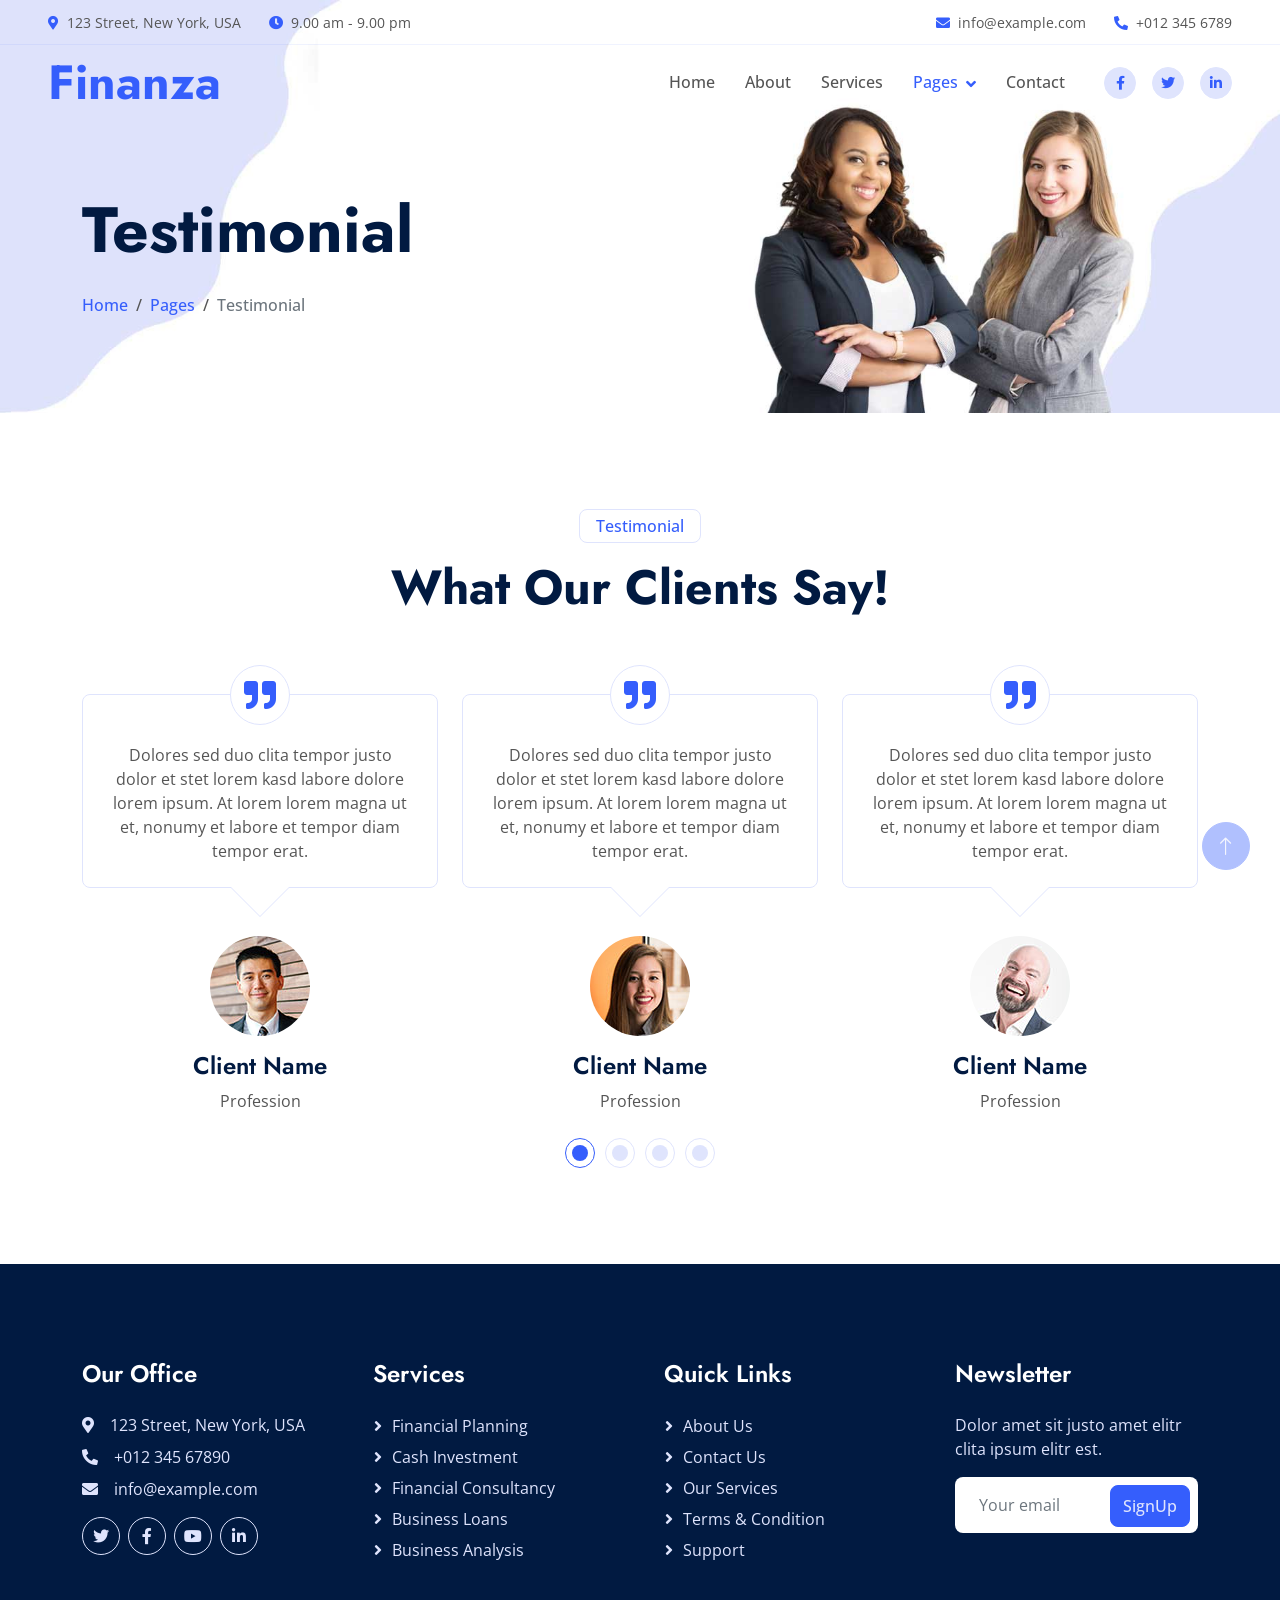
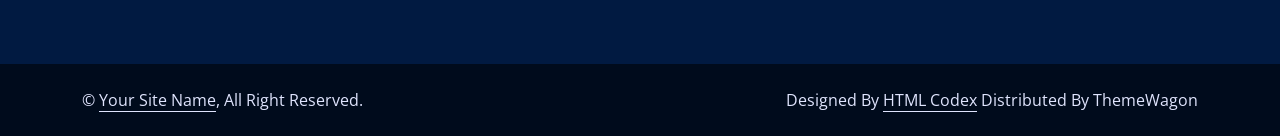
<file: testimonial.html>
<!DOCTYPE html>
<html lang="en">

<head>
    <meta charset="utf-8">
    <title>Finanza - Financial Services Website Template</title>
    <meta content="width=device-width, initial-scale=1.0" name="viewport">
    <meta content="" name="keywords">
    <meta content="" name="description">

    <!-- Favicon -->
    <link href="img/favicon.ico" rel="icon">

    <!-- Google Web Fonts -->
    <link rel="preconnect" href="https://fonts.googleapis.com">
    <link rel="preconnect" href="https://fonts.gstatic.com" crossorigin>
    <link
        href="https://fonts.googleapis.com/css2?family=Jost:wght@500;600;700&family=Open+Sans:wght@400;500&display=swap"
        rel="stylesheet">

    <!-- Icon Font Stylesheet -->
    <link href="https://cdnjs.cloudflare.com/ajax/libs/font-awesome/5.10.0/css/all.min.css" rel="stylesheet">
    <link href="https://cdn.jsdelivr.net/npm/bootstrap-icons@1.4.1/font/bootstrap-icons.css" rel="stylesheet">

    <!-- Libraries Stylesheet -->
    <link href="lib/animate/animate.min.css" rel="stylesheet">
    <link href="lib/owlcarousel/assets/owl.carousel.min.css" rel="stylesheet">

    <!-- Customized Bootstrap Stylesheet -->
    <link href="css/bootstrap.min.css" rel="stylesheet">

    <!-- Template Stylesheet -->
    <link href="css/style.css" rel="stylesheet">
</head>

<body>
    <!-- Spinner Start -->
    <div id="spinner"
        class="show bg-white position-fixed translate-middle w-100 vh-100 top-50 start-50 d-flex align-items-center justify-content-center">
        <div class="spinner-border text-primary" role="status" style="width: 3rem; height: 3rem;"></div>
    </div>
    <!-- Spinner End -->


    <!-- Navbar Start -->
    <div class="container-fluid fixed-top px-0 wow fadeIn" data-wow-delay="0.1s">
        <div class="top-bar row gx-0 align-items-center d-none d-lg-flex">
            <div class="col-lg-6 px-5 text-start">
                <small><i class="fa fa-map-marker-alt text-primary me-2"></i>123 Street, New York, USA</small>
                <small class="ms-4"><i class="fa fa-clock text-primary me-2"></i>9.00 am - 9.00 pm</small>
            </div>
            <div class="col-lg-6 px-5 text-end">
                <small><i class="fa fa-envelope text-primary me-2"></i>info@example.com</small>
                <small class="ms-4"><i class="fa fa-phone-alt text-primary me-2"></i>+012 345 6789</small>
            </div>
        </div>

        <nav class="navbar navbar-expand-lg navbar-light py-lg-0 px-lg-5 wow fadeIn" data-wow-delay="0.1s">
            <a href="index.html" class="navbar-brand ms-4 ms-lg-0">
                <h1 class="display-5 text-primary m-0">Finanza</h1>
            </a>
            <button type="button" class="navbar-toggler me-4" data-bs-toggle="collapse"
                data-bs-target="#navbarCollapse">
                <span class="navbar-toggler-icon"></span>
            </button>
            <div class="collapse navbar-collapse" id="navbarCollapse">
                <div class="navbar-nav ms-auto p-4 p-lg-0">
                    <a href="index.html" class="nav-item nav-link">Home</a>
                    <a href="about.html" class="nav-item nav-link">About</a>
                    <a href="service.html" class="nav-item nav-link">Services</a>
                    <div class="nav-item dropdown">
                        <a href="#" class="nav-link dropdown-toggle active" data-bs-toggle="dropdown">Pages</a>
                        <div class="dropdown-menu border-light m-0">
                            <a href="project.html" class="dropdown-item">Projects</a>
                            <a href="feature.html" class="dropdown-item">Features</a>
                            <a href="team.html" class="dropdown-item">Team Member</a>
                            <a href="testimonial.html" class="dropdown-item active">Testimonial</a>
                            <a href="404.html" class="dropdown-item">404 Page</a>
                        </div>
                    </div>
                    <a href="contact.html" class="nav-item nav-link">Contact</a>
                </div>
                <div class="d-none d-lg-flex ms-2">
                    <a class="btn btn-light btn-sm-square rounded-circle ms-3" href="">
                        <small class="fab fa-facebook-f text-primary"></small>
                    </a>
                    <a class="btn btn-light btn-sm-square rounded-circle ms-3" href="">
                        <small class="fab fa-twitter text-primary"></small>
                    </a>
                    <a class="btn btn-light btn-sm-square rounded-circle ms-3" href="">
                        <small class="fab fa-linkedin-in text-primary"></small>
                    </a>
                </div>
            </div>
        </nav>
    </div>
    <!-- Navbar End -->


    <!-- Page Header Start -->
    <div class="container-fluid page-header mb-5 wow fadeIn" data-wow-delay="0.1s">
        <div class="container">
            <h1 class="display-3 mb-4 animated slideInDown">Testimonial</h1>
            <nav aria-label="breadcrumb animated slideInDown">
                <ol class="breadcrumb mb-0">
                    <li class="breadcrumb-item"><a href="#">Home</a></li>
                    <li class="breadcrumb-item"><a href="#">Pages</a></li>
                    <li class="breadcrumb-item active" aria-current="page">Testimonial</li>
                </ol>
            </nav>
        </div>
    </div>
    <!-- Page Header End -->


    <!-- Testimonial Start -->
    <div class="container-xxl py-5">
        <div class="container">
            <div class="text-center mx-auto wow fadeInUp" data-wow-delay="0.1s" style="max-width: 600px;">
                <p class="d-inline-block border rounded text-primary fw-semi-bold py-1 px-3">Testimonial</p>
                <h1 class="display-5 mb-5">What Our Clients Say!</h1>
            </div>
            <div class="owl-carousel testimonial-carousel wow fadeInUp" data-wow-delay="0.3s">
                <div class="testimonial-item">
                    <div class="testimonial-text border rounded p-4 pt-5 mb-5">
                        <div class="btn-square bg-white border rounded-circle">
                            <i class="fa fa-quote-right fa-2x text-primary"></i>
                        </div>
                        Dolores sed duo clita tempor justo dolor et stet lorem kasd labore dolore lorem ipsum. At lorem
                        lorem magna ut et, nonumy et labore et tempor diam tempor erat.
                    </div>
                    <img class="rounded-circle mb-3" src="img/testimonial-1.jpg" alt="">
                    <h4>Client Name</h4>
                    <span>Profession</span>
                </div>
                <div class="testimonial-item">
                    <div class="testimonial-text border rounded p-4 pt-5 mb-5">
                        <div class="btn-square bg-white border rounded-circle">
                            <i class="fa fa-quote-right fa-2x text-primary"></i>
                        </div>
                        Dolores sed duo clita tempor justo dolor et stet lorem kasd labore dolore lorem ipsum. At lorem
                        lorem magna ut et, nonumy et labore et tempor diam tempor erat.
                    </div>
                    <img class="rounded-circle mb-3" src="img/testimonial-2.jpg" alt="">
                    <h4>Client Name</h4>
                    <span>Profession</span>
                </div>
                <div class="testimonial-item">
                    <div class="testimonial-text border rounded p-4 pt-5 mb-5">
                        <div class="btn-square bg-white border rounded-circle">
                            <i class="fa fa-quote-right fa-2x text-primary"></i>
                        </div>
                        Dolores sed duo clita tempor justo dolor et stet lorem kasd labore dolore lorem ipsum. At lorem
                        lorem magna ut et, nonumy et labore et tempor diam tempor erat.
                    </div>
                    <img class="rounded-circle mb-3" src="img/testimonial-3.jpg" alt="">
                    <h4>Client Name</h4>
                    <span>Profession</span>
                </div>
                <div class="testimonial-item">
                    <div class="testimonial-text border rounded p-4 pt-5 mb-5">
                        <div class="btn-square bg-white border rounded-circle">
                            <i class="fa fa-quote-right fa-2x text-primary"></i>
                        </div>
                        Dolores sed duo clita tempor justo dolor et stet lorem kasd labore dolore lorem ipsum. At lorem
                        lorem magna ut et, nonumy et labore et tempor diam tempor erat.
                    </div>
                    <img class="rounded-circle mb-3" src="img/testimonial-4.jpg" alt="">
                    <h4>Client Name</h4>
                    <span>Profession</span>
                </div>
            </div>
        </div>
    </div>
    <!-- Testimonial End -->


    <!-- Footer Start -->
    <div class="container-fluid bg-dark text-light footer mt-5 py-5 wow fadeIn" data-wow-delay="0.1s">
        <div class="container py-5">
            <div class="row g-5">
                <div class="col-lg-3 col-md-6">
                    <h4 class="text-white mb-4">Our Office</h4>
                    <p class="mb-2"><i class="fa fa-map-marker-alt me-3"></i>123 Street, New York, USA</p>
                    <p class="mb-2"><i class="fa fa-phone-alt me-3"></i>+012 345 67890</p>
                    <p class="mb-2"><i class="fa fa-envelope me-3"></i>info@example.com</p>
                    <div class="d-flex pt-2">
                        <a class="btn btn-square btn-outline-light rounded-circle me-2" href=""><i
                                class="fab fa-twitter"></i></a>
                        <a class="btn btn-square btn-outline-light rounded-circle me-2" href=""><i
                                class="fab fa-facebook-f"></i></a>
                        <a class="btn btn-square btn-outline-light rounded-circle me-2" href=""><i
                                class="fab fa-youtube"></i></a>
                        <a class="btn btn-square btn-outline-light rounded-circle me-2" href=""><i
                                class="fab fa-linkedin-in"></i></a>
                    </div>
                </div>
                <div class="col-lg-3 col-md-6">
                    <h4 class="text-white mb-4">Services</h4>
                    <a class="btn btn-link" href="">Financial Planning</a>
                    <a class="btn btn-link" href="">Cash Investment</a>
                    <a class="btn btn-link" href="">Financial Consultancy</a>
                    <a class="btn btn-link" href="">Business Loans</a>
                    <a class="btn btn-link" href="">Business Analysis</a>
                </div>
                <div class="col-lg-3 col-md-6">
                    <h4 class="text-white mb-4">Quick Links</h4>
                    <a class="btn btn-link" href="">About Us</a>
                    <a class="btn btn-link" href="">Contact Us</a>
                    <a class="btn btn-link" href="">Our Services</a>
                    <a class="btn btn-link" href="">Terms & Condition</a>
                    <a class="btn btn-link" href="">Support</a>
                </div>
                <div class="col-lg-3 col-md-6">
                    <h4 class="text-white mb-4">Newsletter</h4>
                    <p>Dolor amet sit justo amet elitr clita ipsum elitr est.</p>
                    <div class="position-relative w-100">
                        <input class="form-control bg-white border-0 w-100 py-3 ps-4 pe-5" type="text"
                            placeholder="Your email">
                        <button type="button"
                            class="btn btn-primary py-2 position-absolute top-0 end-0 mt-2 me-2">SignUp</button>
                    </div>
                </div>
            </div>
        </div>
    </div>
    <!-- Footer End -->


    <!-- Copyright Start -->
    <div class="container-fluid copyright py-4">
        <div class="container">
            <div class="row">
                <div class="col-md-6 text-center text-md-start mb-3 mb-md-0">
                    &copy; <a class="border-bottom" href="#">Your Site Name</a>, All Right Reserved.
                </div>
                <div class="col-md-6 text-center text-md-end">
                    <!--/*** This template is free as long as you keep the footer author’s credit link/attribution link/backlink. If you'd like to use the template without the footer author’s credit link/attribution link/backlink, you can purchase the Credit Removal License from "https://htmlcodex.com/credit-removal". Thank you for your support. ***/-->
                    Designed By <a class="border-bottom" href="https://htmlcodex.com">HTML Codex</a> Distributed By <a
                        href="https://themewagon.com">ThemeWagon</a>
                </div>
            </div>
        </div>
    </div>
    <!-- Copyright End -->


    <!-- Back to Top -->
    <a href="#" class="btn btn-lg btn-primary btn-lg-square rounded-circle back-to-top"><i
            class="bi bi-arrow-up"></i></a>


    <!-- JavaScript Libraries -->
    <script src="https://code.jquery.com/jquery-3.4.1.min.js"></script>
    <script src="https://cdn.jsdelivr.net/npm/bootstrap@5.0.0/dist/js/bootstrap.bundle.min.js"></script>
    <script src="lib/wow/wow.min.js"></script>
    <script src="lib/easing/easing.min.js"></script>
    <script src="lib/waypoints/waypoints.min.js"></script>
    <script src="lib/owlcarousel/owl.carousel.min.js"></script>
    <script src="lib/counterup/counterup.min.js"></script>

    <!-- Template Javascript -->
    <script src="js/main.js"></script>
</body>

</html>
</file>
<file: css/style.css>
/********** Template CSS **********/
:root {
    --primary: #355EFC;
    --secondary: #E93C05;
    --tertiary: #555555;
    --light: #DFE4FD;
    --dark: #011A41;
}

.back-to-top {
    position: fixed;
    display: none;
    right: 30px;
    bottom: 30px;
    z-index: 99;
}

h1,
.h1,
h2,
.h2,
.fw-bold {
    font-weight: 700 !important;
}

h3,
.h3,
h4,
.h4,
.fw-medium {
    font-weight: 600 !important;
}

h5,
.h5,
h6,
.h6,
.fw-semi-bold {
    font-weight: 500 !important;
}


/*** Spinner ***/
#spinner {
    opacity: 0;
    visibility: hidden;
    transition: opacity .5s ease-out, visibility 0s linear .5s;
    z-index: 99999;
}

#spinner.show {
    transition: opacity .5s ease-out, visibility 0s linear 0s;
    visibility: visible;
    opacity: 1;
}


/*** Button ***/
.btn {
    transition: .5s;
    font-weight: 500;
}

.btn-primary,
.btn-outline-primary:hover {
    color: var(--light);
}

.btn-square {
    width: 38px;
    height: 38px;
}

.btn-sm-square {
    width: 32px;
    height: 32px;
}

.btn-lg-square {
    width: 48px;
    height: 48px;
}

.btn-square,
.btn-sm-square,
.btn-lg-square {
    padding: 0;
    display: flex;
    align-items: center;
    justify-content: center;
    font-weight: normal;
}


/*** Navbar ***/
.fixed-top {
    transition: .5s;
}

.top-bar {
    height: 45px;
    border-bottom: 1px solid rgba(53, 94, 252, .07);
}

.navbar .dropdown-toggle::after {
    border: none;
    content: "\f107";
    font-family: "Font Awesome 5 Free";
    font-weight: 900;
    vertical-align: middle;
    margin-left: 8px;
}

.navbar .navbar-nav .nav-link {
    padding: 25px 15px;
    color: var(--tertiary);
    font-weight: 500;
    outline: none;
}

.navbar .navbar-nav .nav-link:hover,
.navbar .navbar-nav .nav-link.active {
    color: var(--primary);
}

@media (max-width: 991.98px) {
    .navbar .navbar-nav {
        margin-top: 10px;
        border-top: 1px solid rgba(0, 0, 0, .07);
        background: #FFFFFF;
    }

    .navbar .navbar-nav .nav-link {
        padding: 10px 0;
    }
}

@media (min-width: 992px) {
    .navbar .nav-item .dropdown-menu {
        display: block;
        visibility: hidden;
        top: 100%;
        transform: rotateX(-75deg);
        transform-origin: 0% 0%;
        transition: .5s;
        opacity: 0;
    }

    .navbar .nav-item:hover .dropdown-menu {
        transform: rotateX(0deg);
        visibility: visible;
        transition: .5s;
        opacity: 1;
    }
}


/*** Header ***/
.carousel-caption {
    top: 0;
    left: 0;
    right: 0;
    bottom: 0;
    display: flex;
    align-items: center;
    justify-content: center;
    text-align: start;
    z-index: 1;
}

.carousel-control-prev,
.carousel-control-next {
    width: 3rem;
}

.carousel-control-prev-icon,
.carousel-control-next-icon {
    width: 3rem;
    height: 3rem;
    background-color: var(--primary);
    border: 10px solid var(--primary);
}

.carousel-control-prev-icon {
    border-radius: 0 3rem 3rem 0;
}

.carousel-control-next-icon {
    border-radius: 3rem 0 0 3rem;
}

@media (max-width: 768px) {
    #header-carousel .carousel-item {
        position: relative;
        min-height: 450px;
    }
    
    #header-carousel .carousel-item img {
        position: absolute;
        width: 100%;
        height: 100%;
        object-fit: cover;
    }
}

.page-header {
    padding-top: 12rem;
    padding-bottom: 6rem;
    background: url(../img/header.jpg) top left no-repeat;
    background-size: cover;
}

.page-header .breadcrumb-item,
.page-header .breadcrumb-item a {
    font-weight: 500;
}

.page-header .breadcrumb-item+.breadcrumb-item::before {
    color: var(--tertiary);
}


/*** Facts ***/
.facts {
    background: linear-gradient(rgba(53, 94, 252, .95), rgba(53, 94, 252, .95)), url(../img/bg.png);
}


/*** Callback ***/
.callback {
    position: relative;
}

.callback::before {
    position: absolute;
    content: "";
    width: 100%;
    height: 50%;
    top: 0;
    left: 0;
    background: linear-gradient(rgba(53, 94, 252, .95), rgba(53, 94, 252, .95)), url(../img/bg.png);
    z-index: -1;
}


/*** Feature ***/
.feature .feature-box,
.feature .feature-box * {
    transition: .5s;
}

.feature .feature-box:hover {
    background: var(--primary);
    border-color: var(--primary) !important;
}

.feature .feature-box:hover * {
    color: #FFFFFF !important;
}


/*** Service ***/
.service .nav .nav-link {
    transition: .5s;
}

.service .nav .nav-link.active {
    border-color: var(--primary) !important;
    background: var(--primary);
}

.service .nav .nav-link.active h5 {
    color: #FFFFFF !important;
}

.service .nav .nav-link.active h5 i {
    color: #FFFFFF !important;
}


/*** Project ***/
.project-item,
.project-item .project-img {
    position: relative;
}

.project-item .project-img a {
    position: absolute;
    width: 100%;
    height: 100%;
    top: 0;
    left: 0;
    background: rgba(255, 255, 255, .5);
    display: flex;
    align-items: center;
    justify-content: center;
    border-radius: 8px;
    opacity: 0;
    transition: .5s;
}

.project-item:hover .project-img a {
    opacity: 1;
}

.project-item .project-title {
    position: absolute;
    top: 3rem;
    right: 0;
    bottom: 0;
    left: 3rem;
    border: 1px solid var(--light);
    border-radius: 8px;
    display: flex;
    align-items: flex-end;
    padding: 18px;
    z-index: -1;
    transition: .5s;
}

.project-item:hover .project-title {
    background: var(--primary);
    border-color: var(--primary);
}

.project-item .project-title h4 {
    transition: .5s;
}

.project-item:hover .project-title h4 {
    color: #FFFFFF;
}

.project-carousel .owl-nav {
    margin-top: 25px;
    display: flex;
    justify-content: center;
}

.project-carousel .owl-nav .owl-prev,
.project-carousel .owl-nav .owl-next {
    margin: 0 12px;
    width: 45px;
    height: 45px;
    display: flex;
    align-items: center;
    justify-content: center;
    color: var(--primary);
    background: var(--light);
    border-radius: 45px;
    font-size: 22px;
    transition: .5s;
}

.project-carousel .owl-nav .owl-prev:hover,
.project-carousel .owl-nav .owl-next:hover {
    background: var(--primary);
    color: var(--light);
}


/*** Team ***/
.team-item {
    position: relative;
    padding: 4rem 0;
}

.team-item img {
    position: relative;
    z-index: 2;
}

.team-item .team-text {
    position: absolute;
    top: 0;
    right: 3rem;
    bottom: 0;
    left: 3rem;
    padding: 15px;
    border: 1px solid var(--light);
    border-radius: 8px;
    display: flex;
    flex-direction: column;
    align-items: center;
    justify-content: space-between;
    transition: .5s;
    z-index: 1;
}

.team-item:hover .team-text {
    background: var(--primary);
    border-color: var(--primary);
}

.team-item .team-text h4 {
    transition: .5s;
}

.team-item:hover .team-text h4 {
    color: #FFFFFF;
}

.team-item .team-social .btn {
    background: var(--light);
    color: var(--primary);
}

.team-item:hover .team-social .btn {
    background: #FFFFFF;
}

.team-item .team-social .btn:hover {
    background: var(--primary);
    color: var(--light);
}


/*** Testimonial ***/
.testimonial-item {
    position: relative;
    text-align: center;
    padding-top: 30px;
}

.testimonial-item .testimonial-text {
    position: relative;
    text-align: center;
}

.testimonial-item .testimonial-text .btn-square {
    position: absolute;
    width: 60px;
    height: 60px;
    top: -30px;
    left: 50%;
    transform: translateX(-50%);
}

.testimonial-item .testimonial-text::before {
    position: absolute;
    content: "";
    bottom: -60px;
    left: 50%;
    transform: translateX(-50%);
    border: 30px solid;
    border-color: var(--light) transparent transparent transparent;
}

.testimonial-item .testimonial-text::after {
    position: absolute;
    content: "";
    bottom: -59px;
    left: 50%;
    transform: translateX(-50%);
    border: 30px solid;
    border-color: #FFFFFF transparent transparent transparent;
}

.testimonial-carousel .owl-item img {
    margin: 0 auto;
    width: 100px;
    height: 100px;
}

.testimonial-carousel .owl-dots {
    margin-top: 25px;
    display: flex;
    align-items: flex-end;
    justify-content: center;
}

.testimonial-carousel .owl-dot {
    position: relative;
    display: inline-block;
    margin: 0 5px;
    width: 30px;
    height: 30px;
    border: 1px solid var(--light);
    border-radius: 30px;
    transition: .5s;
}

.testimonial-carousel .owl-dot::after {
    position: absolute;
    content: "";
    width: 16px;
    height: 16px;
    top: 6px;
    left: 6px;
    border-radius: 16px;
    background: var(--light);
    transition: .5s;
}

.testimonial-carousel .owl-dot.active {
    border-color: var(--primary);
}

.testimonial-carousel .owl-dot.active::after {
    background: var(--primary);
}


/*** Footer ***/
.footer .btn.btn-link {
    display: block;
    margin-bottom: 5px;
    padding: 0;
    text-align: left;
    color: var(--light);
    font-weight: normal;
    text-transform: capitalize;
    transition: .3s;
}

.footer .btn.btn-link::before {
    position: relative;
    content: "\f105";
    font-family: "Font Awesome 5 Free";
    font-weight: 900;
    margin-right: 10px;
}

.footer .btn.btn-link:hover {
    color: var(--primary);
    letter-spacing: 1px;
    box-shadow: none;
}

.copyright {
    color: var(--light);
    background: #000B1C;
}

.copyright a {
    color: var(--light);
}

.copyright a:hover {
    color: var(--primary);
}
</file>
